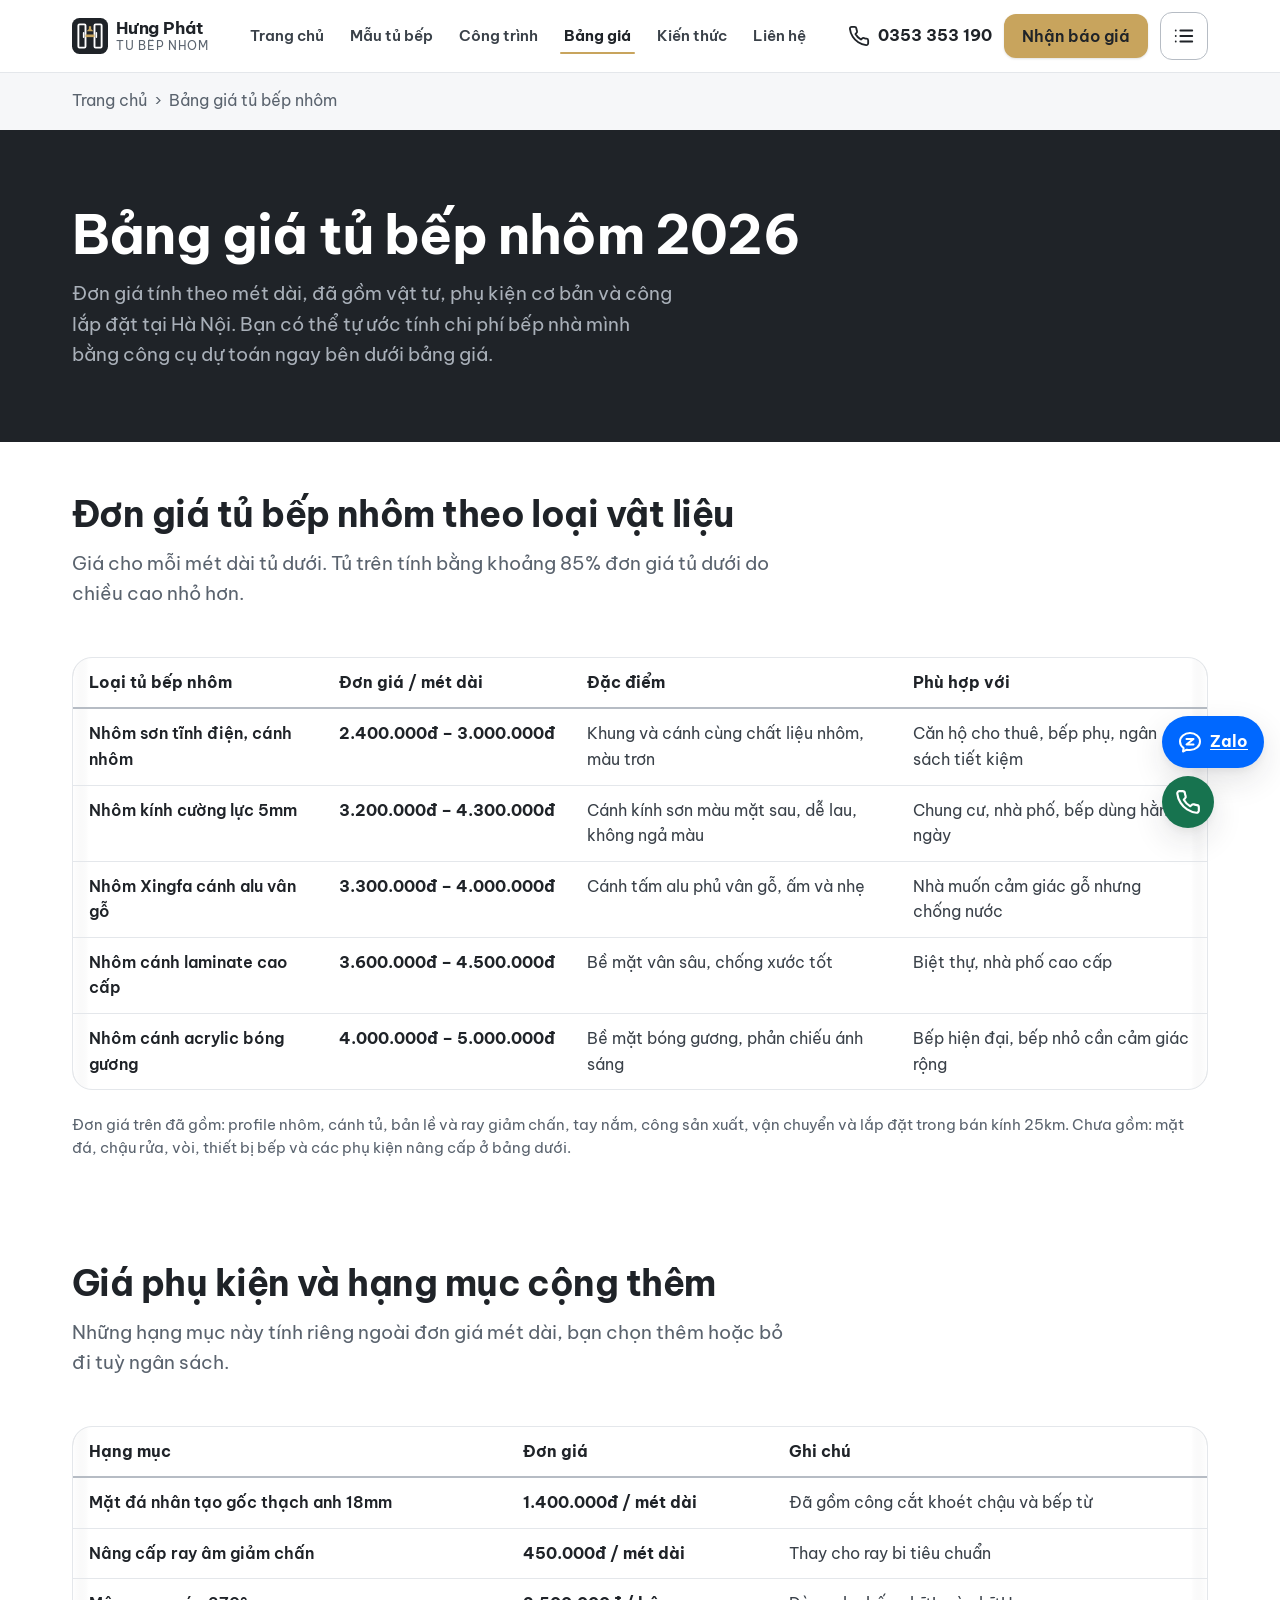
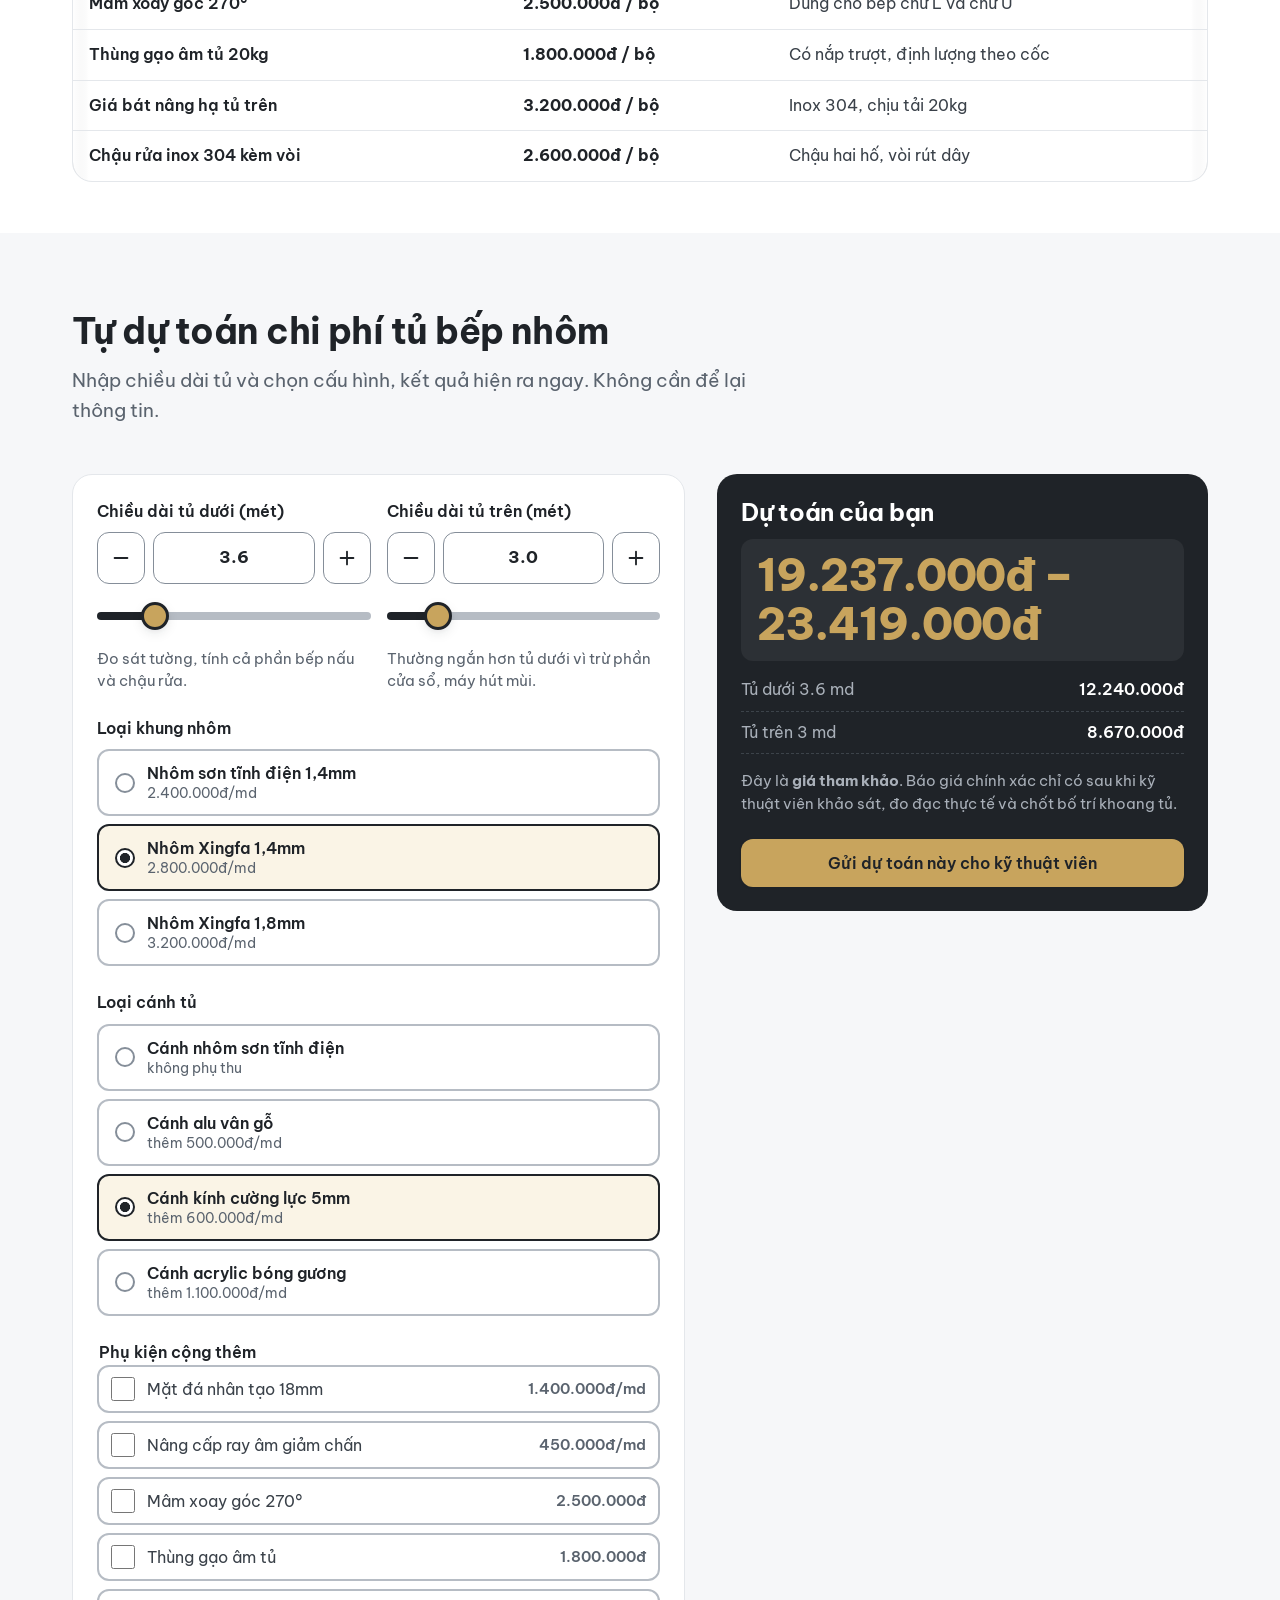
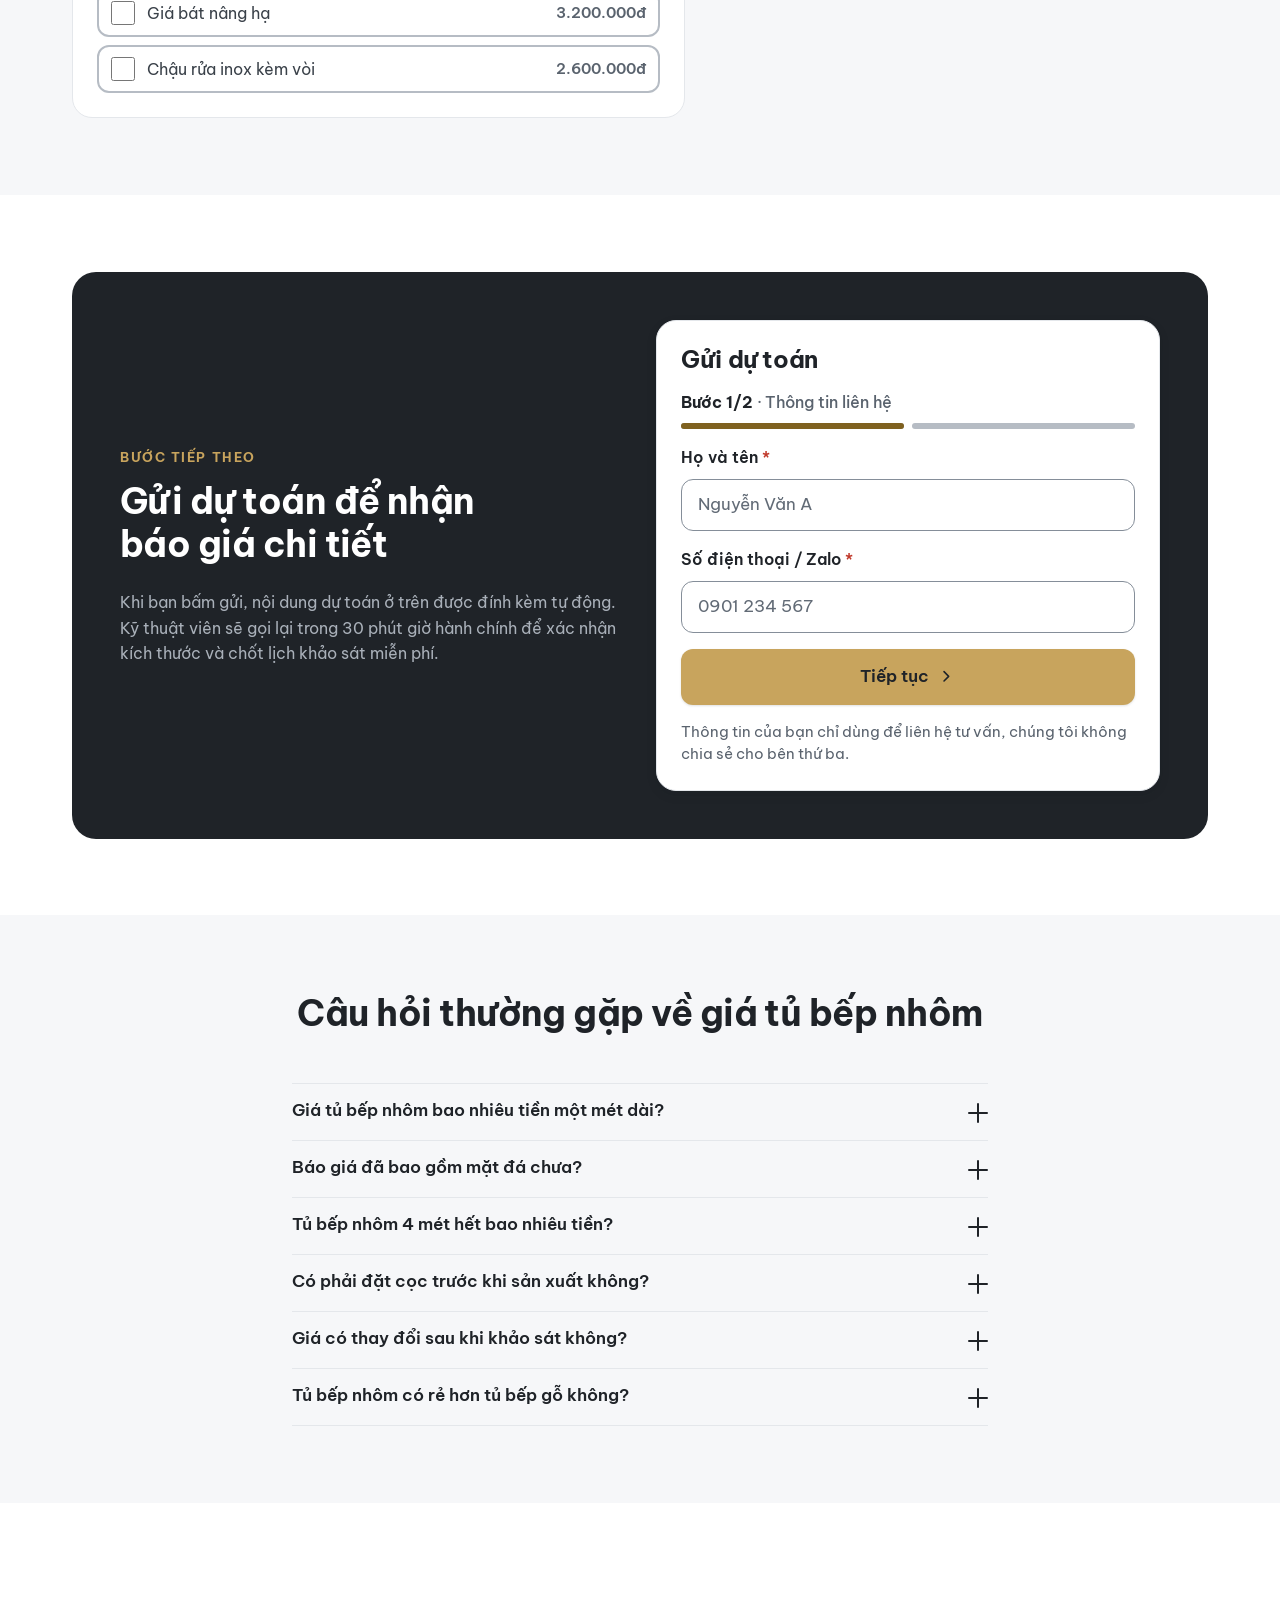
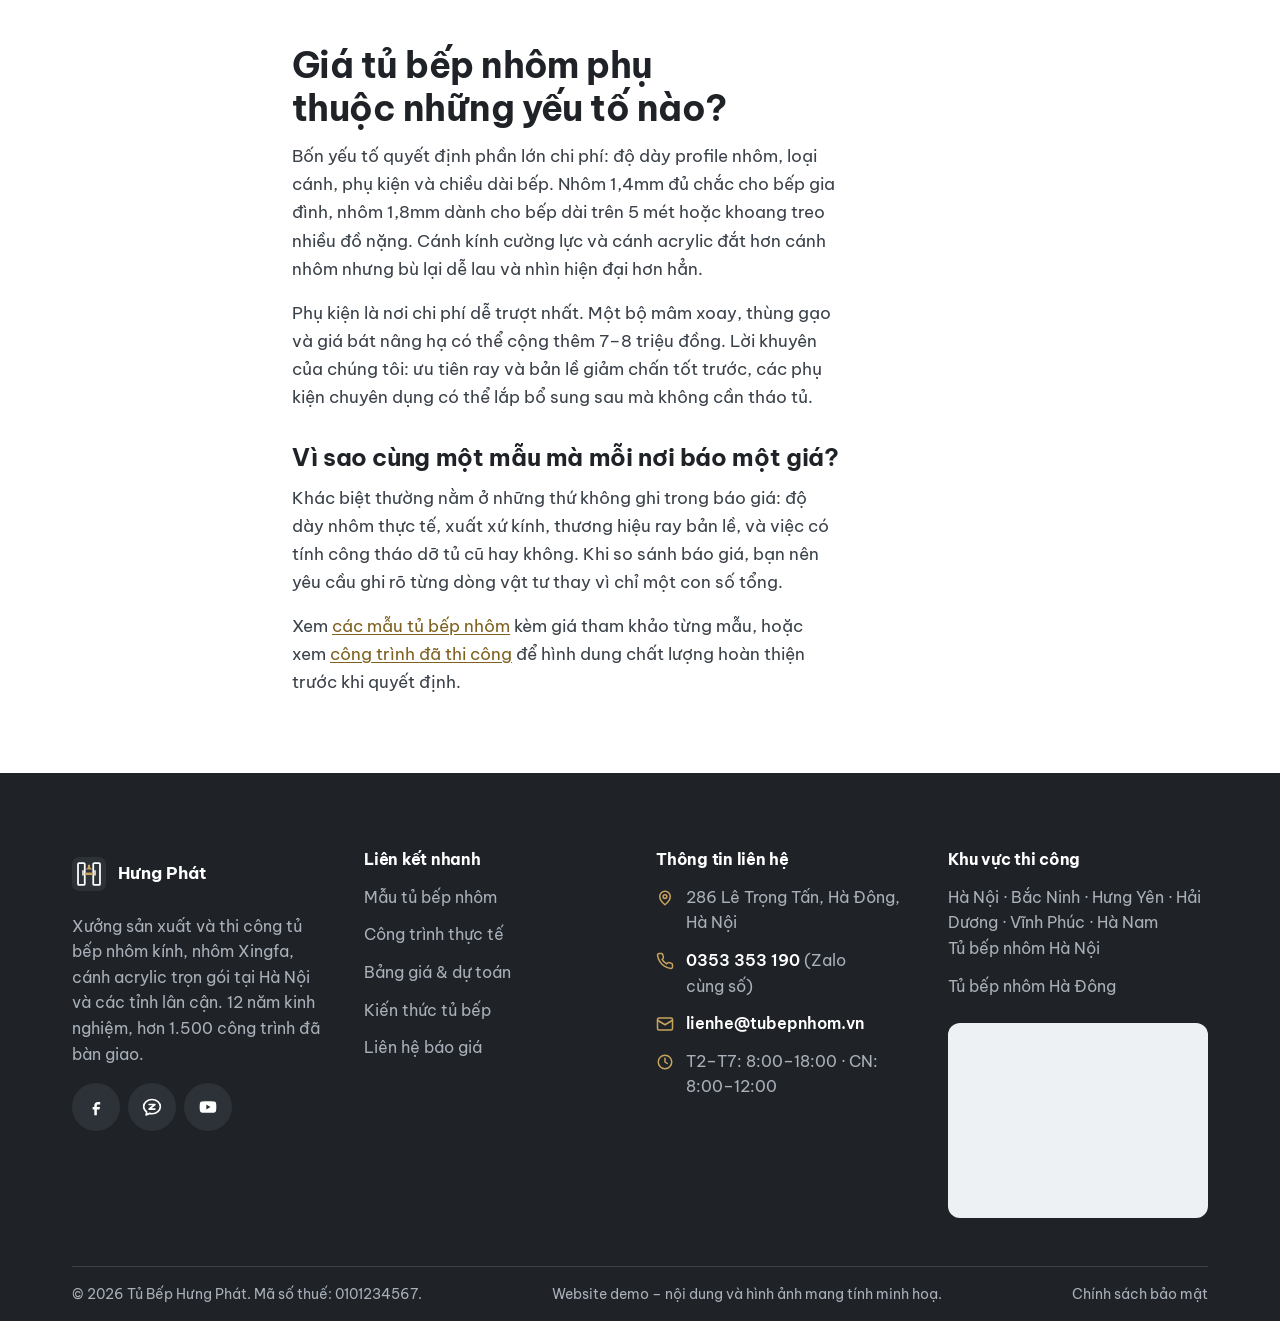
<file: bang-gia/index.html>
<!DOCTYPE html>
<html lang="vi">
<head>
<meta charset="UTF-8">
<meta name="viewport" content="width=device-width, initial-scale=1">

<title>Giá Tủ Bếp Nhôm 2026 | Bảng Giá Chi Tiết Theo Mét Dài</title>
<meta name="description" content="Bảng giá tủ bếp nhôm 2026 theo mét dài: nhôm sơn tĩnh điện từ 2.400.000đ, nhôm kính từ 3.200.000đ, cánh acrylic từ 4.000.000đ. Có công cụ tự dự toán chi phí.">
<link rel="canonical" href="https://tubepnhomhanoi.xyz/bang-gia/">
<meta name="robots" content="index, follow, max-image-preview:large">
<meta name="theme-color" content="#1F2328">

<meta property="og:type" content="website">
<meta property="og:locale" content="vi_VN">
<meta property="og:site_name" content="Tủ Bếp Hưng Phát">
<meta property="og:title" content="Giá Tủ Bếp Nhôm 2026 | Bảng Giá Chi Tiết Theo Mét Dài">
<meta property="og:description" content="Đơn giá tủ bếp nhôm theo từng loại vật liệu và công cụ tự dự toán chi phí bếp nhà bạn trong 30 giây.">
<meta property="og:url" content="https://tubepnhomhanoi.xyz/bang-gia/">
<meta property="og:image" content="https://images.unsplash.com/photo-1600585154340-be6161a56a0c?auto=format&amp;fit=crop&amp;w=1200&amp;h=630&amp;q=75">
<meta property="og:image:width" content="1200">
<meta property="og:image:height" content="630">
<meta property="og:image:alt" content="Tủ bếp nhôm kính hiện đại trong căn hộ">
<meta name="twitter:card" content="summary_large_image">
<meta name="twitter:title" content="Giá Tủ Bếp Nhôm 2026 | Bảng Giá Chi Tiết Theo Mét Dài">
<meta name="twitter:description" content="Đơn giá tủ bếp nhôm theo mét dài và công cụ tự dự toán chi phí.">
<meta name="twitter:image" content="https://images.unsplash.com/photo-1600585154340-be6161a56a0c?auto=format&amp;fit=crop&amp;w=1200&amp;h=630&amp;q=75">

<link rel="icon" href="../assets/icons/favicon.svg" type="image/svg+xml">
<link rel="apple-touch-icon" href="../assets/icons/favicon.svg">
<link rel="preconnect" href="https://fonts.googleapis.com">
<link rel="preconnect" href="https://fonts.gstatic.com" crossorigin>
<link rel="stylesheet" href="https://fonts.googleapis.com/css2?family=Be+Vietnam+Pro:wght@400;500;700&amp;display=swap" media="print" onload="this.media='all'">
<noscript><link rel="stylesheet" href="https://fonts.googleapis.com/css2?family=Be+Vietnam+Pro:wght@400;500;700&amp;display=swap"></noscript>
<link rel="stylesheet" href="../assets/css/style.min.css?v=98edd970">

<!-- Đánh dấu "JS đang chạy" để CSS bật nút menu mobile (tắt JS thì nút được ẩn, điều hướng bằng menu chân trang). -->
<script>document.documentElement.classList.add('js');
// Dự phòng: sau 4 giây mà main.js chưa chạy (window.KT chưa có) thì thêm html.js-fail để CSS trả lại form dạng đầy đủ.
setTimeout(function(){ if (!window.KT) document.documentElement.classList.add('js-fail'); }, 4000);</script>

<!--
  LƯU Ý HIỆU NĂNG: trang này là trang công cụ, nội dung chủ yếu là bảng và form.
  Vì vậy KHÔNG tải GSAP / ScrollTrigger / Lenis và KHÔNG dùng hiệu ứng cuộn,
  cũng không thêm class "js-anim" → nội dung hiển thị ngay, JS chỉ còn ~8KB.
-->

<script type="application/ld+json">
{
  "@context": "https://schema.org",
  "@graph": [
    {
      "@type": "HomeAndConstructionBusiness",
      "@id": "https://tubepnhomhanoi.xyz/#business",
      "name": "Tủ Bếp Hưng Phát",
      "url": "https://tubepnhomhanoi.xyz/",
      "telephone": "+84353353190",
      "email": "lienhe@tubepnhom.vn",
      "priceRange": "2.400.000đ - 5.500.000đ/mét dài",
      "address": {
        "@type": "PostalAddress",
        "streetAddress": "286 Lê Trọng Tấn",
        "addressLocality": "Hà Đông",
        "addressRegion": "Hà Nội",
        "postalCode": "100000",
        "addressCountry": "VN"
      },
      "geo": { "@type": "GeoCoordinates", "latitude": 20.9678555, "longitude": 105.7555075 },
      "areaServed": [
        { "@type": "City", "name": "Hà Nội" }, { "@type": "City", "name": "Bắc Ninh" },
        { "@type": "City", "name": "Hưng Yên" }, { "@type": "City", "name": "Hải Dương" },
        { "@type": "City", "name": "Vĩnh Phúc" }, { "@type": "City", "name": "Hà Nam" }
      ],
      "openingHoursSpecification": [
        { "@type": "OpeningHoursSpecification", "dayOfWeek": ["Monday","Tuesday","Wednesday","Thursday","Friday","Saturday"], "opens": "08:00", "closes": "18:00" },
        { "@type": "OpeningHoursSpecification", "dayOfWeek": "Sunday", "opens": "08:00", "closes": "12:00" }
      ]
    },
    {
      "@type": "BreadcrumbList",
      "itemListElement": [
        { "@type": "ListItem", "position": 1, "name": "Trang chủ", "item": "https://tubepnhomhanoi.xyz/" },
        { "@type": "ListItem", "position": 2, "name": "Bảng giá tủ bếp nhôm", "item": "https://tubepnhomhanoi.xyz/bang-gia/" }
      ]
    },
    {
      "@type": "FAQPage",
      "mainEntity": [
        {
          "@type": "Question",
          "name": "Giá tủ bếp nhôm bao nhiêu tiền một mét dài?",
          "acceptedAnswer": { "@type": "Answer", "text": "Tủ bếp nhôm sơn tĩnh điện từ 2.400.000đ/md, tủ bếp nhôm cánh alu từ 3.300.000đ/md, tủ bếp nhôm kính cường lực từ 3.200.000đ/md và cánh acrylic bóng gương từ 4.000.000đ/md. Giá đã gồm vật tư, phụ kiện cơ bản và công lắp đặt, chưa gồm mặt đá." }
        },
        {
          "@type": "Question",
          "name": "Báo giá tủ bếp nhôm đã bao gồm mặt đá chưa?",
          "acceptedAnswer": { "@type": "Answer", "text": "Chưa. Mặt đá nhân tạo gốc thạch anh dày 18mm được tính riêng, khoảng 1.400.000đ cho mỗi mét dài tủ dưới, đã gồm công cắt khoét chậu và bếp từ." }
        },
        {
          "@type": "Question",
          "name": "Tủ bếp nhôm 4 mét hết bao nhiêu tiền?",
          "acceptedAnswer": { "@type": "Answer", "text": "Một bếp chữ I dài 4 mét có đủ tủ trên và tủ dưới, khung nhôm Xingfa 1,4mm, cánh kính cường lực, thường rơi vào khoảng 25 đến 32 triệu đồng chưa gồm mặt đá. Bạn có thể dùng công cụ dự toán trên trang này để tính nhanh theo cấu hình của mình." }
        },
        {
          "@type": "Question",
          "name": "Có phải đặt cọc trước khi sản xuất không?",
          "acceptedAnswer": { "@type": "Answer", "text": "Có. Khách hàng đặt cọc 50% sau khi duyệt bản vẽ 3D, thanh toán 45% khi lắp đặt xong và giữ lại 5% trong 7 ngày chạy thử. Khảo sát và bản vẽ 3D hoàn toàn miễn phí." }
        },
        {
          "@type": "Question",
          "name": "Giá có thay đổi sau khi khảo sát không?",
          "acceptedAnswer": { "@type": "Answer", "text": "Giá trong hợp đồng là giá cuối cùng. Con số ước tính trên website chỉ dùng để tham khảo ngân sách; sau khi đo đạc thực tế, chúng tôi gửi bảng giá chi tiết từng hạng mục và không phát sinh nếu bạn không đổi thiết kế." }
        },
        {
          "@type": "Question",
          "name": "Tủ bếp nhôm có rẻ hơn tủ bếp gỗ không?",
          "acceptedAnswer": { "@type": "Answer", "text": "Ở cùng phân khúc, tủ bếp nhôm thường rẻ hơn tủ bếp gỗ tự nhiên từ 30% đến 50% và tương đương hoặc rẻ hơn một chút so với gỗ công nghiệp phủ acrylic, nhưng không bị phồng chân tủ khi ngấm nước." }
        }
      ]
    }
  ]
}
</script>
</head>

<body>
<svg class="sprite" width="0" height="0" aria-hidden="true" focusable="false">
  <symbol id="i-phone" viewBox="0 0 24 24"><path d="M22 16.9v3a2 2 0 0 1-2.2 2 19.8 19.8 0 0 1-8.6-3.1 19.5 19.5 0 0 1-6-6A19.8 19.8 0 0 1 2.1 4.2 2 2 0 0 1 4.1 2h3a2 2 0 0 1 2 1.7c.1 1 .4 1.9.7 2.8a2 2 0 0 1-.5 2.1L8.1 9.9a16 16 0 0 0 6 6l1.3-1.2a2 2 0 0 1 2.1-.5c.9.3 1.8.6 2.8.7a2 2 0 0 1 1.7 2Z"/></symbol>
  <symbol id="i-zalo" viewBox="0 0 24 24"><path d="M12 3C6.5 3 2 6.8 2 11.5c0 2.6 1.4 4.9 3.6 6.5L5 21.5l3.8-1.8c1 .3 2.1.4 3.2.4 5.5 0 10-3.8 10-8.6S17.5 3 12 3Z"/><path d="M8.5 9h7l-7 5.5h7"/></symbol>
  <symbol id="i-quote" viewBox="0 0 24 24"><path d="M9 3h6a1 1 0 0 1 1 1v1H8V4a1 1 0 0 1 1-1Z"/><path d="M16 5h2a2 2 0 0 1 2 2v13a2 2 0 0 1-2 2H6a2 2 0 0 1-2-2V7a2 2 0 0 1 2-2h2"/><path d="M8 12h8M8 16h5"/></symbol>
  <symbol id="i-menu" viewBox="0 0 24 24"><path d="M4 6h16M4 12h16M4 18h16"/></symbol>
  <symbol id="i-close" viewBox="0 0 24 24"><path d="M18 6 6 18M6 6l12 12"/></symbol>
  <symbol id="i-chevron-down" viewBox="0 0 24 24"><path d="m6 9 6 6 6-6"/></symbol>
  <symbol id="i-chevron-right" viewBox="0 0 24 24"><path d="m9 18 6-6-6-6"/></symbol>
  <symbol id="i-chevron-left" viewBox="0 0 24 24"><path d="m15 18-6-6 6-6"/></symbol>
  <symbol id="i-arrow-up" viewBox="0 0 24 24"><path d="M12 19V5M5 12l7-7 7 7"/></symbol>
  <symbol id="i-plus" viewBox="0 0 24 24"><path d="M12 5v14M5 12h14"/></symbol>
  <symbol id="i-minus" viewBox="0 0 24 24"><path d="M5 12h14"/></symbol>
  <symbol id="i-trash" viewBox="0 0 24 24"><path d="M3 6h18M8 6V4a1 1 0 0 1 1-1h6a1 1 0 0 1 1 1v2M19 6l-1 14a2 2 0 0 1-2 2H8a2 2 0 0 1-2-2L5 6M10 11v6M14 11v6"/></symbol>
  <symbol id="i-check" viewBox="0 0 24 24"><path d="M5 12.5 9.5 17 19 7"/></symbol>
  <symbol id="i-list" viewBox="0 0 24 24"><path d="M8 6h13M8 12h13M8 18h13M3 6h.01M3 12h.01M3 18h.01"/></symbol>
  <symbol id="i-filter" viewBox="0 0 24 24"><path d="M3 5h18l-7 8.5V20l-4-2v-4.5L3 5Z"/></symbol>
  <symbol id="i-pin" viewBox="0 0 24 24"><path d="M12 21s7-5.6 7-11a7 7 0 1 0-14 0c0 5.4 7 11 7 11Z"/><circle cx="12" cy="10" r="2.5"/></symbol>
  <symbol id="i-clock" viewBox="0 0 24 24"><circle cx="12" cy="12" r="9"/><path d="M12 7v5l3 2"/></symbol>
  <symbol id="i-star" viewBox="0 0 24 24"><path d="m12 3 2.7 5.6 6.1.9-4.4 4.3 1 6.1L12 17l-5.4 2.9 1-6.1L3.2 9.5l6.1-.9L12 3Z"/></symbol>
  <symbol id="i-image" viewBox="0 0 24 24"><rect x="3" y="4" width="18" height="16" rx="2"/><circle cx="9" cy="10" r="1.5"/><path d="m21 16-5-5-9 9"/></symbol>
  <symbol id="i-ruler" viewBox="0 0 24 24"><path d="M3 17 17 3l4 4L7 21l-4-4Z"/><path d="m7 13 2 2M10 10l2 2M13 7l2 2"/></symbol>
  <symbol id="i-mail" viewBox="0 0 24 24"><rect x="2" y="4" width="20" height="16" rx="2"/><path d="m2 7 10 6 10-6"/></symbol>
  <symbol id="i-facebook" viewBox="0 0 24 24"><path fill="currentColor" stroke="none" d="M14 9h3V6h-3c-2.2 0-4 1.8-4 4v2H8v3h2v7h3v-7h3l1-3h-4v-2c0-.6.4-1 1-1Z"/></symbol>
  <symbol id="i-youtube" viewBox="0 0 24 24"><path fill="currentColor" stroke="none" d="M22 12s0-3.2-.4-4.7a2.5 2.5 0 0 0-1.8-1.8C18.3 5 12 5 12 5s-6.3 0-7.8.5A2.5 2.5 0 0 0 2.4 7.3C2 8.8 2 12 2 12s0 3.2.4 4.7a2.5 2.5 0 0 0 1.8 1.8C5.7 19 12 19 12 19s6.3 0 7.8-.5a2.5 2.5 0 0 0 1.8-1.8C22 15.2 22 12 22 12ZM10 15V9l5 3-5 3Z"/></symbol>
</svg>
<a class="skip-link" href="#main">Bỏ qua, tới nội dung chính</a>

<header class="header">
  <div class="container header__inner">
    <a class="header__logo" href="../index.html" aria-label="Tủ Bếp Hưng Phát – về trang chủ">
      <svg viewBox="0 0 96 96" fill="none" aria-hidden="true" focusable="false"><rect width="96" height="96" rx="20" fill="#1F2328"/><rect x="17" y="17" width="19" height="62" rx="3" fill="none" stroke="#fff" stroke-width="5"/><rect x="60" y="17" width="19" height="62" rx="3" fill="none" stroke="#fff" stroke-width="5"/><path d="M31 39v12M65 39v12" stroke="#fff" stroke-width="4" stroke-linecap="round"/><rect x="36" y="44" width="24" height="7" fill="#C8A45D"/><path d="M45 22h6v7l6 6H39l6-6z" fill="#C8A45D"/></svg>
      <span class="header__logo-text">
        <span class="header__logo-name">Hưng Phát</span>
        <span class="header__logo-tag">Tủ bếp nhôm</span>
      </span>
    </a>

    <nav class="nav" id="main-nav" aria-label="Điều hướng chính">
      <ul class="nav__list">
        <li><a class="nav__link" href="../index.html">Trang chủ</a></li>
        <li><a class="nav__link" href="../mau-tu-bep/index.html">Mẫu tủ bếp</a></li>
        <li><a class="nav__link" href="../cong-trinh/index.html">Công trình</a></li>
        <li><a class="nav__link" href="../bang-gia/index.html" aria-current="page">Bảng giá</a></li>
        <li><a class="nav__link" href="../kien-thuc/index.html">Kiến thức</a></li>
        <li><a class="nav__link" href="../lien-he/index.html">Liên hệ</a></li>
      </ul>
      <div class="nav__cta">
        <a class="btn btn--outline btn--block" href="tel:0353353190"><svg class="icon" aria-hidden="true" focusable="false"><use href="#i-phone"/></svg> Gọi 0353 353 190</a>
        <a class="btn btn--outline btn--block" href="https://zalo.me/0353353190" target="_blank" rel="noopener"><svg class="icon" aria-hidden="true" focusable="false"><use href="#i-zalo"/></svg> Nhắn Zalo</a>
        <a class="btn btn--primary btn--block" href="../lien-he/index.html"><svg class="icon" aria-hidden="true" focusable="false"><use href="#i-quote"/></svg> Nhận báo giá</a>
      </div>
    </nav>

    <div class="header__actions">
      <a class="header__phone" href="tel:0353353190">
        <svg class="icon" aria-hidden="true" focusable="false"><use href="#i-phone"/></svg>
        <span>0353 353 190</span>
      </a>
      <a class="btn btn--primary" href="../lien-he/index.html">Nhận báo giá</a>
      <button class="quote-btn" type="button" data-quote-open aria-controls="quote-drawer" aria-expanded="false">
        <svg class="icon" aria-hidden="true" focusable="false"><use href="#i-list"/></svg>
        <span class="sr-only quote-btn__label">Danh sách báo giá</span>
        <span class="quote-btn__count" data-quote-count hidden>0</span>
      </button>
      <button class="nav-toggle" type="button" aria-expanded="false" aria-controls="main-nav" aria-label="Mở menu điều hướng">
        <span class="nav-toggle__bars" aria-hidden="true"></span>
      </button>
    </div>
  </div>
</header>
<div class="nav-overlay" aria-hidden="true"></div>

<main id="main" class="page" tabindex="-1">

  <nav class="breadcrumb" aria-label="Đường dẫn">
    <div class="container">
      <ol class="breadcrumb__list">
        <li class="breadcrumb__item"><a href="../index.html">Trang chủ</a></li>
        <li class="breadcrumb__item" aria-current="page">Bảng giá tủ bếp nhôm</li>
      </ol>
    </div>
  </nav>

  <section class="page-hero">
    <div class="container">
      <h1 class="page-hero__title">Bảng giá tủ bếp nhôm 2026</h1>
      <p class="page-hero__desc">
        Đơn giá tính theo mét dài, đã gồm vật tư, phụ kiện cơ bản và công lắp đặt tại Hà Nội.
        Bạn có thể tự ước tính chi phí bếp nhà mình bằng công cụ dự toán ngay bên dưới bảng giá.
      </p>
    </div>
  </section>

  <!-- ===================== BẢNG ĐƠN GIÁ ===================== -->
  <section class="section section--tight">
    <div class="container">
      <div class="section__head">
        <h2 class="section__title">Đơn giá tủ bếp nhôm theo loại vật liệu</h2>
        <p class="section__desc">Giá cho mỗi mét dài tủ dưới. Tủ trên tính bằng khoảng 85% đơn giá tủ dưới do chiều cao nhỏ hơn.</p>
      </div>

      <div class="table-wrap" tabindex="0" role="region" aria-label="Bảng đơn giá tủ bếp nhôm theo loại vật liệu, cuộn ngang để xem đủ cột">
        <table class="table table--cards" role="table">
          <caption class="sr-only">Bảng đơn giá tủ bếp nhôm theo loại vật liệu, tính trên mỗi mét dài</caption>
          <thead>
            <tr>
              <th scope="col" role="columnheader">Loại tủ bếp nhôm</th>
              <th scope="col" role="columnheader">Đơn giá / mét dài</th>
              <th scope="col" role="columnheader">Đặc điểm</th>
              <th scope="col" role="columnheader">Phù hợp với</th>
            </tr>
          </thead>
          <tbody>
            <tr role="row">
              <th scope="row" role="rowheader">Nhôm sơn tĩnh điện, cánh nhôm</th>
              <td class="table__price" role="cell" data-label="Đơn giá / mét dài">2.400.000đ – 3.000.000đ</td>
              <td role="cell" data-label="Đặc điểm">Khung và cánh cùng chất liệu nhôm, màu trơn</td>
              <td role="cell" data-label="Phù hợp với">Căn hộ cho thuê, bếp phụ, ngân sách tiết kiệm</td>
            </tr>
            <tr role="row">
              <th scope="row" role="rowheader">Nhôm kính cường lực 5mm</th>
              <td class="table__price" role="cell" data-label="Đơn giá / mét dài">3.200.000đ – 4.300.000đ</td>
              <td role="cell" data-label="Đặc điểm">Cánh kính sơn màu mặt sau, dễ lau, không ngả màu</td>
              <td role="cell" data-label="Phù hợp với">Chung cư, nhà phố, bếp dùng hằng ngày</td>
            </tr>
            <tr role="row">
              <th scope="row" role="rowheader">Nhôm Xingfa cánh alu vân gỗ</th>
              <td class="table__price" role="cell" data-label="Đơn giá / mét dài">3.300.000đ – 4.000.000đ</td>
              <td role="cell" data-label="Đặc điểm">Cánh tấm alu phủ vân gỗ, ấm và nhẹ</td>
              <td role="cell" data-label="Phù hợp với">Nhà muốn cảm giác gỗ nhưng chống nước</td>
            </tr>
            <tr role="row">
              <th scope="row" role="rowheader">Nhôm cánh laminate cao cấp</th>
              <td class="table__price" role="cell" data-label="Đơn giá / mét dài">3.600.000đ – 4.500.000đ</td>
              <td role="cell" data-label="Đặc điểm">Bề mặt vân sâu, chống xước tốt</td>
              <td role="cell" data-label="Phù hợp với">Biệt thự, nhà phố cao cấp</td>
            </tr>
            <tr role="row">
              <th scope="row" role="rowheader">Nhôm cánh acrylic bóng gương</th>
              <td class="table__price" role="cell" data-label="Đơn giá / mét dài">4.000.000đ – 5.000.000đ</td>
              <td role="cell" data-label="Đặc điểm">Bề mặt bóng gương, phản chiếu ánh sáng</td>
              <td role="cell" data-label="Phù hợp với">Bếp hiện đại, bếp nhỏ cần cảm giác rộng</td>
            </tr>
          </tbody>
        </table>
      </div>

      <p class="form__consent mt-5">
        Đơn giá trên đã gồm: profile nhôm, cánh tủ, bản lề và ray giảm chấn, tay nắm, công sản xuất, vận chuyển và lắp đặt trong bán kính 25km.
        Chưa gồm: mặt đá, chậu rửa, vòi, thiết bị bếp và các phụ kiện nâng cấp ở bảng dưới.
      </p>
    </div>
  </section>

  <!-- ===================== PHỤ KIỆN & HẠNG MỤC THÊM ===================== -->
  <section class="section section--tight">
    <div class="container">
      <div class="section__head">
        <h2 class="section__title">Giá phụ kiện và hạng mục cộng thêm</h2>
        <p class="section__desc">Những hạng mục này tính riêng ngoài đơn giá mét dài, bạn chọn thêm hoặc bỏ đi tuỳ ngân sách.</p>
      </div>

      <div class="table-wrap" tabindex="0" role="region" aria-label="Bảng giá phụ kiện và hạng mục cộng thêm, cuộn ngang để xem đủ cột">
        <table class="table table--cards" role="table">
          <caption class="sr-only">Bảng giá phụ kiện và hạng mục cộng thêm cho tủ bếp nhôm</caption>
          <thead>
            <tr>
              <th scope="col" role="columnheader">Hạng mục</th>
              <th scope="col" role="columnheader">Đơn giá</th>
              <th scope="col" role="columnheader">Ghi chú</th>
            </tr>
          </thead>
          <tbody>
            <tr role="row"><th scope="row" role="rowheader">Mặt đá nhân tạo gốc thạch anh 18mm</th><td class="table__price" role="cell" data-label="Đơn giá">1.400.000đ / mét dài</td><td role="cell" data-label="Ghi chú">Đã gồm công cắt khoét chậu và bếp từ</td></tr>
            <tr role="row"><th scope="row" role="rowheader">Nâng cấp ray âm giảm chấn</th><td class="table__price" role="cell" data-label="Đơn giá">450.000đ / mét dài</td><td role="cell" data-label="Ghi chú">Thay cho ray bi tiêu chuẩn</td></tr>
            <tr role="row"><th scope="row" role="rowheader">Mâm xoay góc 270°</th><td class="table__price" role="cell" data-label="Đơn giá">2.500.000đ / bộ</td><td role="cell" data-label="Ghi chú">Dùng cho bếp chữ L và chữ U</td></tr>
            <tr role="row"><th scope="row" role="rowheader">Thùng gạo âm tủ 20kg</th><td class="table__price" role="cell" data-label="Đơn giá">1.800.000đ / bộ</td><td role="cell" data-label="Ghi chú">Có nắp trượt, định lượng theo cốc</td></tr>
            <tr role="row"><th scope="row" role="rowheader">Giá bát nâng hạ tủ trên</th><td class="table__price" role="cell" data-label="Đơn giá">3.200.000đ / bộ</td><td role="cell" data-label="Ghi chú">Inox 304, chịu tải 20kg</td></tr>
            <tr role="row"><th scope="row" role="rowheader">Chậu rửa inox 304 kèm vòi</th><td class="table__price" role="cell" data-label="Đơn giá">2.600.000đ / bộ</td><td role="cell" data-label="Ghi chú">Chậu hai hố, vòi rút dây</td></tr>
          </tbody>
        </table>
      </div>
    </div>
  </section>

  <!-- ===================== CÔNG CỤ DỰ TOÁN ===================== -->
  <section class="section section--soft" id="du-toan">
    <div class="container">
      <div class="section__head">
        <h2 class="section__title">Tự dự toán chi phí tủ bếp nhôm</h2>
        <p class="section__desc">Nhập chiều dài tủ và chọn cấu hình, kết quả hiện ra ngay. Không cần để lại thông tin.</p>
      </div>

      <div class="estimator">
        <!-- Công cụ tính tại chỗ, không gửi dữ liệu đi đâu -->
        <form class="estimator__panel" id="estimator" novalidate>
          <div class="form__row">
            <div class="field">
              <label class="field__label" for="est-lower">Chiều dài tủ dưới (mét)</label>
              <input class="field__control" type="number" id="est-lower" name="lower" min="0" max="20" step="0.1" value="3.6" inputmode="decimal">
              <p class="field__hint">Đo sát tường, tính cả phần bếp nấu và chậu rửa.</p>
            </div>
            <div class="field">
              <label class="field__label" for="est-upper">Chiều dài tủ trên (mét)</label>
              <input class="field__control" type="number" id="est-upper" name="upper" min="0" max="20" step="0.1" value="3.0" inputmode="decimal">
              <p class="field__hint">Thường ngắn hơn tủ dưới vì trừ phần cửa sổ, máy hút mùi.</p>
            </div>
          </div>

          <div class="field">
            <label class="field__label" for="est-frame">Loại khung nhôm</label>
            <select class="field__control" id="est-frame" name="frame" data-choice="split">
              <option value="son-tinh-dien" data-price="2400000">Nhôm sơn tĩnh điện 1,4mm – 2.400.000đ/md</option>
              <option value="xingfa-14" data-price="2800000" selected>Nhôm Xingfa 1,4mm – 2.800.000đ/md</option>
              <option value="xingfa-18" data-price="3200000">Nhôm Xingfa 1,8mm – 3.200.000đ/md</option>
            </select>
          </div>

          <div class="field">
            <label class="field__label" for="est-door">Loại cánh tủ</label>
            <select class="field__control" id="est-door" name="door" data-choice="split">
              <option value="canh-nhom" data-price="0">Cánh nhôm sơn tĩnh điện – không phụ thu</option>
              <option value="canh-alu" data-price="500000">Cánh alu vân gỗ – thêm 500.000đ/md</option>
              <option value="canh-kinh" data-price="600000" selected>Cánh kính cường lực 5mm – thêm 600.000đ/md</option>
              <option value="canh-acrylic" data-price="1100000">Cánh acrylic bóng gương – thêm 1.100.000đ/md</option>
            </select>
          </div>

          <fieldset class="field" style="border:0;padding:0;margin:0">
            <legend class="field__label">Phụ kiện cộng thêm</legend>
            <div class="checkbox-group">
              <label class="checkbox">
                <input type="checkbox" name="extra" data-price="1400000" data-unit="md" data-label="Mặt đá nhân tạo 18mm">
                Mặt đá nhân tạo 18mm <span class="checkbox__price">1.400.000đ/md</span>
              </label>
              <label class="checkbox">
                <input type="checkbox" name="extra" data-price="450000" data-unit="md" data-label="Nâng cấp ray âm giảm chấn">
                Nâng cấp ray âm giảm chấn <span class="checkbox__price">450.000đ/md</span>
              </label>
              <label class="checkbox">
                <input type="checkbox" name="extra" data-price="2500000" data-label="Mâm xoay góc 270°">
                Mâm xoay góc 270° <span class="checkbox__price">2.500.000đ</span>
              </label>
              <label class="checkbox">
                <input type="checkbox" name="extra" data-price="1800000" data-label="Thùng gạo âm tủ">
                Thùng gạo âm tủ <span class="checkbox__price">1.800.000đ</span>
              </label>
              <label class="checkbox">
                <input type="checkbox" name="extra" data-price="3200000" data-label="Giá bát nâng hạ">
                Giá bát nâng hạ <span class="checkbox__price">3.200.000đ</span>
              </label>
              <label class="checkbox">
                <input type="checkbox" name="extra" data-price="2600000" data-label="Chậu rửa inox kèm vòi">
                Chậu rửa inox kèm vòi <span class="checkbox__price">2.600.000đ</span>
              </label>
            </div>
          </fieldset>
        </form>

        <aside class="estimator__result" aria-label="Kết quả dự toán">
          <h3>Dự toán của bạn</h3>
          <p class="estimator__total" id="est-total">0đ</p>
          <ul class="estimator__breakdown" id="est-breakdown">
            <li><span>Chưa nhập kích thước</span><span>—</span></li>
          </ul>
          <p class="estimator__note">
            Đây là <strong>giá tham khảo</strong>. Báo giá chính xác chỉ có sau khi kỹ thuật viên khảo sát,
            đo đạc thực tế và chốt bố trí khoang tủ.
          </p>
          <a class="btn btn--primary btn--block mt-5" href="#gui-du-toan">Gửi dự toán này cho kỹ thuật viên</a>
        </aside>
      </div>
    </div>
  </section>

  <!-- ===================== GỬI DỰ TOÁN ===================== -->
  <section class="section" id="gui-du-toan">
    <div class="container">
      <div class="cta-band">
        <div class="cta-band__grid">
          <div>
            <p class="eyebrow">Bước tiếp theo</p>
            <h2>Gửi dự toán để nhận báo giá chi tiết</h2>
            <p class="mt-5">Khi bạn bấm gửi, nội dung dự toán ở trên được đính kèm tự động. Kỹ thuật viên sẽ gọi lại trong 30 phút giờ hành chính để xác nhận kích thước và chốt lịch khảo sát miễn phí.</p>
          </div>

          <form class="form form--card" data-quote-form data-form-source="du-toan" novalidate>
            <h3>Gửi dự toán</h3>
            <div class="field">
              <label class="field__label" for="bg-name">Họ và tên <span class="req" aria-hidden="true">*</span></label>
              <input class="field__control" type="text" id="bg-name" name="name" autocomplete="name" autocapitalize="words" enterkeyhint="next" required placeholder="Nguyễn Văn A">
              <p class="field__error" aria-live="polite"></p>
            </div>
            <div class="field">
              <label class="field__label" for="bg-phone">Số điện thoại / Zalo <span class="req" aria-hidden="true">*</span></label>
              <input class="field__control" type="tel" id="bg-phone" name="phone" inputmode="tel" autocomplete="tel" enterkeyhint="next" required placeholder="0901 234 567">
              <p class="field__error" aria-live="polite"></p>
            </div>
            <div class="field">
              <label class="field__label" for="note">Ghi chú thêm</label>
              <textarea class="field__control" id="note" name="note" rows="3" autocomplete="off" placeholder="Bếp chữ L ở chung cư, muốn màu vân gỗ sáng."></textarea>
              <p class="field__error" aria-live="polite"></p>
            </div>

            <!-- Kết quả dự toán được JS ghi vào các ô ẩn dưới đây, gửi kèm lên Google Sheet -->
            <input type="hidden" id="est-size"  name="size"       value="">
            <input type="hidden" id="est-shape" name="shape"      value="">
            <input type="hidden" id="est-price" name="price"      value="">
            <input type="hidden" id="est-extra" name="note_extra" value="">

            <div class="form__hp" aria-hidden="true">
              <label for="bg-website">Để trống ô này</label>
              <input type="text" id="bg-website" name="website" tabindex="-1" autocomplete="off">
            </div>
            <div class="field field--check">
              <label class="check" for="bg-consent">
                <input type="checkbox" id="bg-consent" name="consent" value="1" required>
                <span>Tôi đồng ý để <strong>Tủ Bếp Hưng Phát</strong> liên hệ tư vấn và đã đọc
                  <a href="../chinh-sach-bao-mat/index.html">Chính sách bảo mật</a>.
                  <span class="req" aria-hidden="true">*</span></span>
              </label>
              <p class="field__error" aria-live="polite"></p>
            </div>

            <!-- Cloudflare Turnstile: chỉ hiện ra khi Cloudflare thấy nghi ngờ -->
            <div class="form__turnstile" data-turnstile></div>

            <button class="btn btn--primary btn--lg btn--block" type="submit">Gửi dự toán &amp; nhận báo giá</button>
            <p class="form__status" hidden></p>
            <p class="form__consent">Thông tin của bạn chỉ dùng để liên hệ tư vấn, chúng tôi không chia sẻ cho bên thứ ba.</p>
          </form>
        </div>
      </div>
    </div>
  </section>

  <!-- ===================== CÂU HỎI VỀ GIÁ ===================== -->
  <section class="section section--soft">
    <div class="container container--narrow">
      <div class="section__head section__head--center">
        <h2 class="section__title">Câu hỏi thường gặp về giá tủ bếp nhôm</h2>
      </div>

      <div class="faq">
        <div class="faq__item">
          <h3><button class="faq__q" type="button" aria-expanded="false" aria-controls="faq-g1" id="faq-btn-g1">
            Giá tủ bếp nhôm bao nhiêu tiền một mét dài?<span class="faq__icon" aria-hidden="true"></span>
          </button></h3>
          <div class="faq__panel" id="faq-g1" role="region" aria-labelledby="faq-btn-g1" hidden>
            <div class="faq__panel-inner"><p>Tủ bếp nhôm sơn tĩnh điện từ 2.400.000đ/md, cánh alu từ 3.300.000đ/md, nhôm kính cường lực từ 3.200.000đ/md và cánh acrylic bóng gương từ 4.000.000đ/md. Giá đã gồm vật tư, phụ kiện cơ bản và công lắp đặt, chưa gồm mặt đá.</p></div>
          </div>
        </div>

        <div class="faq__item">
          <h3><button class="faq__q" type="button" aria-expanded="false" aria-controls="faq-g2" id="faq-btn-g2">
            Báo giá đã bao gồm mặt đá chưa?<span class="faq__icon" aria-hidden="true"></span>
          </button></h3>
          <div class="faq__panel" id="faq-g2" role="region" aria-labelledby="faq-btn-g2" hidden>
            <div class="faq__panel-inner"><p>Chưa. Mặt đá nhân tạo gốc thạch anh dày 18mm tính riêng khoảng 1.400.000đ cho mỗi mét dài tủ dưới, đã gồm công cắt khoét chậu rửa và bếp từ.</p></div>
          </div>
        </div>

        <div class="faq__item">
          <h3><button class="faq__q" type="button" aria-expanded="false" aria-controls="faq-g3" id="faq-btn-g3">
            Tủ bếp nhôm 4 mét hết bao nhiêu tiền?<span class="faq__icon" aria-hidden="true"></span>
          </button></h3>
          <div class="faq__panel" id="faq-g3" role="region" aria-labelledby="faq-btn-g3" hidden>
            <div class="faq__panel-inner"><p>Một bếp chữ I dài 4 mét có đủ tủ trên và tủ dưới, khung nhôm Xingfa 1,4mm, cánh kính cường lực thường rơi vào khoảng 25 – 32 triệu đồng chưa gồm mặt đá. Hãy nhập số đo của bạn vào <a href="#du-toan">công cụ dự toán</a> để có con số sát hơn.</p></div>
          </div>
        </div>

        <div class="faq__item">
          <h3><button class="faq__q" type="button" aria-expanded="false" aria-controls="faq-g4" id="faq-btn-g4">
            Có phải đặt cọc trước khi sản xuất không?<span class="faq__icon" aria-hidden="true"></span>
          </button></h3>
          <div class="faq__panel" id="faq-g4" role="region" aria-labelledby="faq-btn-g4" hidden>
            <div class="faq__panel-inner"><p>Có. Bạn đặt cọc 50% sau khi duyệt bản vẽ 3D, thanh toán 45% khi lắp đặt xong và giữ lại 5% trong 7 ngày chạy thử. Khảo sát và bản vẽ 3D hoàn toàn miễn phí.</p></div>
          </div>
        </div>

        <div class="faq__item">
          <h3><button class="faq__q" type="button" aria-expanded="false" aria-controls="faq-g5" id="faq-btn-g5">
            Giá có thay đổi sau khi khảo sát không?<span class="faq__icon" aria-hidden="true"></span>
          </button></h3>
          <div class="faq__panel" id="faq-g5" role="region" aria-labelledby="faq-btn-g5" hidden>
            <div class="faq__panel-inner"><p>Giá ghi trong hợp đồng là giá cuối cùng. Con số trên website chỉ để bạn ước lượng ngân sách; sau khi đo đạc thực tế chúng tôi gửi bảng giá chi tiết từng hạng mục và không phát sinh nếu bạn không đổi thiết kế.</p></div>
          </div>
        </div>

        <div class="faq__item">
          <h3><button class="faq__q" type="button" aria-expanded="false" aria-controls="faq-g6" id="faq-btn-g6">
            Tủ bếp nhôm có rẻ hơn tủ bếp gỗ không?<span class="faq__icon" aria-hidden="true"></span>
          </button></h3>
          <div class="faq__panel" id="faq-g6" role="region" aria-labelledby="faq-btn-g6" hidden>
            <div class="faq__panel-inner"><p>Ở cùng phân khúc, tủ bếp nhôm rẻ hơn gỗ tự nhiên khoảng 30–50% và tương đương gỗ công nghiệp phủ acrylic, nhưng không phồng chân tủ khi ngấm nước. Đọc thêm bài <a href="../kien-thuc/so-sanh-tu-bep-nhom-va-tu-bep-go.html">so sánh tủ bếp nhôm và tủ bếp gỗ</a>.</p></div>
          </div>
        </div>
      </div>
    </div>
  </section>

  <!-- ===================== NỘI DUNG SEO ===================== -->
  <section class="section">
    <div class="container container--narrow">
      <div class="prose">
        <h2>Giá tủ bếp nhôm phụ thuộc những yếu tố nào?</h2>
        <p>Bốn yếu tố quyết định phần lớn chi phí: độ dày profile nhôm, loại cánh, phụ kiện và chiều dài bếp. Nhôm 1,4mm đủ chắc cho bếp gia đình, nhôm 1,8mm dành cho bếp dài trên 5 mét hoặc khoang treo nhiều đồ nặng. Cánh kính cường lực và cánh acrylic đắt hơn cánh nhôm nhưng bù lại dễ lau và nhìn hiện đại hơn hẳn.</p>

        <p>Phụ kiện là nơi chi phí dễ trượt nhất. Một bộ mâm xoay, thùng gạo và giá bát nâng hạ có thể cộng thêm 7–8 triệu đồng. Lời khuyên của chúng tôi: ưu tiên ray và bản lề giảm chấn tốt trước, các phụ kiện chuyên dụng có thể lắp bổ sung sau mà không cần tháo tủ.</p>

        <h3>Vì sao cùng một mẫu mà mỗi nơi báo một giá?</h3>
        <p>Khác biệt thường nằm ở những thứ không ghi trong báo giá: độ dày nhôm thực tế, xuất xứ kính, thương hiệu ray bản lề, và việc có tính công tháo dỡ tủ cũ hay không. Khi so sánh báo giá, bạn nên yêu cầu ghi rõ từng dòng vật tư thay vì chỉ một con số tổng.</p>

        <p>Xem <a href="../mau-tu-bep/index.html">các mẫu tủ bếp nhôm</a> kèm giá tham khảo từng mẫu, hoặc xem <a href="../cong-trinh/index.html">công trình đã thi công</a> để hình dung chất lượng hoàn thiện trước khi quyết định.</p>
      </div>
    </div>
  </section>
</main>

<footer class="footer">
  <div class="container">
    <div class="footer__grid">
      <div>
        <a class="footer__logo" href="../index.html" aria-label="Tủ Bếp Hưng Phát – về trang chủ">
          <svg viewBox="0 0 96 96" fill="none" aria-hidden="true"><rect width="96" height="96" rx="20" fill="#2C3238"/><rect x="17" y="17" width="19" height="62" rx="3" fill="none" stroke="#fff" stroke-width="5"/><rect x="60" y="17" width="19" height="62" rx="3" fill="none" stroke="#fff" stroke-width="5"/><path d="M31 39v12M65 39v12" stroke="#fff" stroke-width="4" stroke-linecap="round"/><rect x="36" y="44" width="24" height="7" fill="#C8A45D"/><path d="M45 22h6v7l6 6H39l6-6z" fill="#C8A45D"/></svg>
          <span class="footer__logo-name">Hưng Phát</span>
        </a>
        <p>Xưởng sản xuất và thi công tủ bếp nhôm kính, nhôm Xingfa, cánh acrylic trọn gói tại Hà Nội và các tỉnh lân cận. 12 năm kinh nghiệm, hơn 1.500 công trình đã bàn giao.</p>
        <div class="footer__social">
          <a href="https://www.facebook.com/" aria-label="Facebook của Tủ Bếp Hưng Phát" rel="noopener" target="_blank"><svg class="icon" aria-hidden="true" focusable="false"><use href="#i-facebook"/></svg></a>
          <a href="https://zalo.me/0353353190" aria-label="Zalo của Tủ Bếp Hưng Phát" rel="noopener" target="_blank"><svg class="icon" aria-hidden="true" focusable="false"><use href="#i-zalo"/></svg></a>
          <a href="https://www.youtube.com/" aria-label="Kênh YouTube của Tủ Bếp Hưng Phát" rel="noopener" target="_blank"><svg class="icon" aria-hidden="true" focusable="false"><use href="#i-youtube"/></svg></a>
        </div>
      </div>

      <nav aria-label="Liên kết nhanh">
        <h2 class="footer__title">Liên kết nhanh</h2>
        <ul class="footer__list">
          <li><a href="../mau-tu-bep/index.html">Mẫu tủ bếp nhôm</a></li>
          <li><a href="../cong-trinh/index.html">Công trình thực tế</a></li>
          <li><a href="../bang-gia/index.html">Bảng giá &amp; dự toán</a></li>
          <li><a href="../kien-thuc/index.html">Kiến thức tủ bếp</a></li>
          <li><a href="../lien-he/index.html">Liên hệ báo giá</a></li>
        </ul>
      </nav>

      <div>
        <h2 class="footer__title">Thông tin liên hệ</h2>
        <ul class="footer__list footer__contact">
          <li><svg class="icon" aria-hidden="true" focusable="false"><use href="#i-pin"/></svg>
            <span>286 Lê Trọng Tấn, Hà Đông, Hà Nội</span></li>
          <li><svg class="icon" aria-hidden="true" focusable="false"><use href="#i-phone"/></svg>
            <span><a href="tel:0353353190">0353 353 190</a> (Zalo cùng số)</span></li>
          <li><svg class="icon" aria-hidden="true" focusable="false"><use href="#i-mail"/></svg>
            <span><a href="mailto:lienhe@tubepnhom.vn">lienhe@tubepnhom.vn</a></span></li>
          <li><svg class="icon" aria-hidden="true" focusable="false"><use href="#i-clock"/></svg>
            <span>T2–T7: 8:00–18:00 · CN: 8:00–12:00</span></li>
        </ul>
      </div>

      <div>
        <h2 class="footer__title">Khu vực thi công</h2>
        <p>Hà Nội · Bắc Ninh · Hưng Yên · Hải Dương · Vĩnh Phúc · Hà Nam</p>
        <ul class="footer__list mt-4"><li><a href="../index.html">Tủ bếp nhôm Hà Nội</a></li><li><a href="../tu-bep-nhom-ha-dong/index.html">Tủ bếp nhôm Hà Đông</a></li></ul>
        <!-- Bản đồ chỉ tải khi người dùng cuộn tới hoặc bấm vào (tiết kiệm băng thông) -->
        <div class="footer__map map-embed ratio ratio--4x3 mt-5"
             data-map-src="https://www.google.com/maps?q=286+L%C3%AA+Tr%E1%BB%8Dng+T%E1%BA%A5n,+H%C3%A0+%C4%90%C3%B4ng,+H%C3%A0+N%E1%BB%99i&amp;hl=vi&amp;z=15&amp;output=embed"
             data-map-title="Bản đồ đường tới xưởng tủ bếp nhôm Hưng Phát">
          <button class="map-embed__placeholder" type="button">
            <svg class="icon" aria-hidden="true" focusable="false"><use href="#i-pin"/></svg>
            Bấm để xem bản đồ xưởng
          </button>
        </div>
      </div>
    </div>

    <div class="footer__bottom">
      <p>© <span data-current-year>2026</span> Tủ Bếp Hưng Phát. Mã số thuế: 0101234567.</p>
      <p>Website demo – nội dung và hình ảnh mang tính minh hoạ.</p>
      <p><a href="../chinh-sach-bao-mat/index.html">Chính sách bảo mật</a></p>
    </div>
  </div>
</footer>

<div class="floating">
  <a class="floating__btn floating__btn--zalo" href="https://zalo.me/0353353190" target="_blank" rel="noopener" aria-label="Nhắn tin Zalo tới 0353 353 190">
    <svg class="icon" aria-hidden="true" focusable="false"><use href="#i-zalo"/></svg>
    <span class="floating__label">Zalo</span>
  </a>
  <a class="floating__btn floating__btn--mess" href="https://m.me/" target="_blank" rel="noopener" aria-label="Nhắn tin qua Messenger">
    <svg viewBox="0 0 24 24" fill="currentColor" aria-hidden="true"><path d="M12 2C6.5 2 2 6.1 2 11.2c0 2.9 1.4 5.4 3.7 7.1V22l3.4-1.9c.9.3 1.9.4 2.9.4 5.5 0 10-4.1 10-9.3S17.5 2 12 2Zm1 12.1-2.6-2.7-5 2.7 5.5-5.8 2.6 2.7 4.9-2.7-5.4 5.8Z"/></svg>
  </a>
  <a class="floating__btn floating__btn--phone" href="tel:0353353190" aria-label="Gọi ngay 0353 353 190">
    <svg class="icon" aria-hidden="true" focusable="false"><use href="#i-phone"/></svg>
  </a>
  <button class="to-top" type="button" aria-label="Lên đầu trang">
    <svg class="icon" aria-hidden="true" focusable="false"><use href="#i-arrow-up"/></svg>
  </button>
</div>

<div class="mobile-bar mobile-bar--shared" data-bottom-bar role="group" aria-label="Liên hệ nhanh">
  <a class="btn btn--outline mobile-bar__btn" href="tel:0353353190"><svg class="icon" aria-hidden="true" focusable="false"><use href="#i-phone"/></svg><span>Gọi ngay</span></a>
  <a class="btn btn--outline mobile-bar__btn" href="https://zalo.me/0353353190" target="_blank" rel="noopener"><svg class="icon" aria-hidden="true" focusable="false"><use href="#i-zalo"/></svg><span>Zalo</span></a>
  <a class="btn btn--primary mobile-bar__btn mobile-bar__btn--quote" href="#gui-du-toan"><svg class="icon" aria-hidden="true" focusable="false"><use href="#i-quote"/></svg><span>Nhận báo giá</span></a>
</div>

<!-- Trang công cụ: chỉ cần main.js (~8KB gzip), không tải thư viện animation nào -->
<!-- Cấu hình (URL Google Apps Script, Turnstile) – phải nạp TRƯỚC main.js -->
<script src="../assets/js/config.js" defer></script>
<script src="../assets/js/main.js" defer></script>
<script src="../assets/js/estimator.js" defer></script>

<!-- ================== DANH SÁCH BÁO GIÁ (thay cho giỏ hàng) – bottom sheet ================== -->
<div class="sheet quote-sheet" id="quote-drawer" hidden>
  <div class="sheet__backdrop" data-sheet-close></div>
  <div class="sheet__panel" role="dialog" aria-modal="true" aria-labelledby="quote-drawer-title">
    <span class="sheet__grab" aria-hidden="true"></span>
    <div class="sheet__head">
      <h2 class="sheet__title" id="quote-drawer-title" tabindex="-1">Danh sách báo giá</h2>
      <button class="sheet__close" type="button" data-sheet-close aria-label="Đóng danh sách báo giá"><svg class="icon" aria-hidden="true" focusable="false"><use href="#i-close"/></svg></button>
    </div>

    <div class="sheet__body">
      <p class="quote-drawer__success" data-quote-success hidden>
        Cảm ơn bạn! Chúng tôi đã nhận được danh sách mẫu bạn quan tâm và sẽ gọi lại trong vòng 30 phút (giờ hành chính).
      </p>

      <ul class="quote-list" data-quote-items></ul>

      <div class="quote-empty" data-quote-empty>
        <span class="quote-empty__icon" aria-hidden="true"><svg class="icon" focusable="false"><use href="#i-list"/></svg></span>
        <p class="quote-empty__text">
          Bạn chưa chọn mẫu tủ nào. Hãy bấm <strong>“Thêm vào danh sách báo giá”</strong> ở những mẫu bạn thích,
          chúng tôi sẽ báo giá trọn gói cho cả danh sách.
        </p>
        <a class="btn btn--primary" href="../mau-tu-bep/index.html">Xem mẫu tủ bếp</a>
      </div>

      <form class="form" data-quote-form data-form-source="danh-sach-bao-gia" novalidate hidden>
        <!-- Tên các mẫu đã chọn được JS ghi vào đây trước khi gửi -->
        <input type="hidden" name="models" value="">

        <div class="field">
          <label class="field__label" for="qd-name">Họ và tên <span class="req" aria-hidden="true">*</span></label>
          <input class="field__control" type="text" id="qd-name" name="name" autocomplete="name" autocapitalize="words" enterkeyhint="next" required placeholder="Nguyễn Văn A">
          <p class="field__error" aria-live="polite"></p>
        </div>

        <div class="field">
          <label class="field__label" for="qd-phone">Số điện thoại / Zalo <span class="req" aria-hidden="true">*</span></label>
          <input class="field__control" type="tel" id="qd-phone" name="phone" inputmode="tel" autocomplete="tel" enterkeyhint="next" required placeholder="0901 234 567">
          <p class="field__error" aria-live="polite"></p>
        </div>

        <div class="field">
          <label class="field__label" for="qd-note">Ghi chú</label>
          <textarea class="field__control" id="qd-note" name="note" rows="3" autocomplete="off" placeholder="Bếp chữ L khoảng 4m, muốn xem thêm màu vân gỗ sáng."></textarea>
          <p class="field__error" aria-live="polite"></p>
        </div>

        <div class="form__hp" aria-hidden="true">
          <label for="qd-website">Để trống ô này</label>
          <input type="text" id="qd-website" name="website" tabindex="-1" autocomplete="off">
        </div>

        <div class="field field--check">
          <label class="check" for="qd-consent">
            <input type="checkbox" id="qd-consent" name="consent" value="1" required>
            <span>Tôi đồng ý để <strong>Tủ Bếp Hưng Phát</strong> liên hệ tư vấn và đã đọc
              <a href="../chinh-sach-bao-mat/index.html">Chính sách bảo mật</a>.
              <span class="req" aria-hidden="true">*</span></span>
          </label>
          <p class="field__error" aria-live="polite"></p>
        </div>

        <!-- Cloudflare Turnstile: chỉ hiện ra khi Cloudflare thấy nghi ngờ -->
        <div class="form__turnstile" data-turnstile></div>

        <button class="btn btn--primary btn--lg btn--block" type="submit">Gửi yêu cầu báo giá</button>
        <p class="form__status" hidden></p>
        <p class="form__consent">
          Giá trên website là giá tham khảo. Giá chính xác chỉ có sau khi kỹ thuật viên khảo sát,
          đo đạc thực tế tại nhà bạn (miễn phí).
        </p>
      </form>
    </div>
  </div>
</div>
</body>
</html>
</file>
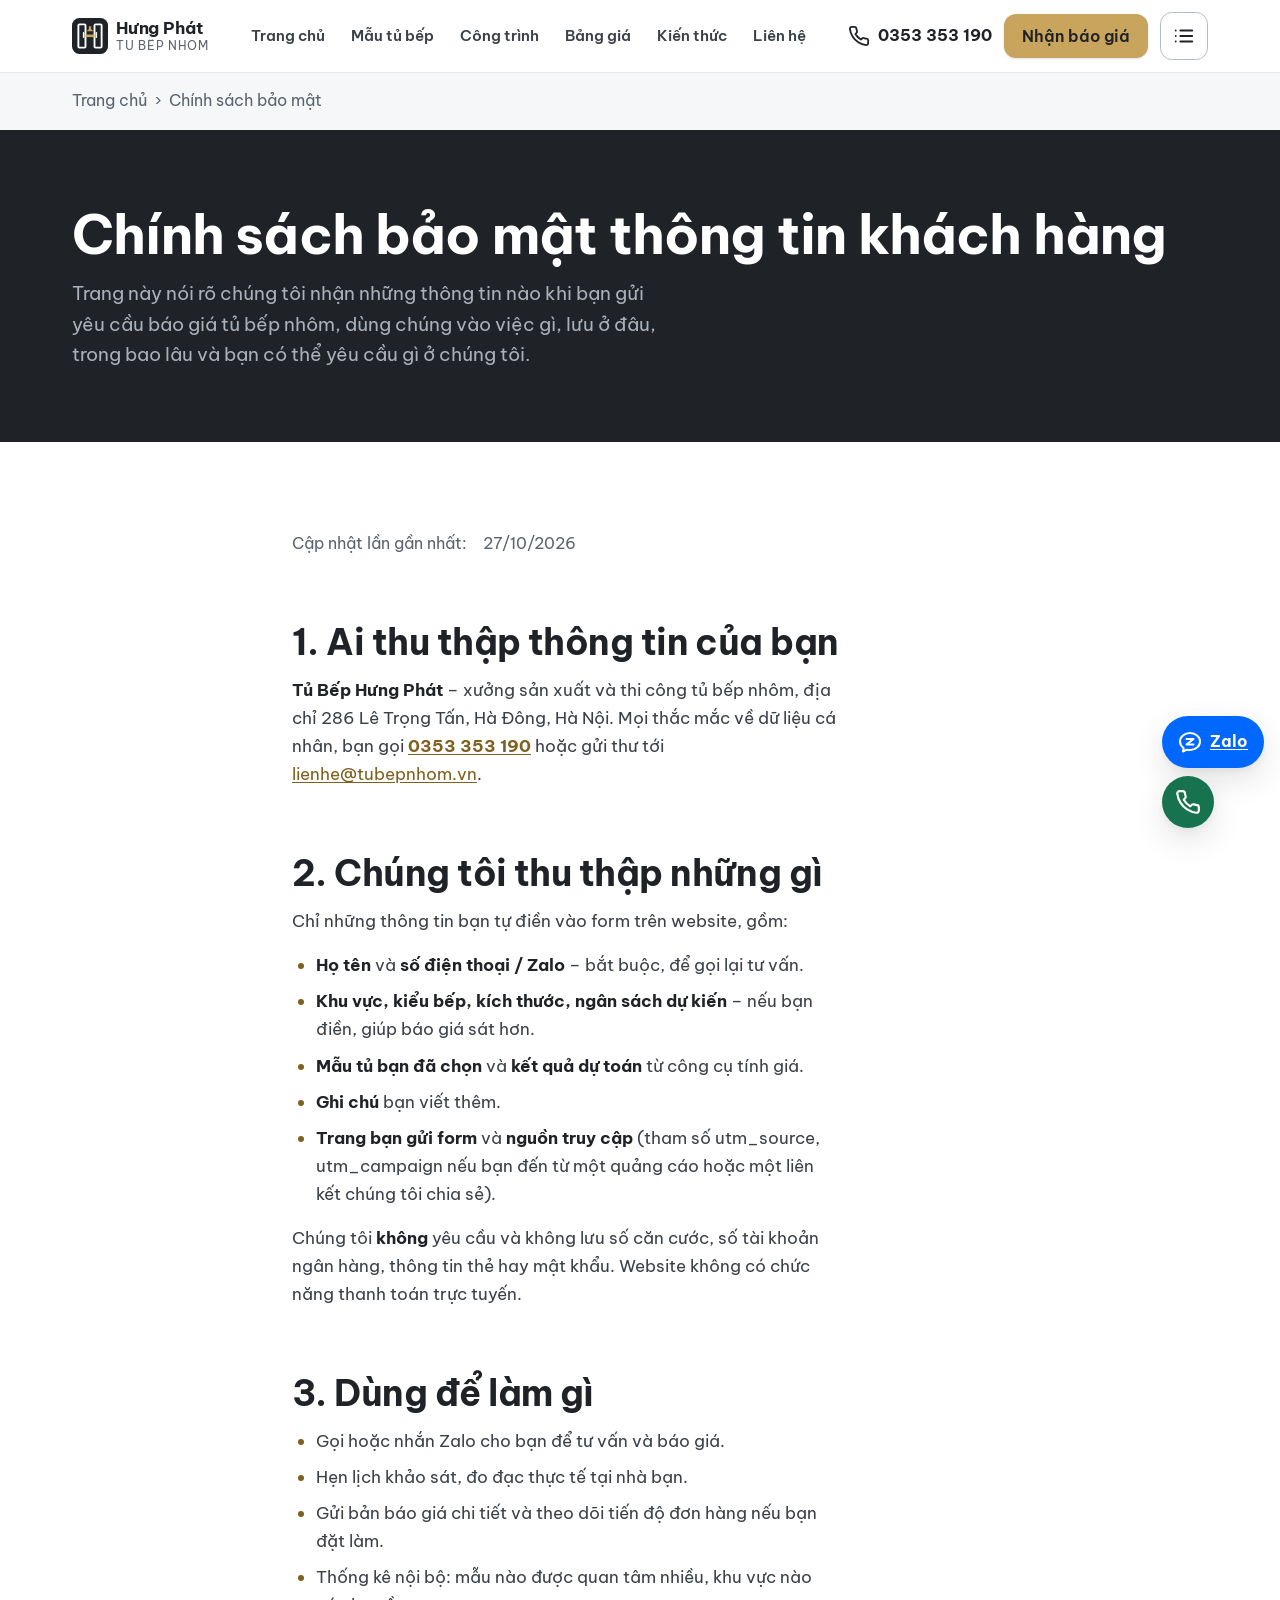
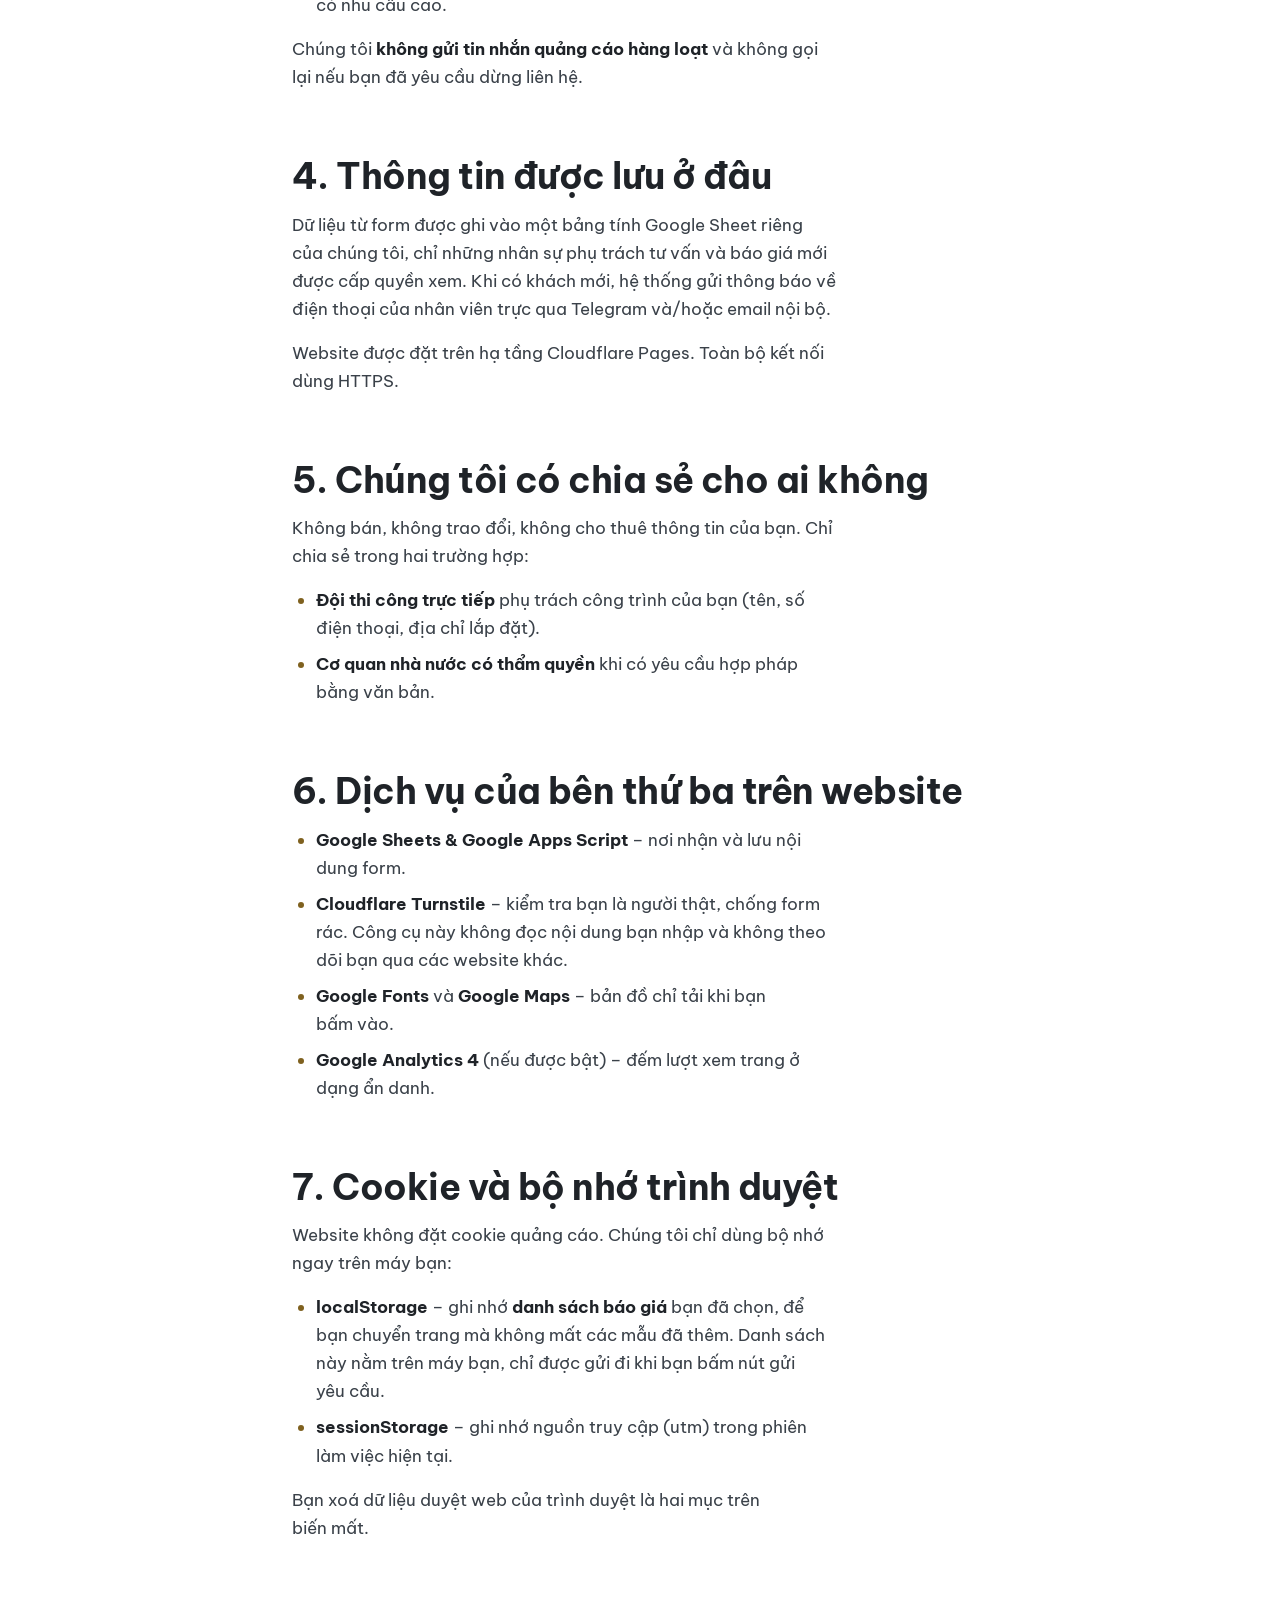
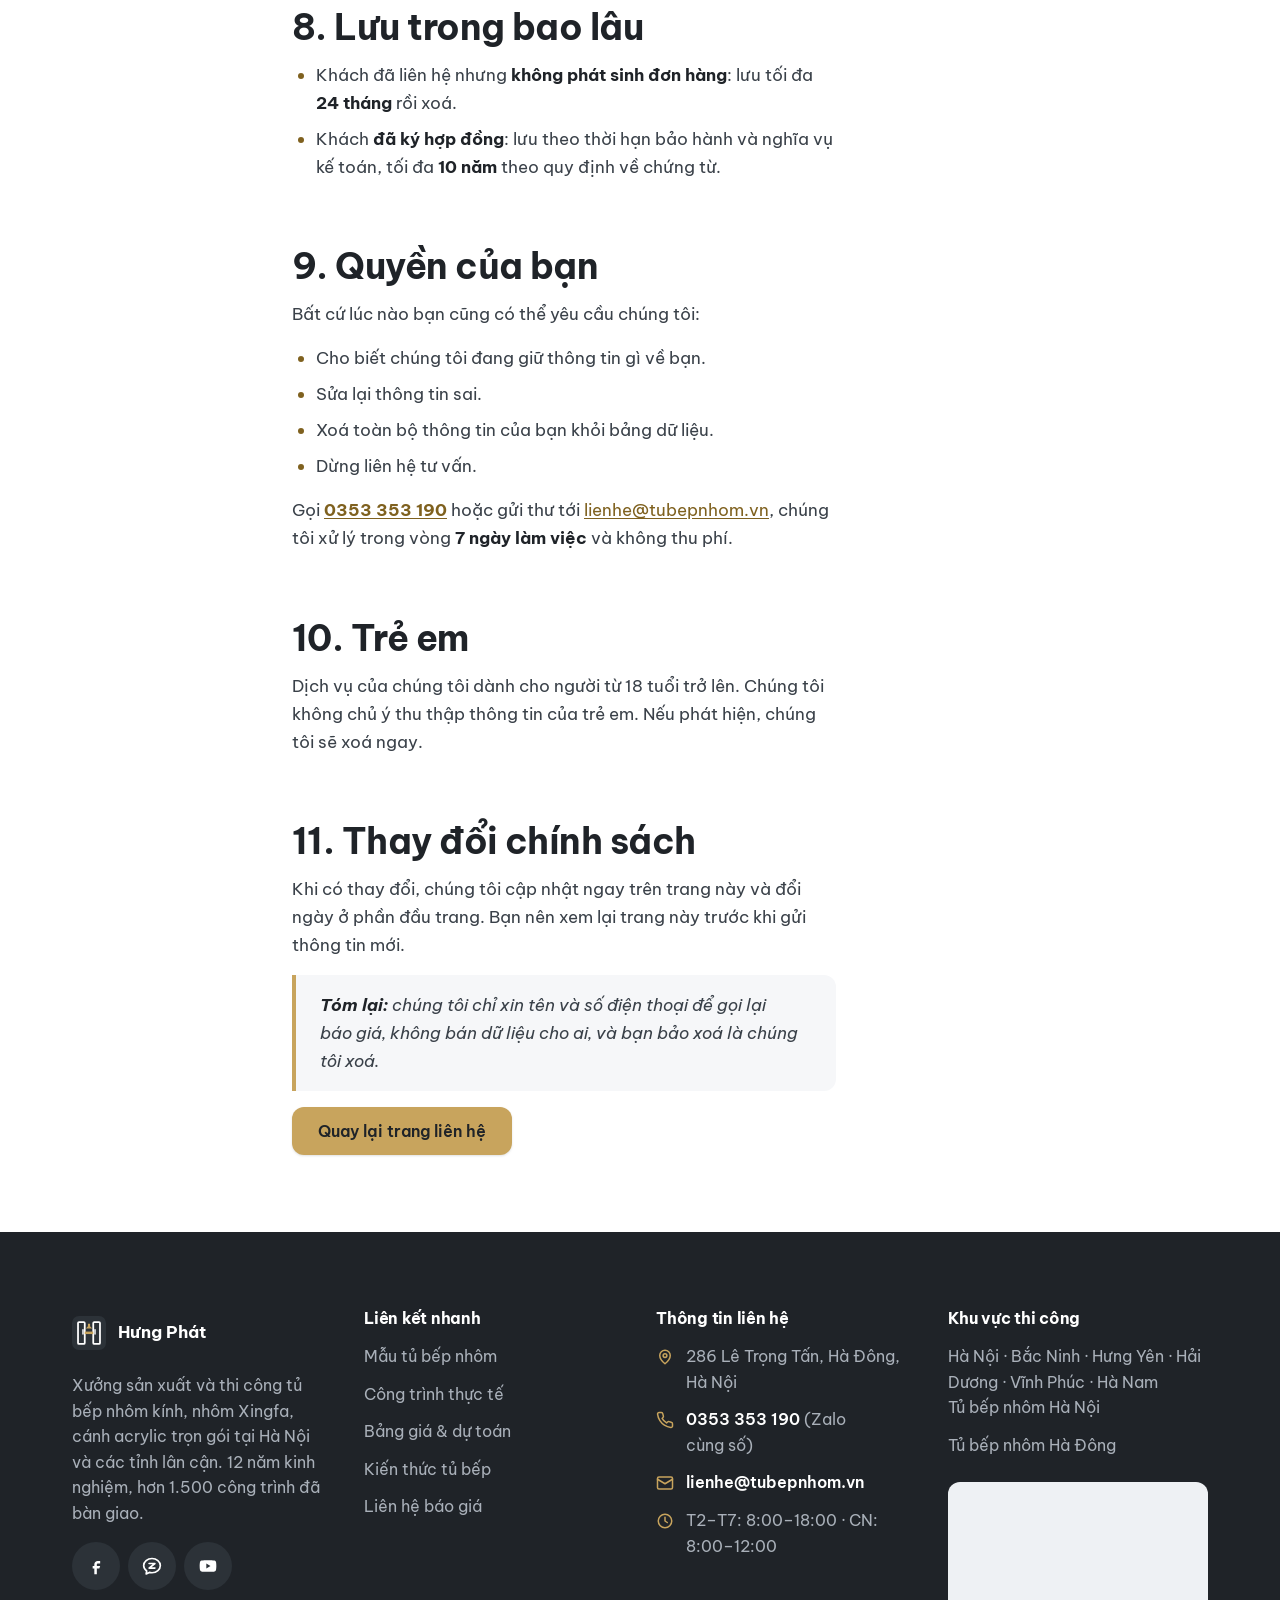
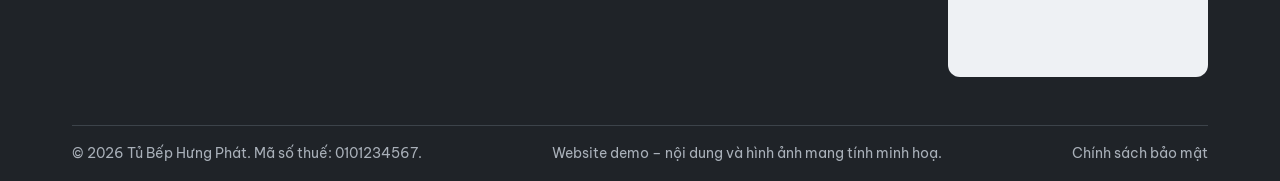
<file: chinh-sach-bao-mat/index.html>
<!DOCTYPE html>
<html lang="vi">
<head>
<meta charset="UTF-8">
<meta name="viewport" content="width=device-width, initial-scale=1">

<title>Chính Sách Bảo Mật Thông Tin Khách Hàng | Hưng Phát</title>
<meta name="description" content="Chính sách bảo mật của Tủ Bếp Hưng Phát: chúng tôi thu thập thông tin gì khi bạn gửi yêu cầu báo giá tủ bếp nhôm, dùng vào việc gì, lưu bao lâu và quyền của bạn.">
<link rel="canonical" href="https://tubepnhomhanoi.xyz/chinh-sach-bao-mat/">
<meta name="robots" content="index, follow, max-image-preview:large">
<meta name="theme-color" content="#1F2328">

<meta property="og:type" content="website">
<meta property="og:locale" content="vi_VN">
<meta property="og:site_name" content="Tủ Bếp Hưng Phát">
<meta property="og:title" content="Chính Sách Bảo Mật Thông Tin Khách Hàng | Hưng Phát">
<meta property="og:description" content="Thông tin bạn gửi qua form báo giá được dùng để làm gì, lưu ở đâu và trong bao lâu.">
<meta property="og:url" content="https://tubepnhomhanoi.xyz/chinh-sach-bao-mat/">
<meta property="og:image" content="https://images.unsplash.com/photo-1556911220-bff31c812dba?auto=format&amp;fit=crop&amp;w=1200&amp;h=630&amp;q=75">
<meta property="og:image:width" content="1200">
<meta property="og:image:height" content="630">
<meta property="og:image:alt" content="Tủ bếp nhôm kính chữ L màu vân gỗ">
<meta name="twitter:card" content="summary_large_image">
<meta name="twitter:title" content="Chính Sách Bảo Mật Thông Tin Khách Hàng | Hưng Phát">
<meta name="twitter:description" content="Thông tin bạn gửi qua form báo giá được dùng để làm gì, lưu ở đâu và trong bao lâu.">
<meta name="twitter:image" content="https://images.unsplash.com/photo-1556911220-bff31c812dba?auto=format&amp;fit=crop&amp;w=1200&amp;h=630&amp;q=75">

<link rel="icon" href="../assets/icons/favicon.svg" type="image/svg+xml">
<link rel="apple-touch-icon" href="../assets/icons/favicon.svg">
<link rel="preconnect" href="https://fonts.googleapis.com">
<link rel="preconnect" href="https://fonts.gstatic.com" crossorigin>
<link rel="stylesheet" href="https://fonts.googleapis.com/css2?family=Be+Vietnam+Pro:wght@400;500;700&amp;display=swap" media="print" onload="this.media='all'">
<noscript><link rel="stylesheet" href="https://fonts.googleapis.com/css2?family=Be+Vietnam+Pro:wght@400;500;700&amp;display=swap"></noscript>
<link rel="stylesheet" href="../assets/css/style.min.css?v=98edd970">

<script>
(function(){
  var r = document.documentElement;
  // Đánh dấu "JS đang chạy" để CSS chỉ bật những thành phần cần JS (ví dụ nút menu mobile)
  r.classList.add('js');
  // Dự phòng: sau 4 giây mà main.js chưa chạy (window.KT chưa có) thì thêm html.js-fail để CSS trả lại form/bộ lọc dạng đầy đủ.
  setTimeout(function(){ if (!window.KT) r.classList.add('js-fail'); }, 4000);
  if (window.matchMedia('(prefers-reduced-motion: reduce)').matches) return;
  // Máy yếu / tiết kiệm dữ liệu: không ẩn nội dung chờ animation (cùng công thức với KT.lowEnd trong main.js)
  var n = navigator, c = n.connection || {};
  if ((n.hardwareConcurrency && n.hardwareConcurrency <= 4) || (n.deviceMemory && n.deviceMemory <= 4) || c.saveData || ['slow-2g', '2g', '3g'].indexOf(c.effectiveType) > -1) return;
  r.classList.add('js-anim');
  window.__animFallback = setTimeout(function(){ r.classList.remove('js-anim'); }, 2500);
})();
</script>

<script type="application/ld+json">
{
  "@context": "https://schema.org",
  "@graph": [
    {
      "@type": "HomeAndConstructionBusiness",
      "@id": "https://tubepnhomhanoi.xyz/#business",
      "name": "Tủ Bếp Hưng Phát",
      "url": "https://tubepnhomhanoi.xyz/",
      "telephone": "+84353353190",
      "email": "lienhe@tubepnhom.vn",
      "priceRange": "2.400.000đ - 5.500.000đ/mét dài",
      "address": {
        "@type": "PostalAddress",
        "streetAddress": "286 Lê Trọng Tấn",
        "addressLocality": "Hà Đông",
        "addressRegion": "Hà Nội",
        "postalCode": "100000",
        "addressCountry": "VN"
      },
      "geo": { "@type": "GeoCoordinates", "latitude": 20.9678555, "longitude": 105.7555075 },
      "areaServed": [
        { "@type": "City", "name": "Hà Nội" }, { "@type": "City", "name": "Bắc Ninh" },
        { "@type": "City", "name": "Hưng Yên" }, { "@type": "City", "name": "Hải Dương" },
        { "@type": "City", "name": "Vĩnh Phúc" }, { "@type": "City", "name": "Hà Nam" }
      ],
      "openingHoursSpecification": [
        { "@type": "OpeningHoursSpecification", "dayOfWeek": ["Monday","Tuesday","Wednesday","Thursday","Friday","Saturday"], "opens": "08:00", "closes": "18:00" },
        { "@type": "OpeningHoursSpecification", "dayOfWeek": "Sunday", "opens": "08:00", "closes": "12:00" }
      ]
    },
    {
      "@type": "BreadcrumbList",
      "itemListElement": [
        { "@type": "ListItem", "position": 1, "name": "Trang chủ", "item": "https://tubepnhomhanoi.xyz/" },
        { "@type": "ListItem", "position": 2, "name": "Chính sách bảo mật", "item": "https://tubepnhomhanoi.xyz/chinh-sach-bao-mat/" }
      ]
    },
    {
      "@type": "WebPage",
      "@id": "https://tubepnhomhanoi.xyz/chinh-sach-bao-mat/#webpage",
      "name": "Chính sách bảo mật thông tin khách hàng",
      "description": "Cách Tủ Bếp Hưng Phát thu thập, sử dụng và bảo vệ thông tin khách hàng gửi qua website.",
      "inLanguage": "vi-VN",
      "datePublished": "2026-10-27",
      "dateModified": "2026-10-27",
      "isPartOf": { "@id": "https://tubepnhomhanoi.xyz/#business" },
      "publisher": { "@id": "https://tubepnhomhanoi.xyz/#business" }
    }
  ]
}
</script>
</head>

<body>
<svg class="sprite" width="0" height="0" aria-hidden="true" focusable="false">
  <symbol id="i-phone" viewBox="0 0 24 24"><path d="M22 16.9v3a2 2 0 0 1-2.2 2 19.8 19.8 0 0 1-8.6-3.1 19.5 19.5 0 0 1-6-6A19.8 19.8 0 0 1 2.1 4.2 2 2 0 0 1 4.1 2h3a2 2 0 0 1 2 1.7c.1 1 .4 1.9.7 2.8a2 2 0 0 1-.5 2.1L8.1 9.9a16 16 0 0 0 6 6l1.3-1.2a2 2 0 0 1 2.1-.5c.9.3 1.8.6 2.8.7a2 2 0 0 1 1.7 2Z"/></symbol>
  <symbol id="i-zalo" viewBox="0 0 24 24"><path d="M12 3C6.5 3 2 6.8 2 11.5c0 2.6 1.4 4.9 3.6 6.5L5 21.5l3.8-1.8c1 .3 2.1.4 3.2.4 5.5 0 10-3.8 10-8.6S17.5 3 12 3Z"/><path d="M8.5 9h7l-7 5.5h7"/></symbol>
  <symbol id="i-quote" viewBox="0 0 24 24"><path d="M9 3h6a1 1 0 0 1 1 1v1H8V4a1 1 0 0 1 1-1Z"/><path d="M16 5h2a2 2 0 0 1 2 2v13a2 2 0 0 1-2 2H6a2 2 0 0 1-2-2V7a2 2 0 0 1 2-2h2"/><path d="M8 12h8M8 16h5"/></symbol>
  <symbol id="i-menu" viewBox="0 0 24 24"><path d="M4 6h16M4 12h16M4 18h16"/></symbol>
  <symbol id="i-close" viewBox="0 0 24 24"><path d="M18 6 6 18M6 6l12 12"/></symbol>
  <symbol id="i-chevron-down" viewBox="0 0 24 24"><path d="m6 9 6 6 6-6"/></symbol>
  <symbol id="i-chevron-right" viewBox="0 0 24 24"><path d="m9 18 6-6-6-6"/></symbol>
  <symbol id="i-chevron-left" viewBox="0 0 24 24"><path d="m15 18-6-6 6-6"/></symbol>
  <symbol id="i-arrow-up" viewBox="0 0 24 24"><path d="M12 19V5M5 12l7-7 7 7"/></symbol>
  <symbol id="i-plus" viewBox="0 0 24 24"><path d="M12 5v14M5 12h14"/></symbol>
  <symbol id="i-minus" viewBox="0 0 24 24"><path d="M5 12h14"/></symbol>
  <symbol id="i-trash" viewBox="0 0 24 24"><path d="M3 6h18M8 6V4a1 1 0 0 1 1-1h6a1 1 0 0 1 1 1v2M19 6l-1 14a2 2 0 0 1-2 2H8a2 2 0 0 1-2-2L5 6M10 11v6M14 11v6"/></symbol>
  <symbol id="i-check" viewBox="0 0 24 24"><path d="M5 12.5 9.5 17 19 7"/></symbol>
  <symbol id="i-list" viewBox="0 0 24 24"><path d="M8 6h13M8 12h13M8 18h13M3 6h.01M3 12h.01M3 18h.01"/></symbol>
  <symbol id="i-filter" viewBox="0 0 24 24"><path d="M3 5h18l-7 8.5V20l-4-2v-4.5L3 5Z"/></symbol>
  <symbol id="i-pin" viewBox="0 0 24 24"><path d="M12 21s7-5.6 7-11a7 7 0 1 0-14 0c0 5.4 7 11 7 11Z"/><circle cx="12" cy="10" r="2.5"/></symbol>
  <symbol id="i-clock" viewBox="0 0 24 24"><circle cx="12" cy="12" r="9"/><path d="M12 7v5l3 2"/></symbol>
  <symbol id="i-star" viewBox="0 0 24 24"><path d="m12 3 2.7 5.6 6.1.9-4.4 4.3 1 6.1L12 17l-5.4 2.9 1-6.1L3.2 9.5l6.1-.9L12 3Z"/></symbol>
  <symbol id="i-image" viewBox="0 0 24 24"><rect x="3" y="4" width="18" height="16" rx="2"/><circle cx="9" cy="10" r="1.5"/><path d="m21 16-5-5-9 9"/></symbol>
  <symbol id="i-ruler" viewBox="0 0 24 24"><path d="M3 17 17 3l4 4L7 21l-4-4Z"/><path d="m7 13 2 2M10 10l2 2M13 7l2 2"/></symbol>
  <symbol id="i-mail" viewBox="0 0 24 24"><rect x="2" y="4" width="20" height="16" rx="2"/><path d="m2 7 10 6 10-6"/></symbol>
  <symbol id="i-facebook" viewBox="0 0 24 24"><path fill="currentColor" stroke="none" d="M14 9h3V6h-3c-2.2 0-4 1.8-4 4v2H8v3h2v7h3v-7h3l1-3h-4v-2c0-.6.4-1 1-1Z"/></symbol>
  <symbol id="i-youtube" viewBox="0 0 24 24"><path fill="currentColor" stroke="none" d="M22 12s0-3.2-.4-4.7a2.5 2.5 0 0 0-1.8-1.8C18.3 5 12 5 12 5s-6.3 0-7.8.5A2.5 2.5 0 0 0 2.4 7.3C2 8.8 2 12 2 12s0 3.2.4 4.7a2.5 2.5 0 0 0 1.8 1.8C5.7 19 12 19 12 19s6.3 0 7.8-.5a2.5 2.5 0 0 0 1.8-1.8C22 15.2 22 12 22 12ZM10 15V9l5 3-5 3Z"/></symbol>
</svg>
<a class="skip-link" href="#main">Bỏ qua, tới nội dung chính</a>

<header class="header">
  <div class="container header__inner">
    <a class="header__logo" href="../index.html" aria-label="Tủ Bếp Hưng Phát – về trang chủ">
      <svg viewBox="0 0 96 96" fill="none" aria-hidden="true" focusable="false"><rect width="96" height="96" rx="20" fill="#1F2328"/><rect x="17" y="17" width="19" height="62" rx="3" fill="none" stroke="#fff" stroke-width="5"/><rect x="60" y="17" width="19" height="62" rx="3" fill="none" stroke="#fff" stroke-width="5"/><path d="M31 39v12M65 39v12" stroke="#fff" stroke-width="4" stroke-linecap="round"/><rect x="36" y="44" width="24" height="7" fill="#C8A45D"/><path d="M45 22h6v7l6 6H39l6-6z" fill="#C8A45D"/></svg>
      <span class="header__logo-text">
        <span class="header__logo-name">Hưng Phát</span>
        <span class="header__logo-tag">Tủ bếp nhôm</span>
      </span>
    </a>

    <nav class="nav" id="main-nav" aria-label="Điều hướng chính">
      <ul class="nav__list">
        <li><a class="nav__link" href="../index.html">Trang chủ</a></li>
        <li><a class="nav__link" href="../mau-tu-bep/index.html">Mẫu tủ bếp</a></li>
        <li><a class="nav__link" href="../cong-trinh/index.html">Công trình</a></li>
        <li><a class="nav__link" href="../bang-gia/index.html">Bảng giá</a></li>
        <li><a class="nav__link" href="../kien-thuc/index.html">Kiến thức</a></li>
        <li><a class="nav__link" href="../lien-he/index.html">Liên hệ</a></li>
      </ul>
      <div class="nav__cta">
        <a class="btn btn--outline btn--block" href="tel:0353353190"><svg class="icon" aria-hidden="true" focusable="false"><use href="#i-phone"/></svg> Gọi 0353 353 190</a>
        <a class="btn btn--outline btn--block" href="https://zalo.me/0353353190" target="_blank" rel="noopener"><svg class="icon" aria-hidden="true" focusable="false"><use href="#i-zalo"/></svg> Nhắn Zalo</a>
        <a class="btn btn--primary btn--block" href="../lien-he/index.html"><svg class="icon" aria-hidden="true" focusable="false"><use href="#i-quote"/></svg> Nhận báo giá</a>
      </div>
    </nav>

    <div class="header__actions">
      <a class="header__phone" href="tel:0353353190">
        <svg class="icon" aria-hidden="true" focusable="false"><use href="#i-phone"/></svg>
        <span>0353 353 190</span>
      </a>
      <a class="btn btn--primary" href="../lien-he/index.html">Nhận báo giá</a>
      <button class="quote-btn" type="button" data-quote-open aria-controls="quote-drawer" aria-expanded="false">
        <svg class="icon" aria-hidden="true" focusable="false"><use href="#i-list"/></svg>
        <span class="sr-only quote-btn__label">Danh sách báo giá</span>
        <span class="quote-btn__count" data-quote-count hidden>0</span>
      </button>
      <button class="nav-toggle" type="button" aria-expanded="false" aria-controls="main-nav" aria-label="Mở menu điều hướng">
        <span class="nav-toggle__bars" aria-hidden="true"></span>
      </button>
    </div>
  </div>
</header>
<div class="nav-overlay" aria-hidden="true"></div>

<main id="main" class="page" tabindex="-1">

  <nav class="breadcrumb" aria-label="Đường dẫn">
    <div class="container">
      <ol class="breadcrumb__list">
        <li class="breadcrumb__item"><a href="../index.html">Trang chủ</a></li>
        <li class="breadcrumb__item" aria-current="page">Chính sách bảo mật</li>
      </ol>
    </div>
  </nav>

  <section class="page-hero">
    <div class="container">
      <h1 class="page-hero__title">Chính sách bảo mật thông tin khách hàng</h1>
      <p class="page-hero__desc">
        Trang này nói rõ chúng tôi nhận những thông tin nào khi bạn gửi yêu cầu báo giá tủ bếp nhôm,
        dùng chúng vào việc gì, lưu ở đâu, trong bao lâu và bạn có thể yêu cầu gì ở chúng tôi.
      </p>
    </div>
  </section>

  <section class="section">
    <div class="container container--narrow">
      <div class="prose">

        <p class="article-meta">Cập nhật lần gần nhất: <time datetime="2026-10-27">27/10/2026</time></p>

        <h2 id="ai-thu-thap">1. Ai thu thập thông tin của bạn</h2>
        <p><strong>Tủ Bếp Hưng Phát</strong> – xưởng sản xuất và thi công tủ bếp nhôm, địa chỉ
          286 Lê Trọng Tấn, Hà Đông, Hà Nội.
          Mọi thắc mắc về dữ liệu cá nhân, bạn gọi <a href="tel:0353353190">0353 353 190</a>
          hoặc gửi thư tới <a href="mailto:lienhe@tubepnhom.vn">lienhe@tubepnhom.vn</a>.</p>

        <h2 id="thu-thap-gi">2. Chúng tôi thu thập những gì</h2>
        <p>Chỉ những thông tin bạn tự điền vào form trên website, gồm:</p>
        <ul>
          <li><strong>Họ tên</strong> và <strong>số điện thoại / Zalo</strong> – bắt buộc, để gọi lại tư vấn.</li>
          <li><strong>Khu vực, kiểu bếp, kích thước, ngân sách dự kiến</strong> – nếu bạn điền, giúp báo giá sát hơn.</li>
          <li><strong>Mẫu tủ bạn đã chọn</strong> và <strong>kết quả dự toán</strong> từ công cụ tính giá.</li>
          <li><strong>Ghi chú</strong> bạn viết thêm.</li>
          <li><strong>Trang bạn gửi form</strong> và <strong>nguồn truy cập</strong> (tham số utm_source, utm_campaign
            nếu bạn đến từ một quảng cáo hoặc một liên kết chúng tôi chia sẻ).</li>
        </ul>
        <p>Chúng tôi <strong>không</strong> yêu cầu và không lưu số căn cước, số tài khoản ngân hàng,
          thông tin thẻ hay mật khẩu. Website không có chức năng thanh toán trực tuyến.</p>

        <h2 id="dung-de-lam-gi">3. Dùng để làm gì</h2>
        <ul>
          <li>Gọi hoặc nhắn Zalo cho bạn để tư vấn và báo giá.</li>
          <li>Hẹn lịch khảo sát, đo đạc thực tế tại nhà bạn.</li>
          <li>Gửi bản báo giá chi tiết và theo dõi tiến độ đơn hàng nếu bạn đặt làm.</li>
          <li>Thống kê nội bộ: mẫu nào được quan tâm nhiều, khu vực nào có nhu cầu cao.</li>
        </ul>
        <p>Chúng tôi <strong>không gửi tin nhắn quảng cáo hàng loạt</strong> và không gọi lại nếu bạn đã yêu cầu dừng liên hệ.</p>

        <h2 id="luu-o-dau">4. Thông tin được lưu ở đâu</h2>
        <p>Dữ liệu từ form được ghi vào một bảng tính Google Sheet riêng của chúng tôi, chỉ những nhân sự
          phụ trách tư vấn và báo giá mới được cấp quyền xem. Khi có khách mới, hệ thống gửi thông báo
          về điện thoại của nhân viên trực qua Telegram và/hoặc email nội bộ.</p>
        <p>Website được đặt trên hạ tầng Cloudflare Pages. Toàn bộ kết nối dùng HTTPS.</p>

        <h2 id="chia-se">5. Chúng tôi có chia sẻ cho ai không</h2>
        <p>Không bán, không trao đổi, không cho thuê thông tin của bạn. Chỉ chia sẻ trong hai trường hợp:</p>
        <ul>
          <li><strong>Đội thi công trực tiếp</strong> phụ trách công trình của bạn (tên, số điện thoại, địa chỉ lắp đặt).</li>
          <li><strong>Cơ quan nhà nước có thẩm quyền</strong> khi có yêu cầu hợp pháp bằng văn bản.</li>
        </ul>

        <h2 id="ben-thu-ba">6. Dịch vụ của bên thứ ba trên website</h2>
        <ul>
          <li><strong>Google Sheets &amp; Google Apps Script</strong> – nơi nhận và lưu nội dung form.</li>
          <li><strong>Cloudflare Turnstile</strong> – kiểm tra bạn là người thật, chống form rác. Công cụ này
            không đọc nội dung bạn nhập và không theo dõi bạn qua các website khác.</li>
          <li><strong>Google Fonts</strong> và <strong>Google Maps</strong> – bản đồ chỉ tải khi bạn bấm vào.</li>
          <li><strong>Google Analytics 4</strong> (nếu được bật) – đếm lượt xem trang ở dạng ẩn danh.</li>
        </ul>

        <h2 id="cookie">7. Cookie và bộ nhớ trình duyệt</h2>
        <p>Website không đặt cookie quảng cáo. Chúng tôi chỉ dùng bộ nhớ ngay trên máy bạn:</p>
        <ul>
          <li><strong>localStorage</strong> – ghi nhớ <strong>danh sách báo giá</strong> bạn đã chọn, để bạn
            chuyển trang mà không mất các mẫu đã thêm. Danh sách này nằm trên máy bạn, chỉ được gửi đi
            khi bạn bấm nút gửi yêu cầu.</li>
          <li><strong>sessionStorage</strong> – ghi nhớ nguồn truy cập (utm) trong phiên làm việc hiện tại.</li>
        </ul>
        <p>Bạn xoá dữ liệu duyệt web của trình duyệt là hai mục trên biến mất.</p>

        <h2 id="luu-bao-lau">8. Lưu trong bao lâu</h2>
        <ul>
          <li>Khách đã liên hệ nhưng <strong>không phát sinh đơn hàng</strong>: lưu tối đa <strong>24 tháng</strong> rồi xoá.</li>
          <li>Khách <strong>đã ký hợp đồng</strong>: lưu theo thời hạn bảo hành và nghĩa vụ kế toán,
            tối đa <strong>10 năm</strong> theo quy định về chứng từ.</li>
        </ul>

        <h2 id="quyen-cua-ban">9. Quyền của bạn</h2>
        <p>Bất cứ lúc nào bạn cũng có thể yêu cầu chúng tôi:</p>
        <ul>
          <li>Cho biết chúng tôi đang giữ thông tin gì về bạn.</li>
          <li>Sửa lại thông tin sai.</li>
          <li>Xoá toàn bộ thông tin của bạn khỏi bảng dữ liệu.</li>
          <li>Dừng liên hệ tư vấn.</li>
        </ul>
        <p>Gọi <a href="tel:0353353190">0353 353 190</a> hoặc gửi thư tới
          <a href="mailto:lienhe@tubepnhom.vn">lienhe@tubepnhom.vn</a>, chúng tôi xử lý trong vòng
          <strong>7 ngày làm việc</strong> và không thu phí.</p>

        <h2 id="tre-em">10. Trẻ em</h2>
        <p>Dịch vụ của chúng tôi dành cho người từ 18 tuổi trở lên. Chúng tôi không chủ ý thu thập
          thông tin của trẻ em. Nếu phát hiện, chúng tôi sẽ xoá ngay.</p>

        <h2 id="thay-doi">11. Thay đổi chính sách</h2>
        <p>Khi có thay đổi, chúng tôi cập nhật ngay trên trang này và đổi ngày ở phần đầu trang.
          Bạn nên xem lại trang này trước khi gửi thông tin mới.</p>

        <blockquote>
          <strong>Tóm lại:</strong> chúng tôi chỉ xin tên và số điện thoại để gọi lại báo giá,
          không bán dữ liệu cho ai, và bạn bảo xoá là chúng tôi xoá.
        </blockquote>

        <p class="mt-6"><a class="btn btn--primary" href="../lien-he/index.html">Quay lại trang liên hệ</a></p>

      </div>
    </div>
  </section>

</main>

<footer class="footer">
  <div class="container">
    <div class="footer__grid">
      <div>
        <a class="footer__logo" href="../index.html" aria-label="Tủ Bếp Hưng Phát – về trang chủ">
          <svg viewBox="0 0 96 96" fill="none" aria-hidden="true"><rect width="96" height="96" rx="20" fill="#2C3238"/><rect x="17" y="17" width="19" height="62" rx="3" fill="none" stroke="#fff" stroke-width="5"/><rect x="60" y="17" width="19" height="62" rx="3" fill="none" stroke="#fff" stroke-width="5"/><path d="M31 39v12M65 39v12" stroke="#fff" stroke-width="4" stroke-linecap="round"/><rect x="36" y="44" width="24" height="7" fill="#C8A45D"/><path d="M45 22h6v7l6 6H39l6-6z" fill="#C8A45D"/></svg>
          <span class="footer__logo-name">Hưng Phát</span>
        </a>
        <p>Xưởng sản xuất và thi công tủ bếp nhôm kính, nhôm Xingfa, cánh acrylic trọn gói tại Hà Nội và các tỉnh lân cận. 12 năm kinh nghiệm, hơn 1.500 công trình đã bàn giao.</p>
        <div class="footer__social">
          <a href="https://www.facebook.com/" aria-label="Facebook của Tủ Bếp Hưng Phát" rel="noopener" target="_blank"><svg class="icon" aria-hidden="true" focusable="false"><use href="#i-facebook"/></svg></a>
          <a href="https://zalo.me/0353353190" aria-label="Zalo của Tủ Bếp Hưng Phát" rel="noopener" target="_blank"><svg class="icon" aria-hidden="true" focusable="false"><use href="#i-zalo"/></svg></a>
          <a href="https://www.youtube.com/" aria-label="Kênh YouTube của Tủ Bếp Hưng Phát" rel="noopener" target="_blank"><svg class="icon" aria-hidden="true" focusable="false"><use href="#i-youtube"/></svg></a>
        </div>
      </div>

      <nav aria-label="Liên kết nhanh">
        <h2 class="footer__title">Liên kết nhanh</h2>
        <ul class="footer__list">
          <li><a href="../mau-tu-bep/index.html">Mẫu tủ bếp nhôm</a></li>
          <li><a href="../cong-trinh/index.html">Công trình thực tế</a></li>
          <li><a href="../bang-gia/index.html">Bảng giá &amp; dự toán</a></li>
          <li><a href="../kien-thuc/index.html">Kiến thức tủ bếp</a></li>
          <li><a href="../lien-he/index.html">Liên hệ báo giá</a></li>
        </ul>
      </nav>

      <div>
        <h2 class="footer__title">Thông tin liên hệ</h2>
        <ul class="footer__list footer__contact">
          <li><svg class="icon" aria-hidden="true" focusable="false"><use href="#i-pin"/></svg>
            <span>286 Lê Trọng Tấn, Hà Đông, Hà Nội</span></li>
          <li><svg class="icon" aria-hidden="true" focusable="false"><use href="#i-phone"/></svg>
            <span><a href="tel:0353353190">0353 353 190</a> (Zalo cùng số)</span></li>
          <li><svg class="icon" aria-hidden="true" focusable="false"><use href="#i-mail"/></svg>
            <span><a href="mailto:lienhe@tubepnhom.vn">lienhe@tubepnhom.vn</a></span></li>
          <li><svg class="icon" aria-hidden="true" focusable="false"><use href="#i-clock"/></svg>
            <span>T2–T7: 8:00–18:00 · CN: 8:00–12:00</span></li>
        </ul>
      </div>

      <div>
        <h2 class="footer__title">Khu vực thi công</h2>
        <p>Hà Nội · Bắc Ninh · Hưng Yên · Hải Dương · Vĩnh Phúc · Hà Nam</p>
        <ul class="footer__list mt-4"><li><a href="../index.html">Tủ bếp nhôm Hà Nội</a></li><li><a href="../tu-bep-nhom-ha-dong/index.html">Tủ bếp nhôm Hà Đông</a></li></ul>
        <!-- Bản đồ chỉ tải khi người dùng cuộn tới hoặc bấm vào (tiết kiệm băng thông) -->
        <div class="footer__map map-embed ratio ratio--4x3 mt-5"
             data-map-src="https://www.google.com/maps?q=286+L%C3%AA+Tr%E1%BB%8Dng+T%E1%BA%A5n,+H%C3%A0+%C4%90%C3%B4ng,+H%C3%A0+N%E1%BB%99i&amp;hl=vi&amp;z=15&amp;output=embed"
             data-map-title="Bản đồ đường tới xưởng tủ bếp nhôm Hưng Phát">
          <button class="map-embed__placeholder" type="button">
            <svg class="icon" aria-hidden="true" focusable="false"><use href="#i-pin"/></svg>
            Bấm để xem bản đồ xưởng
          </button>
        </div>
      </div>
    </div>

    <div class="footer__bottom">
      <p>© <span data-current-year>2026</span> Tủ Bếp Hưng Phát. Mã số thuế: 0101234567.</p>
      <p>Website demo – nội dung và hình ảnh mang tính minh hoạ.</p>
      <p><a href="../chinh-sach-bao-mat/index.html">Chính sách bảo mật</a></p>
    </div>
  </div>
</footer>

<div class="floating">
  <a class="floating__btn floating__btn--zalo" href="https://zalo.me/0353353190" target="_blank" rel="noopener" aria-label="Nhắn tin Zalo tới 0353 353 190">
    <svg class="icon" aria-hidden="true" focusable="false"><use href="#i-zalo"/></svg>
    <span class="floating__label">Zalo</span>
  </a>
  <a class="floating__btn floating__btn--mess" href="https://m.me/" target="_blank" rel="noopener" aria-label="Nhắn tin qua Messenger">
    <svg viewBox="0 0 24 24" fill="currentColor" aria-hidden="true"><path d="M12 2C6.5 2 2 6.1 2 11.2c0 2.9 1.4 5.4 3.7 7.1V22l3.4-1.9c.9.3 1.9.4 2.9.4 5.5 0 10-4.1 10-9.3S17.5 2 12 2Zm1 12.1-2.6-2.7-5 2.7 5.5-5.8 2.6 2.7 4.9-2.7-5.4 5.8Z"/></svg>
  </a>
  <a class="floating__btn floating__btn--phone" href="tel:0353353190" aria-label="Gọi ngay 0353 353 190">
    <svg class="icon" aria-hidden="true" focusable="false"><use href="#i-phone"/></svg>
  </a>
  <button class="to-top" type="button" aria-label="Lên đầu trang">
    <svg class="icon" aria-hidden="true" focusable="false"><use href="#i-arrow-up"/></svg>
  </button>
</div>

<div class="mobile-bar mobile-bar--shared" data-bottom-bar role="group" aria-label="Liên hệ nhanh">
  <a class="btn btn--outline mobile-bar__btn" href="tel:0353353190"><svg class="icon" aria-hidden="true" focusable="false"><use href="#i-phone"/></svg><span>Gọi ngay</span></a>
  <a class="btn btn--outline mobile-bar__btn" href="https://zalo.me/0353353190" target="_blank" rel="noopener"><svg class="icon" aria-hidden="true" focusable="false"><use href="#i-zalo"/></svg><span>Zalo</span></a>
  <a class="btn btn--primary mobile-bar__btn mobile-bar__btn--quote" href="../lien-he/index.html"><svg class="icon" aria-hidden="true" focusable="false"><use href="#i-quote"/></svg><span>Nhận báo giá</span></a>
</div>

<!-- Không còn thư viện animation nặng (GSAP/ScrollTrigger): hiệu ứng chạy bằng CSS + IntersectionObserver trong animations.js.
     Lenis (chỉ máy dùng chuột) do animations.js tự nạp lúc rảnh. -->
<!-- Cấu hình (URL Google Apps Script, Turnstile) – phải nạp TRƯỚC main.js -->
<script src="../assets/js/config.js" defer></script>
<script src="../assets/js/main.js" defer></script>
<script src="../assets/js/animations.js" defer></script>

<!-- ================== DANH SÁCH BÁO GIÁ (thay cho giỏ hàng) – bottom sheet ================== -->
<div class="sheet quote-sheet" id="quote-drawer" hidden>
  <div class="sheet__backdrop" data-sheet-close></div>
  <div class="sheet__panel" role="dialog" aria-modal="true" aria-labelledby="quote-drawer-title">
    <span class="sheet__grab" aria-hidden="true"></span>
    <div class="sheet__head">
      <h2 class="sheet__title" id="quote-drawer-title" tabindex="-1">Danh sách báo giá</h2>
      <button class="sheet__close" type="button" data-sheet-close aria-label="Đóng danh sách báo giá"><svg class="icon" aria-hidden="true" focusable="false"><use href="#i-close"/></svg></button>
    </div>

    <div class="sheet__body">
      <p class="quote-drawer__success" data-quote-success hidden>
        Cảm ơn bạn! Chúng tôi đã nhận được danh sách mẫu bạn quan tâm và sẽ gọi lại trong vòng 30 phút (giờ hành chính).
      </p>

      <ul class="quote-list" data-quote-items></ul>

      <div class="quote-empty" data-quote-empty>
        <span class="quote-empty__icon" aria-hidden="true"><svg class="icon" focusable="false"><use href="#i-list"/></svg></span>
        <p class="quote-empty__text">
          Bạn chưa chọn mẫu tủ nào. Hãy bấm <strong>“Thêm vào danh sách báo giá”</strong> ở những mẫu bạn thích,
          chúng tôi sẽ báo giá trọn gói cho cả danh sách.
        </p>
        <a class="btn btn--primary" href="../mau-tu-bep/index.html">Xem mẫu tủ bếp</a>
      </div>

      <form class="form" data-quote-form data-form-source="danh-sach-bao-gia" novalidate hidden>
        <!-- Tên các mẫu đã chọn được JS ghi vào đây trước khi gửi -->
        <input type="hidden" name="models" value="">

        <div class="field">
          <label class="field__label" for="qd-name">Họ và tên <span class="req" aria-hidden="true">*</span></label>
          <input class="field__control" type="text" id="qd-name" name="name" autocomplete="name" autocapitalize="words" enterkeyhint="next" required placeholder="Nguyễn Văn A">
          <p class="field__error" aria-live="polite"></p>
        </div>

        <div class="field">
          <label class="field__label" for="qd-phone">Số điện thoại / Zalo <span class="req" aria-hidden="true">*</span></label>
          <input class="field__control" type="tel" id="qd-phone" name="phone" inputmode="tel" autocomplete="tel" enterkeyhint="next" required placeholder="0901 234 567">
          <p class="field__error" aria-live="polite"></p>
        </div>

        <div class="field">
          <label class="field__label" for="qd-note">Ghi chú</label>
          <textarea class="field__control" id="qd-note" name="note" rows="3" autocomplete="off" placeholder="Bếp chữ L khoảng 4m, muốn xem thêm màu vân gỗ sáng."></textarea>
          <p class="field__error" aria-live="polite"></p>
        </div>

        <div class="form__hp" aria-hidden="true">
          <label for="qd-website">Để trống ô này</label>
          <input type="text" id="qd-website" name="website" tabindex="-1" autocomplete="off">
        </div>

        <div class="field field--check">
          <label class="check" for="qd-consent">
            <input type="checkbox" id="qd-consent" name="consent" value="1" required>
            <span>Tôi đồng ý để <strong>Tủ Bếp Hưng Phát</strong> liên hệ tư vấn và đã đọc
              <a href="../chinh-sach-bao-mat/index.html">Chính sách bảo mật</a>.
              <span class="req" aria-hidden="true">*</span></span>
          </label>
          <p class="field__error" aria-live="polite"></p>
        </div>

        <!-- Cloudflare Turnstile: chỉ hiện ra khi Cloudflare thấy nghi ngờ -->
        <div class="form__turnstile" data-turnstile></div>

        <button class="btn btn--primary btn--lg btn--block" type="submit">Gửi yêu cầu báo giá</button>
        <p class="form__status" hidden></p>
        <p class="form__consent">
          Giá trên website là giá tham khảo. Giá chính xác chỉ có sau khi kỹ thuật viên khảo sát,
          đo đạc thực tế tại nhà bạn (miễn phí).
        </p>
      </form>
    </div>
  </div>
</div>
</body>
</html>
</file>
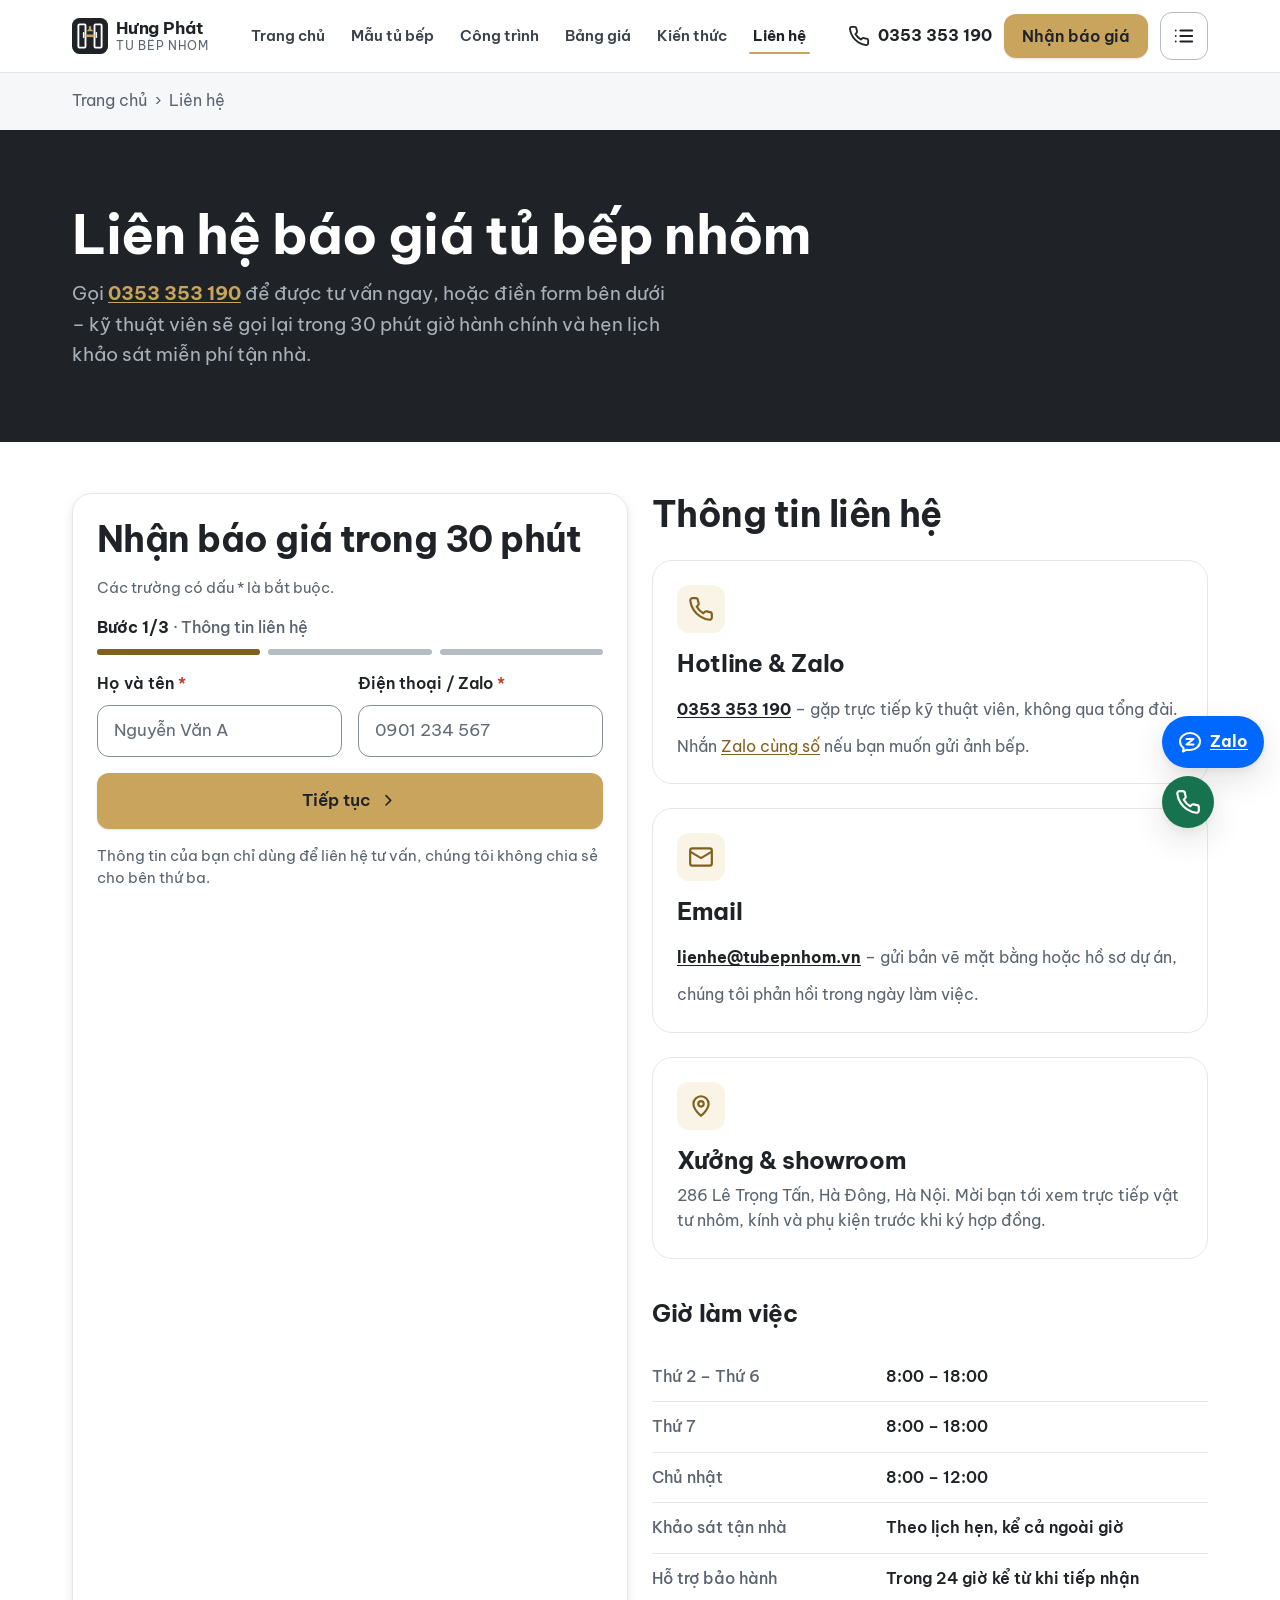
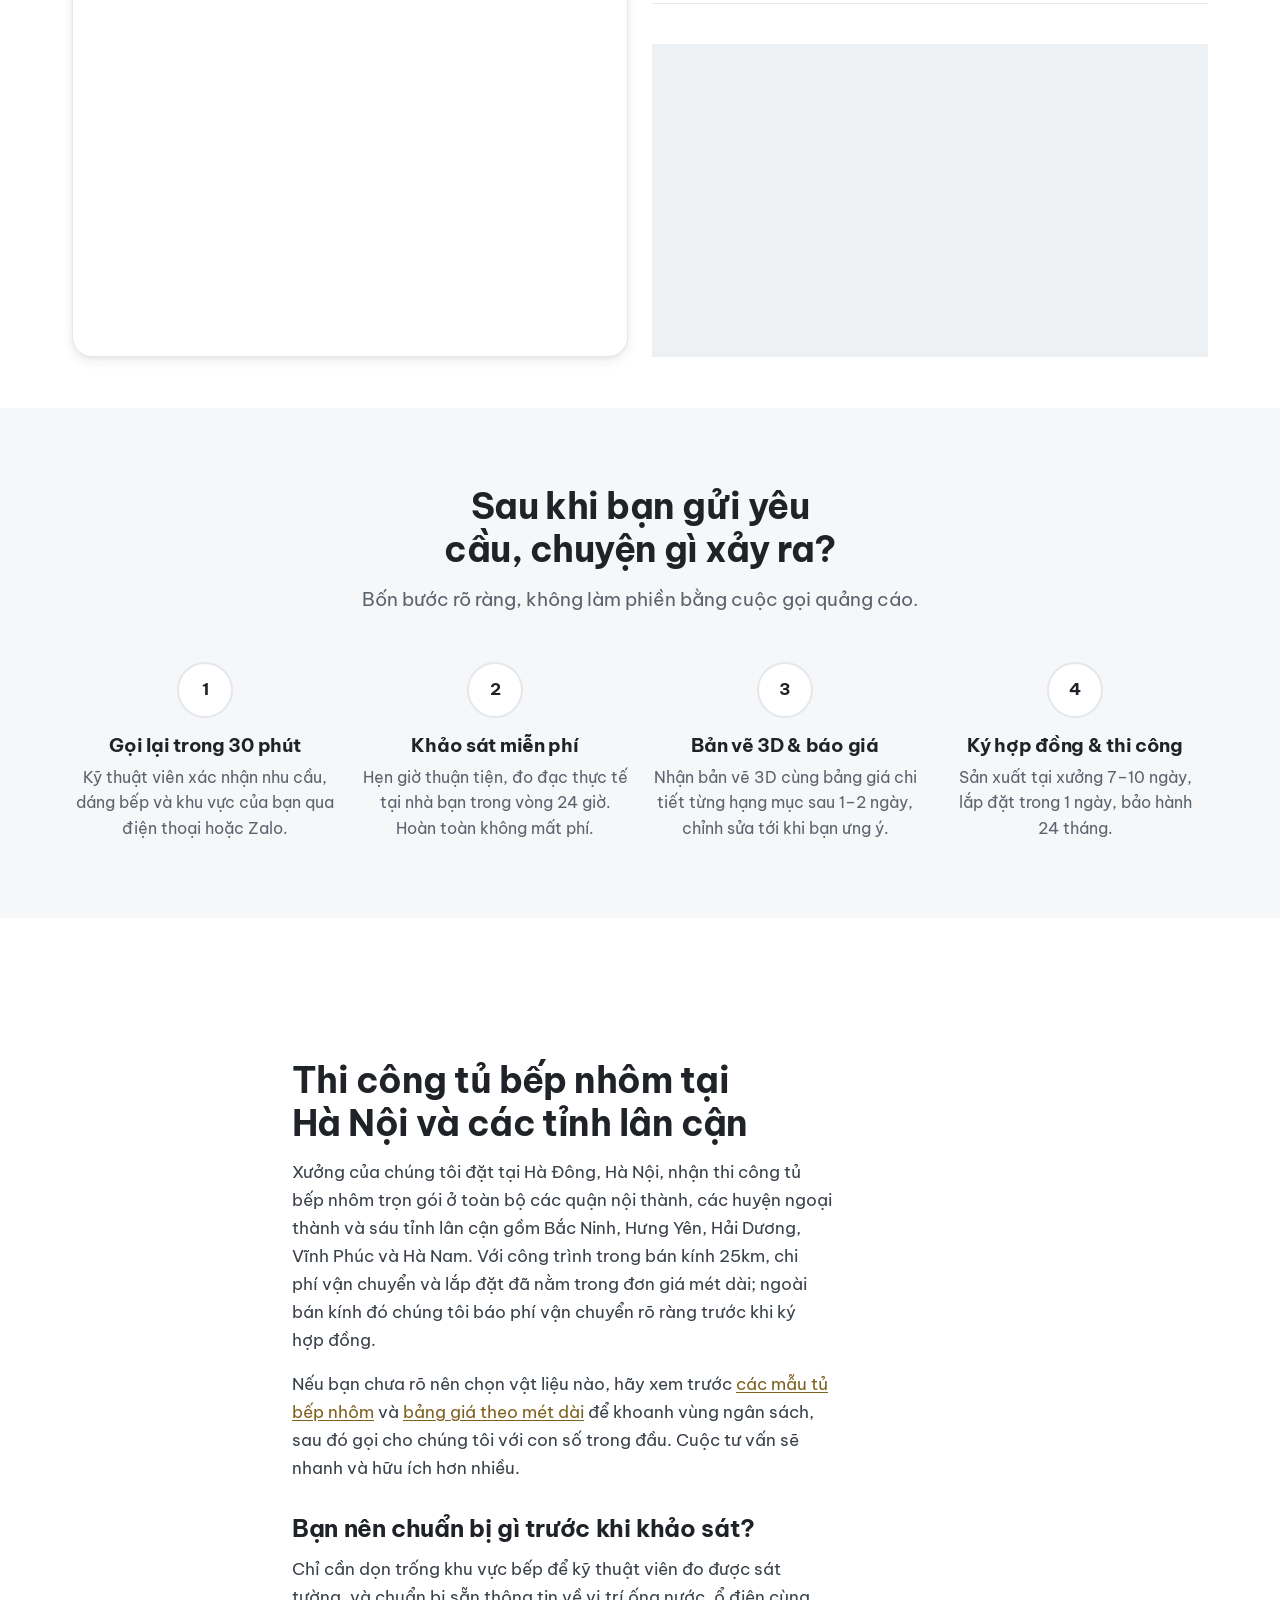
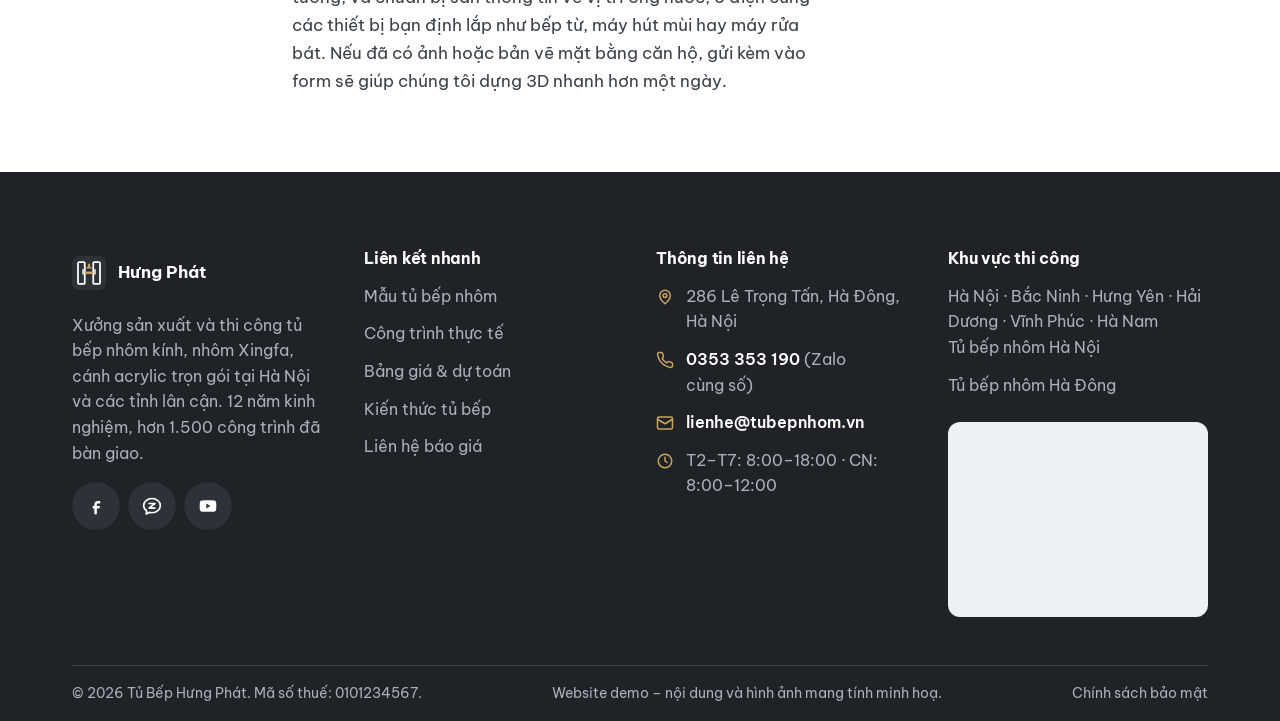
<file: lien-he/index.html>
<!DOCTYPE html>
<html lang="vi">
<head>
<meta charset="UTF-8">
<meta name="viewport" content="width=device-width, initial-scale=1">

<title>Liên Hệ Báo Giá Tủ Bếp Nhôm | Khảo Sát Miễn Phí 24h</title>
<meta name="description" content="Liên hệ nhận báo giá tủ bếp nhôm miễn phí: gọi 0353 353 190 hoặc gửi form, kỹ thuật viên khảo sát tận nhà trong 24h tại Hà Nội và các tỉnh lân cận.">
<link rel="canonical" href="https://tubepnhomhanoi.xyz/lien-he/">
<meta name="robots" content="index, follow, max-image-preview:large">
<meta name="theme-color" content="#1F2328">

<meta property="og:type" content="website">
<meta property="og:locale" content="vi_VN">
<meta property="og:site_name" content="Tủ Bếp Hưng Phát">
<meta property="og:title" content="Liên Hệ Báo Giá Tủ Bếp Nhôm | Khảo Sát Miễn Phí 24h">
<meta property="og:description" content="Gửi yêu cầu báo giá tủ bếp nhôm, kỹ thuật viên gọi lại trong 30 phút và khảo sát tận nhà miễn phí.">
<meta property="og:url" content="https://tubepnhomhanoi.xyz/lien-he/">
<meta property="og:image" content="https://images.unsplash.com/photo-1600566753086-00f18fb6b3ea?auto=format&amp;fit=crop&amp;w=1200&amp;h=630&amp;q=75">
<meta property="og:image:width" content="1200">
<meta property="og:image:height" content="630">
<meta property="og:image:alt" content="Kỹ thuật viên khảo sát và tư vấn tủ bếp nhôm tại nhà">
<meta name="twitter:card" content="summary_large_image">
<meta name="twitter:title" content="Liên Hệ Báo Giá Tủ Bếp Nhôm | Khảo Sát Miễn Phí 24h">
<meta name="twitter:description" content="Gửi yêu cầu báo giá tủ bếp nhôm, khảo sát tận nhà miễn phí trong 24h.">
<meta name="twitter:image" content="https://images.unsplash.com/photo-1600566753086-00f18fb6b3ea?auto=format&amp;fit=crop&amp;w=1200&amp;h=630&amp;q=75">

<link rel="icon" href="../assets/icons/favicon.svg" type="image/svg+xml">
<link rel="apple-touch-icon" href="../assets/icons/favicon.svg">
<link rel="preconnect" href="https://fonts.googleapis.com">
<link rel="preconnect" href="https://fonts.gstatic.com" crossorigin>
<link rel="stylesheet" href="https://fonts.googleapis.com/css2?family=Be+Vietnam+Pro:wght@400;500;700&amp;display=swap" media="print" onload="this.media='all'">
<noscript><link rel="stylesheet" href="https://fonts.googleapis.com/css2?family=Be+Vietnam+Pro:wght@400;500;700&amp;display=swap"></noscript>
<link rel="stylesheet" href="../assets/css/style.min.css?v=98edd970">

<script>
(function(){
  var r = document.documentElement;
  // Đánh dấu "JS đang chạy" để CSS chỉ bật những thành phần cần JS (ví dụ nút menu mobile)
  r.classList.add('js');
  // Dự phòng: sau 4 giây mà main.js chưa chạy (window.KT chưa có) thì thêm html.js-fail để CSS trả lại form/bộ lọc dạng đầy đủ.
  setTimeout(function(){ if (!window.KT) r.classList.add('js-fail'); }, 4000);
  if (window.matchMedia('(prefers-reduced-motion: reduce)').matches) return;
  // Máy yếu / tiết kiệm dữ liệu: không ẩn nội dung chờ animation (cùng công thức với KT.lowEnd trong main.js)
  var n = navigator, c = n.connection || {};
  if ((n.hardwareConcurrency && n.hardwareConcurrency <= 4) || (n.deviceMemory && n.deviceMemory <= 4) || c.saveData || ['slow-2g', '2g', '3g'].indexOf(c.effectiveType) > -1) return;
  r.classList.add('js-anim');
  window.__animFallback = setTimeout(function(){ r.classList.remove('js-anim'); }, 2500);
})();
</script>

<script type="application/ld+json">
{
  "@context": "https://schema.org",
  "@graph": [
    {
      "@type": "HomeAndConstructionBusiness",
      "@id": "https://tubepnhomhanoi.xyz/#business",
      "name": "Tủ Bếp Hưng Phát",
      "url": "https://tubepnhomhanoi.xyz/",
      "telephone": "+84353353190",
      "email": "lienhe@tubepnhom.vn",
      "priceRange": "2.400.000đ - 5.500.000đ/mét dài",
      "image": "https://images.unsplash.com/photo-1600566753086-00f18fb6b3ea?auto=format&fit=crop&w=1200&q=75",
      "address": {
        "@type": "PostalAddress",
        "streetAddress": "286 Lê Trọng Tấn",
        "addressLocality": "Hà Đông",
        "addressRegion": "Hà Nội",
        "postalCode": "100000",
        "addressCountry": "VN"
      },
      "geo": { "@type": "GeoCoordinates", "latitude": 20.9678555, "longitude": 105.7555075 },
      "hasMap": "https://www.google.com/maps?q=286+L%C3%AA+Tr%E1%BB%8Dng+T%E1%BA%A5n,+H%C3%A0+%C4%90%C3%B4ng,+H%C3%A0+N%E1%BB%99i",
      "areaServed": [
        { "@type": "City", "name": "Hà Nội" }, { "@type": "City", "name": "Bắc Ninh" },
        { "@type": "City", "name": "Hưng Yên" }, { "@type": "City", "name": "Hải Dương" },
        { "@type": "City", "name": "Vĩnh Phúc" }, { "@type": "City", "name": "Hà Nam" }
      ],
      "openingHoursSpecification": [
        { "@type": "OpeningHoursSpecification", "dayOfWeek": ["Monday","Tuesday","Wednesday","Thursday","Friday","Saturday"], "opens": "08:00", "closes": "18:00" },
        { "@type": "OpeningHoursSpecification", "dayOfWeek": "Sunday", "opens": "08:00", "closes": "12:00" }
      ],
      "contactPoint": {
        "@type": "ContactPoint",
        "contactType": "customer service",
        "telephone": "+84353353190",
        "email": "lienhe@tubepnhom.vn",
        "availableLanguage": "Vietnamese",
        "areaServed": "VN"
      }
    },
    {
      "@type": "ContactPage",
      "@id": "https://tubepnhomhanoi.xyz/lien-he/#webpage",
      "url": "https://tubepnhomhanoi.xyz/lien-he/",
      "name": "Liên hệ báo giá tủ bếp nhôm",
      "about": { "@id": "https://tubepnhomhanoi.xyz/#business" },
      "inLanguage": "vi-VN"
    },
    {
      "@type": "BreadcrumbList",
      "itemListElement": [
        { "@type": "ListItem", "position": 1, "name": "Trang chủ", "item": "https://tubepnhomhanoi.xyz/" },
        { "@type": "ListItem", "position": 2, "name": "Liên hệ", "item": "https://tubepnhomhanoi.xyz/lien-he/" }
      ]
    }
  ]
}
</script>
</head>

<body>
<svg class="sprite" width="0" height="0" aria-hidden="true" focusable="false">
  <symbol id="i-phone" viewBox="0 0 24 24"><path d="M22 16.9v3a2 2 0 0 1-2.2 2 19.8 19.8 0 0 1-8.6-3.1 19.5 19.5 0 0 1-6-6A19.8 19.8 0 0 1 2.1 4.2 2 2 0 0 1 4.1 2h3a2 2 0 0 1 2 1.7c.1 1 .4 1.9.7 2.8a2 2 0 0 1-.5 2.1L8.1 9.9a16 16 0 0 0 6 6l1.3-1.2a2 2 0 0 1 2.1-.5c.9.3 1.8.6 2.8.7a2 2 0 0 1 1.7 2Z"/></symbol>
  <symbol id="i-zalo" viewBox="0 0 24 24"><path d="M12 3C6.5 3 2 6.8 2 11.5c0 2.6 1.4 4.9 3.6 6.5L5 21.5l3.8-1.8c1 .3 2.1.4 3.2.4 5.5 0 10-3.8 10-8.6S17.5 3 12 3Z"/><path d="M8.5 9h7l-7 5.5h7"/></symbol>
  <symbol id="i-quote" viewBox="0 0 24 24"><path d="M9 3h6a1 1 0 0 1 1 1v1H8V4a1 1 0 0 1 1-1Z"/><path d="M16 5h2a2 2 0 0 1 2 2v13a2 2 0 0 1-2 2H6a2 2 0 0 1-2-2V7a2 2 0 0 1 2-2h2"/><path d="M8 12h8M8 16h5"/></symbol>
  <symbol id="i-menu" viewBox="0 0 24 24"><path d="M4 6h16M4 12h16M4 18h16"/></symbol>
  <symbol id="i-close" viewBox="0 0 24 24"><path d="M18 6 6 18M6 6l12 12"/></symbol>
  <symbol id="i-chevron-down" viewBox="0 0 24 24"><path d="m6 9 6 6 6-6"/></symbol>
  <symbol id="i-chevron-right" viewBox="0 0 24 24"><path d="m9 18 6-6-6-6"/></symbol>
  <symbol id="i-chevron-left" viewBox="0 0 24 24"><path d="m15 18-6-6 6-6"/></symbol>
  <symbol id="i-arrow-up" viewBox="0 0 24 24"><path d="M12 19V5M5 12l7-7 7 7"/></symbol>
  <symbol id="i-plus" viewBox="0 0 24 24"><path d="M12 5v14M5 12h14"/></symbol>
  <symbol id="i-minus" viewBox="0 0 24 24"><path d="M5 12h14"/></symbol>
  <symbol id="i-trash" viewBox="0 0 24 24"><path d="M3 6h18M8 6V4a1 1 0 0 1 1-1h6a1 1 0 0 1 1 1v2M19 6l-1 14a2 2 0 0 1-2 2H8a2 2 0 0 1-2-2L5 6M10 11v6M14 11v6"/></symbol>
  <symbol id="i-check" viewBox="0 0 24 24"><path d="M5 12.5 9.5 17 19 7"/></symbol>
  <symbol id="i-list" viewBox="0 0 24 24"><path d="M8 6h13M8 12h13M8 18h13M3 6h.01M3 12h.01M3 18h.01"/></symbol>
  <symbol id="i-filter" viewBox="0 0 24 24"><path d="M3 5h18l-7 8.5V20l-4-2v-4.5L3 5Z"/></symbol>
  <symbol id="i-pin" viewBox="0 0 24 24"><path d="M12 21s7-5.6 7-11a7 7 0 1 0-14 0c0 5.4 7 11 7 11Z"/><circle cx="12" cy="10" r="2.5"/></symbol>
  <symbol id="i-clock" viewBox="0 0 24 24"><circle cx="12" cy="12" r="9"/><path d="M12 7v5l3 2"/></symbol>
  <symbol id="i-star" viewBox="0 0 24 24"><path d="m12 3 2.7 5.6 6.1.9-4.4 4.3 1 6.1L12 17l-5.4 2.9 1-6.1L3.2 9.5l6.1-.9L12 3Z"/></symbol>
  <symbol id="i-image" viewBox="0 0 24 24"><rect x="3" y="4" width="18" height="16" rx="2"/><circle cx="9" cy="10" r="1.5"/><path d="m21 16-5-5-9 9"/></symbol>
  <symbol id="i-ruler" viewBox="0 0 24 24"><path d="M3 17 17 3l4 4L7 21l-4-4Z"/><path d="m7 13 2 2M10 10l2 2M13 7l2 2"/></symbol>
  <symbol id="i-mail" viewBox="0 0 24 24"><rect x="2" y="4" width="20" height="16" rx="2"/><path d="m2 7 10 6 10-6"/></symbol>
  <symbol id="i-facebook" viewBox="0 0 24 24"><path fill="currentColor" stroke="none" d="M14 9h3V6h-3c-2.2 0-4 1.8-4 4v2H8v3h2v7h3v-7h3l1-3h-4v-2c0-.6.4-1 1-1Z"/></symbol>
  <symbol id="i-youtube" viewBox="0 0 24 24"><path fill="currentColor" stroke="none" d="M22 12s0-3.2-.4-4.7a2.5 2.5 0 0 0-1.8-1.8C18.3 5 12 5 12 5s-6.3 0-7.8.5A2.5 2.5 0 0 0 2.4 7.3C2 8.8 2 12 2 12s0 3.2.4 4.7a2.5 2.5 0 0 0 1.8 1.8C5.7 19 12 19 12 19s6.3 0 7.8-.5a2.5 2.5 0 0 0 1.8-1.8C22 15.2 22 12 22 12ZM10 15V9l5 3-5 3Z"/></symbol>
</svg>
<a class="skip-link" href="#main">Bỏ qua, tới nội dung chính</a>

<header class="header">
  <div class="container header__inner">
    <a class="header__logo" href="../index.html" aria-label="Tủ Bếp Hưng Phát – về trang chủ">
      <svg viewBox="0 0 96 96" fill="none" aria-hidden="true" focusable="false"><rect width="96" height="96" rx="20" fill="#1F2328"/><rect x="17" y="17" width="19" height="62" rx="3" fill="none" stroke="#fff" stroke-width="5"/><rect x="60" y="17" width="19" height="62" rx="3" fill="none" stroke="#fff" stroke-width="5"/><path d="M31 39v12M65 39v12" stroke="#fff" stroke-width="4" stroke-linecap="round"/><rect x="36" y="44" width="24" height="7" fill="#C8A45D"/><path d="M45 22h6v7l6 6H39l6-6z" fill="#C8A45D"/></svg>
      <span class="header__logo-text">
        <span class="header__logo-name">Hưng Phát</span>
        <span class="header__logo-tag">Tủ bếp nhôm</span>
      </span>
    </a>

    <nav class="nav" id="main-nav" aria-label="Điều hướng chính">
      <ul class="nav__list">
        <li><a class="nav__link" href="../index.html">Trang chủ</a></li>
        <li><a class="nav__link" href="../mau-tu-bep/index.html">Mẫu tủ bếp</a></li>
        <li><a class="nav__link" href="../cong-trinh/index.html">Công trình</a></li>
        <li><a class="nav__link" href="../bang-gia/index.html">Bảng giá</a></li>
        <li><a class="nav__link" href="../kien-thuc/index.html">Kiến thức</a></li>
        <li><a class="nav__link" href="../lien-he/index.html" aria-current="page">Liên hệ</a></li>
      </ul>
      <div class="nav__cta">
        <a class="btn btn--outline btn--block" href="tel:0353353190"><svg class="icon" aria-hidden="true" focusable="false"><use href="#i-phone"/></svg> Gọi 0353 353 190</a>
        <a class="btn btn--outline btn--block" href="https://zalo.me/0353353190" target="_blank" rel="noopener"><svg class="icon" aria-hidden="true" focusable="false"><use href="#i-zalo"/></svg> Nhắn Zalo</a>
        <a class="btn btn--primary btn--block" href="../lien-he/index.html"><svg class="icon" aria-hidden="true" focusable="false"><use href="#i-quote"/></svg> Nhận báo giá</a>
      </div>
    </nav>

    <div class="header__actions">
      <a class="header__phone" href="tel:0353353190">
        <svg class="icon" aria-hidden="true" focusable="false"><use href="#i-phone"/></svg>
        <span>0353 353 190</span>
      </a>
      <a class="btn btn--primary" href="../lien-he/index.html">Nhận báo giá</a>
      <button class="quote-btn" type="button" data-quote-open aria-controls="quote-drawer" aria-expanded="false">
        <svg class="icon" aria-hidden="true" focusable="false"><use href="#i-list"/></svg>
        <span class="sr-only quote-btn__label">Danh sách báo giá</span>
        <span class="quote-btn__count" data-quote-count hidden>0</span>
      </button>
      <button class="nav-toggle" type="button" aria-expanded="false" aria-controls="main-nav" aria-label="Mở menu điều hướng">
        <span class="nav-toggle__bars" aria-hidden="true"></span>
      </button>
    </div>
  </div>
</header>
<div class="nav-overlay" aria-hidden="true"></div>

<main id="main" class="page" tabindex="-1">

  <nav class="breadcrumb" aria-label="Đường dẫn">
    <div class="container">
      <ol class="breadcrumb__list">
        <li class="breadcrumb__item"><a href="../index.html">Trang chủ</a></li>
        <li class="breadcrumb__item" aria-current="page">Liên hệ</li>
      </ol>
    </div>
  </nav>

  <section class="page-hero">
    <div class="container">
      <h1 class="page-hero__title">Liên hệ báo giá tủ bếp nhôm</h1>
      <p class="page-hero__desc">
        Gọi <a href="tel:0353353190">0353 353 190</a> để được tư vấn ngay, hoặc điền form bên dưới –
        kỹ thuật viên sẽ gọi lại trong 30 phút giờ hành chính và hẹn lịch khảo sát miễn phí tận nhà.
      </p>
    </div>
  </section>

  <!-- ===================== FORM + THÔNG TIN ===================== -->
  <section class="section section--tight" id="bao-gia-form">
    <div class="container">
      <div class="grid grid--2">

        <!-- ---------- Form báo giá đầy đủ ---------- -->
        <form class="form form--card" data-quote-form data-form-source="bao-gia-day-du" novalidate>
          <h2>Nhận báo giá trong 30 phút</h2>
          <p class="form__consent">Các trường có dấu <span class="req" aria-hidden="true">*</span> là bắt buộc.</p>

          <div class="form__row">
            <div class="field">
              <label class="field__label" for="lh-name">Họ và tên <span class="req" aria-hidden="true">*</span></label>
              <input class="field__control" type="text" id="lh-name" name="name" autocomplete="name" autocapitalize="words" enterkeyhint="next" required placeholder="Nguyễn Văn A">
              <p class="field__error" aria-live="polite"></p>
            </div>
            <div class="field">
              <label class="field__label" for="lh-phone">Điện thoại / Zalo <span class="req" aria-hidden="true">*</span></label>
              <input class="field__control" type="tel" id="lh-phone" name="phone" inputmode="tel" autocomplete="tel" enterkeyhint="next" required placeholder="0901 234 567">
              <p class="field__error" aria-live="polite"></p>
            </div>
          </div>

          <div class="form__row">
            <div class="field">
              <label class="field__label" for="lh-area">Khu vực thi công</label>
              <select class="field__control" id="lh-area" name="area" autocomplete="off">
                <option value="">— Chọn khu vực —</option>
                <option>Hà Nội – nội thành</option>
                <option>Hà Nội – ngoại thành</option>
                <option>Bắc Ninh</option>
                <option>Hưng Yên</option>
                <option>Hải Dương</option>
                <option>Vĩnh Phúc</option>
                <option>Hà Nam</option>
                <option>Tỉnh khác</option>
              </select>
              <p class="field__error" aria-live="polite"></p>
            </div>
            <div class="field">
              <label class="field__label" for="lh-shape">Dáng bếp</label>
              <select class="field__control" id="lh-shape" name="shape" autocomplete="off" data-choice>
                <option value="">— Chọn dáng bếp —</option>
                <option>Chữ I (một mặt tường)</option>
                <option>Chữ L (góc)</option>
                <option>Chữ U</option>
                <option>Có đảo bếp</option>
                <option>Chưa xác định</option>
              </select>
              <p class="field__error" aria-live="polite"></p>
            </div>
          </div>

          <div class="form__row">
            <div class="field">
              <label class="field__label" for="lh-size">Kích thước ước tính</label>
              <input class="field__control" type="text" id="lh-size" name="size" inputmode="text" autocomplete="off" enterkeyhint="next" placeholder="Ví dụ: tủ dưới 3,6m – tủ trên 3m">
              <p class="field__hint">Chỉ cần ước lượng, kỹ thuật viên sẽ đo lại khi khảo sát.</p>
              <p class="field__error" aria-live="polite"></p>
            </div>
            <div class="field">
              <label class="field__label" for="lh-budget">Ngân sách dự kiến</label>
              <select class="field__control" id="lh-budget" name="budget" autocomplete="off" data-choice>
                <option value="">— Chọn mức ngân sách —</option>
                <option>Dưới 20 triệu</option>
                <option>20 – 30 triệu</option>
                <option>30 – 45 triệu</option>
                <option>45 – 60 triệu</option>
                <option>Trên 60 triệu</option>
                <option>Chưa rõ, cần tư vấn</option>
              </select>
              <p class="field__error" aria-live="polite"></p>
            </div>
          </div>

          <!-- Mẫu tủ được điền tự động khi khách bấm "Nhận báo giá mẫu này" ở trang chi tiết -->
          <div class="field">
            <label class="field__label" for="model-name">Mẫu tủ bếp quan tâm</label>
            <input class="field__control" type="text" id="model-name" name="models" autocomplete="off" enterkeyhint="next" placeholder="Để trống nếu bạn chưa chọn mẫu">
            <p class="field__error" aria-live="polite"></p>
          </div>

          <div class="field field--file">
            <label class="field__label" for="lh-photo">Ảnh hiện trạng bếp (không bắt buộc)</label>
            <input class="field__control" type="file" id="lh-photo" name="photo" accept="image/*" multiple>
            <p class="field__hint">Chọn ảnh ở đây để chúng tôi biết bạn có sẵn ảnh. Vì website tĩnh không gửi kèm tệp được, bạn vui lòng gửi ảnh qua Zalo theo số hotline sau khi bấm gửi.</p>
            <p class="field__error" aria-live="polite"></p>
          </div>

          <div class="field">
            <label class="field__label" for="note">Ghi chú thêm</label>
            <textarea class="field__control" id="note" name="note" rows="4" autocomplete="off" placeholder="Màu sắc mong muốn, thời gian dự kiến thi công, yêu cầu riêng về phụ kiện…"></textarea>
            <p class="field__error" aria-live="polite"></p>
          </div>

          <!-- Honeypot chống spam: người dùng thật không bao giờ nhìn thấy ô này -->
          <div class="form__hp" aria-hidden="true">
            <label for="lh-website">Để trống ô này</label>
            <input type="text" id="lh-website" name="website" tabindex="-1" autocomplete="off">
          </div>

          <div class="field field--check">
            <label class="check" for="lh-consent">
              <input type="checkbox" id="lh-consent" name="consent" value="1" required>
              <span>Tôi đồng ý để <strong>Tủ Bếp Hưng Phát</strong> liên hệ tư vấn và đã đọc
                <a href="../chinh-sach-bao-mat/index.html">Chính sách bảo mật</a>.
                <span class="req" aria-hidden="true">*</span></span>
            </label>
            <p class="field__error" aria-live="polite"></p>
          </div>

          <!-- Cloudflare Turnstile: chỉ hiện ra khi Cloudflare thấy nghi ngờ -->
          <div class="form__turnstile" data-turnstile></div>

          <button class="btn btn--primary btn--lg btn--block" type="submit">Gửi yêu cầu báo giá</button>
          <p class="form__status" hidden></p>
          <p class="form__consent">Thông tin của bạn chỉ dùng để liên hệ tư vấn, chúng tôi không chia sẻ cho bên thứ ba.</p>
        </form>

        <!-- ---------- Thông tin liên hệ ---------- -->
        <div>
          <h2 class="section__title">Thông tin liên hệ</h2>

          <div class="grid mt-5">
            <article class="feature" data-anim="up">
              <div class="feature__icon"><svg viewBox="0 0 24 24" fill="none" stroke="currentColor" stroke-width="2" stroke-linecap="round" aria-hidden="true"><path d="M22 16.9v3a2 2 0 0 1-2.2 2 19.8 19.8 0 0 1-8.6-3.1 19.5 19.5 0 0 1-6-6A19.8 19.8 0 0 1 2.1 4.2 2 2 0 0 1 4.1 2h3a2 2 0 0 1 2 1.7c.1 1 .4 1.9.7 2.8a2 2 0 0 1-.5 2.1L8.1 9.9a16 16 0 0 0 6 6l1.3-1.2a2 2 0 0 1 2.1-.5c.9.3 1.8.6 2.8.7a2 2 0 0 1 1.7 2Z"/></svg></div>
              <h3 class="feature__title">Hotline &amp; Zalo</h3>
              <p class="feature__text">
                <a href="tel:0353353190">0353 353 190</a> – gặp trực tiếp kỹ thuật viên, không qua tổng đài.
                Nhắn <a href="https://zalo.me/0353353190" target="_blank" rel="noopener">Zalo cùng số</a> nếu bạn muốn gửi ảnh bếp.
              </p>
            </article>

            <article class="feature" data-anim="up">
              <div class="feature__icon"><svg viewBox="0 0 24 24" fill="none" stroke="currentColor" stroke-width="2" aria-hidden="true"><rect x="2" y="4" width="20" height="16" rx="2"/><path d="m2 7 10 6 10-6"/></svg></div>
              <h3 class="feature__title">Email</h3>
              <p class="feature__text"><a href="mailto:lienhe@tubepnhom.vn">lienhe@tubepnhom.vn</a> – gửi bản vẽ mặt bằng hoặc hồ sơ dự án, chúng tôi phản hồi trong ngày làm việc.</p>
            </article>

            <article class="feature" data-anim="up">
              <div class="feature__icon"><svg viewBox="0 0 24 24" fill="none" stroke="currentColor" stroke-width="2" aria-hidden="true"><path d="M12 21s7-5.6 7-11a7 7 0 1 0-14 0c0 5.4 7 11 7 11Z"/><circle cx="12" cy="10" r="2.5"/></svg></div>
              <h3 class="feature__title">Xưởng &amp; showroom</h3>
              <p class="feature__text">286 Lê Trọng Tấn, Hà Đông, Hà Nội. Mời bạn tới xem trực tiếp vật tư nhôm, kính và phụ kiện trước khi ký hợp đồng.</p>
            </article>
          </div>

          <h3 class="section__title mt-7">Giờ làm việc</h3>
          <table class="specs mt-5">
            <caption class="sr-only">Giờ làm việc của xưởng tủ bếp nhôm Hưng Phát</caption>
            <tbody>
              <tr><th scope="row">Thứ 2 – Thứ 6</th><td>8:00 – 18:00</td></tr>
              <tr><th scope="row">Thứ 7</th><td>8:00 – 18:00</td></tr>
              <tr><th scope="row">Chủ nhật</th><td>8:00 – 12:00</td></tr>
              <tr><th scope="row">Khảo sát tận nhà</th><td>Theo lịch hẹn, kể cả ngoài giờ</td></tr>
              <tr><th scope="row">Hỗ trợ bảo hành</th><td>Trong 24 giờ kể từ khi tiếp nhận</td></tr>
            </tbody>
          </table>

          <!-- Bản đồ chỉ tải iframe khi người dùng cuộn tới hoặc bấm vào (tiết kiệm ~500KB) -->
          <div class="map-embed ratio ratio--16x9 mt-7"
               data-map-src="https://www.google.com/maps?q=286+L%C3%AA+Tr%E1%BB%8Dng+T%E1%BA%A5n,+H%C3%A0+%C4%90%C3%B4ng,+H%C3%A0+N%E1%BB%99i&amp;hl=vi&amp;z=16&amp;output=embed"
               data-map-title="Bản đồ đường tới xưởng tủ bếp nhôm Hưng Phát, 286 Lê Trọng Tấn, Hà Đông, Hà Nội">
            <button class="map-embed__placeholder" type="button">
              <svg viewBox="0 0 24 24" fill="none" stroke="currentColor" stroke-width="2" aria-hidden="true"><path d="M12 21s7-5.6 7-11a7 7 0 1 0-14 0c0 5.4 7 11 7 11Z"/><circle cx="12" cy="10" r="2.5"/></svg>
              Bấm để xem bản đồ xưởng
            </button>
          </div>
        </div>

      </div>
    </div>
  </section>

  <!-- ===================== QUY TRÌNH TIẾP NHẬN ===================== -->
  <section class="section section--soft">
    <div class="container">
      <div class="section__head section__head--center">
        <h2 class="section__title">Sau khi bạn gửi yêu cầu, chuyện gì xảy ra?</h2>
        <p class="section__desc">Bốn bước rõ ràng, không làm phiền bằng cuộc gọi quảng cáo.</p>
      </div>

      <div class="grid grid--4">
        <article class="step" data-anim="up">
          <span class="step__num">1</span>
          <h3 class="step__title">Gọi lại trong 30 phút</h3>
          <p class="step__text">Kỹ thuật viên xác nhận nhu cầu, dáng bếp và khu vực của bạn qua điện thoại hoặc Zalo.</p>
        </article>
        <article class="step" data-anim="up">
          <span class="step__num">2</span>
          <h3 class="step__title">Khảo sát miễn phí</h3>
          <p class="step__text">Hẹn giờ thuận tiện, đo đạc thực tế tại nhà bạn trong vòng 24 giờ. Hoàn toàn không mất phí.</p>
        </article>
        <article class="step" data-anim="up">
          <span class="step__num">3</span>
          <h3 class="step__title">Bản vẽ 3D &amp; báo giá</h3>
          <p class="step__text">Nhận bản vẽ 3D cùng bảng giá chi tiết từng hạng mục sau 1–2 ngày, chỉnh sửa tới khi bạn ưng ý.</p>
        </article>
        <article class="step" data-anim="up">
          <span class="step__num">4</span>
          <h3 class="step__title">Ký hợp đồng &amp; thi công</h3>
          <p class="step__text">Sản xuất tại xưởng 7–10 ngày, lắp đặt trong 1 ngày, bảo hành 24 tháng.</p>
        </article>
      </div>
    </div>
  </section>

  <!-- ===================== NỘI DUNG SEO ===================== -->
  <section class="section">
    <div class="container container--narrow">
      <div class="prose">
        <h2>Thi công tủ bếp nhôm tại Hà Nội và các tỉnh lân cận</h2>
        <p>Xưởng của chúng tôi đặt tại Hà Đông, Hà Nội, nhận thi công tủ bếp nhôm trọn gói ở toàn bộ các quận nội thành, các huyện ngoại thành và sáu tỉnh lân cận gồm Bắc Ninh, Hưng Yên, Hải Dương, Vĩnh Phúc và Hà Nam. Với công trình trong bán kính 25km, chi phí vận chuyển và lắp đặt đã nằm trong đơn giá mét dài; ngoài bán kính đó chúng tôi báo phí vận chuyển rõ ràng trước khi ký hợp đồng.</p>

        <p>Nếu bạn chưa rõ nên chọn vật liệu nào, hãy xem trước <a href="../mau-tu-bep/index.html">các mẫu tủ bếp nhôm</a> và <a href="../bang-gia/index.html">bảng giá theo mét dài</a> để khoanh vùng ngân sách, sau đó gọi cho chúng tôi với con số trong đầu. Cuộc tư vấn sẽ nhanh và hữu ích hơn nhiều.</p>

        <h3>Bạn nên chuẩn bị gì trước khi khảo sát?</h3>
        <p>Chỉ cần dọn trống khu vực bếp để kỹ thuật viên đo được sát tường, và chuẩn bị sẵn thông tin về vị trí ống nước, ổ điện cùng các thiết bị bạn định lắp như bếp từ, máy hút mùi hay máy rửa bát. Nếu đã có ảnh hoặc bản vẽ mặt bằng căn hộ, gửi kèm vào form sẽ giúp chúng tôi dựng 3D nhanh hơn một ngày.</p>
      </div>
    </div>
  </section>
</main>

<footer class="footer">
  <div class="container">
    <div class="footer__grid">
      <div>
        <a class="footer__logo" href="../index.html" aria-label="Tủ Bếp Hưng Phát – về trang chủ">
          <svg viewBox="0 0 96 96" fill="none" aria-hidden="true"><rect width="96" height="96" rx="20" fill="#2C3238"/><rect x="17" y="17" width="19" height="62" rx="3" fill="none" stroke="#fff" stroke-width="5"/><rect x="60" y="17" width="19" height="62" rx="3" fill="none" stroke="#fff" stroke-width="5"/><path d="M31 39v12M65 39v12" stroke="#fff" stroke-width="4" stroke-linecap="round"/><rect x="36" y="44" width="24" height="7" fill="#C8A45D"/><path d="M45 22h6v7l6 6H39l6-6z" fill="#C8A45D"/></svg>
          <span class="footer__logo-name">Hưng Phát</span>
        </a>
        <p>Xưởng sản xuất và thi công tủ bếp nhôm kính, nhôm Xingfa, cánh acrylic trọn gói tại Hà Nội và các tỉnh lân cận. 12 năm kinh nghiệm, hơn 1.500 công trình đã bàn giao.</p>
        <div class="footer__social">
          <a href="https://www.facebook.com/" aria-label="Facebook của Tủ Bếp Hưng Phát" rel="noopener" target="_blank"><svg class="icon" aria-hidden="true" focusable="false"><use href="#i-facebook"/></svg></a>
          <a href="https://zalo.me/0353353190" aria-label="Zalo của Tủ Bếp Hưng Phát" rel="noopener" target="_blank"><svg class="icon" aria-hidden="true" focusable="false"><use href="#i-zalo"/></svg></a>
          <a href="https://www.youtube.com/" aria-label="Kênh YouTube của Tủ Bếp Hưng Phát" rel="noopener" target="_blank"><svg class="icon" aria-hidden="true" focusable="false"><use href="#i-youtube"/></svg></a>
        </div>
      </div>

      <nav aria-label="Liên kết nhanh">
        <h2 class="footer__title">Liên kết nhanh</h2>
        <ul class="footer__list">
          <li><a href="../mau-tu-bep/index.html">Mẫu tủ bếp nhôm</a></li>
          <li><a href="../cong-trinh/index.html">Công trình thực tế</a></li>
          <li><a href="../bang-gia/index.html">Bảng giá &amp; dự toán</a></li>
          <li><a href="../kien-thuc/index.html">Kiến thức tủ bếp</a></li>
          <li><a href="../lien-he/index.html">Liên hệ báo giá</a></li>
        </ul>
      </nav>

      <div>
        <h2 class="footer__title">Thông tin liên hệ</h2>
        <ul class="footer__list footer__contact">
          <li><svg class="icon" aria-hidden="true" focusable="false"><use href="#i-pin"/></svg>
            <span>286 Lê Trọng Tấn, Hà Đông, Hà Nội</span></li>
          <li><svg class="icon" aria-hidden="true" focusable="false"><use href="#i-phone"/></svg>
            <span><a href="tel:0353353190">0353 353 190</a> (Zalo cùng số)</span></li>
          <li><svg class="icon" aria-hidden="true" focusable="false"><use href="#i-mail"/></svg>
            <span><a href="mailto:lienhe@tubepnhom.vn">lienhe@tubepnhom.vn</a></span></li>
          <li><svg class="icon" aria-hidden="true" focusable="false"><use href="#i-clock"/></svg>
            <span>T2–T7: 8:00–18:00 · CN: 8:00–12:00</span></li>
        </ul>
      </div>

      <div>
        <h2 class="footer__title">Khu vực thi công</h2>
        <p>Hà Nội · Bắc Ninh · Hưng Yên · Hải Dương · Vĩnh Phúc · Hà Nam</p>
        <ul class="footer__list mt-4"><li><a href="../index.html">Tủ bếp nhôm Hà Nội</a></li><li><a href="../tu-bep-nhom-ha-dong/index.html">Tủ bếp nhôm Hà Đông</a></li></ul>
        <!-- Bản đồ chỉ tải khi người dùng cuộn tới hoặc bấm vào (tiết kiệm băng thông) -->
        <div class="footer__map map-embed ratio ratio--4x3 mt-5"
             data-map-src="https://www.google.com/maps?q=286+L%C3%AA+Tr%E1%BB%8Dng+T%E1%BA%A5n,+H%C3%A0+%C4%90%C3%B4ng,+H%C3%A0+N%E1%BB%99i&amp;hl=vi&amp;z=15&amp;output=embed"
             data-map-title="Bản đồ đường tới xưởng tủ bếp nhôm Hưng Phát">
          <button class="map-embed__placeholder" type="button">
            <svg class="icon" aria-hidden="true" focusable="false"><use href="#i-pin"/></svg>
            Bấm để xem bản đồ xưởng
          </button>
        </div>
      </div>
    </div>

    <div class="footer__bottom">
      <p>© <span data-current-year>2026</span> Tủ Bếp Hưng Phát. Mã số thuế: 0101234567.</p>
      <p>Website demo – nội dung và hình ảnh mang tính minh hoạ.</p>
      <p><a href="../chinh-sach-bao-mat/index.html">Chính sách bảo mật</a></p>
    </div>
  </div>
</footer>

<div class="floating">
  <a class="floating__btn floating__btn--zalo" href="https://zalo.me/0353353190" target="_blank" rel="noopener" aria-label="Nhắn tin Zalo tới 0353 353 190">
    <svg class="icon" aria-hidden="true" focusable="false"><use href="#i-zalo"/></svg>
    <span class="floating__label">Zalo</span>
  </a>
  <a class="floating__btn floating__btn--mess" href="https://m.me/" target="_blank" rel="noopener" aria-label="Nhắn tin qua Messenger">
    <svg viewBox="0 0 24 24" fill="currentColor" aria-hidden="true"><path d="M12 2C6.5 2 2 6.1 2 11.2c0 2.9 1.4 5.4 3.7 7.1V22l3.4-1.9c.9.3 1.9.4 2.9.4 5.5 0 10-4.1 10-9.3S17.5 2 12 2Zm1 12.1-2.6-2.7-5 2.7 5.5-5.8 2.6 2.7 4.9-2.7-5.4 5.8Z"/></svg>
  </a>
  <a class="floating__btn floating__btn--phone" href="tel:0353353190" aria-label="Gọi ngay 0353 353 190">
    <svg class="icon" aria-hidden="true" focusable="false"><use href="#i-phone"/></svg>
  </a>
  <button class="to-top" type="button" aria-label="Lên đầu trang">
    <svg class="icon" aria-hidden="true" focusable="false"><use href="#i-arrow-up"/></svg>
  </button>
</div>

<div class="mobile-bar mobile-bar--shared" data-bottom-bar role="group" aria-label="Liên hệ nhanh">
  <a class="btn btn--outline mobile-bar__btn" href="tel:0353353190"><svg class="icon" aria-hidden="true" focusable="false"><use href="#i-phone"/></svg><span>Gọi ngay</span></a>
  <a class="btn btn--outline mobile-bar__btn" href="https://zalo.me/0353353190" target="_blank" rel="noopener"><svg class="icon" aria-hidden="true" focusable="false"><use href="#i-zalo"/></svg><span>Zalo</span></a>
  <a class="btn btn--primary mobile-bar__btn mobile-bar__btn--quote" href="#bao-gia-form"><svg class="icon" aria-hidden="true" focusable="false"><use href="#i-quote"/></svg><span>Nhận báo giá</span></a>
</div>

<!-- Không còn thư viện animation nặng (GSAP/ScrollTrigger): hiệu ứng chạy bằng CSS + IntersectionObserver trong animations.js.
     Lenis (chỉ máy dùng chuột) do animations.js tự nạp lúc rảnh. -->
<!-- Cấu hình (URL Google Apps Script, Turnstile) – phải nạp TRƯỚC main.js -->
<script src="../assets/js/config.js" defer></script>
<script src="../assets/js/main.js" defer></script>
<script src="../assets/js/animations.js" defer></script>

<!-- ================== DANH SÁCH BÁO GIÁ (thay cho giỏ hàng) – bottom sheet ================== -->
<div class="sheet quote-sheet" id="quote-drawer" hidden>
  <div class="sheet__backdrop" data-sheet-close></div>
  <div class="sheet__panel" role="dialog" aria-modal="true" aria-labelledby="quote-drawer-title">
    <span class="sheet__grab" aria-hidden="true"></span>
    <div class="sheet__head">
      <h2 class="sheet__title" id="quote-drawer-title" tabindex="-1">Danh sách báo giá</h2>
      <button class="sheet__close" type="button" data-sheet-close aria-label="Đóng danh sách báo giá"><svg class="icon" aria-hidden="true" focusable="false"><use href="#i-close"/></svg></button>
    </div>

    <div class="sheet__body">
      <p class="quote-drawer__success" data-quote-success hidden>
        Cảm ơn bạn! Chúng tôi đã nhận được danh sách mẫu bạn quan tâm và sẽ gọi lại trong vòng 30 phút (giờ hành chính).
      </p>

      <ul class="quote-list" data-quote-items></ul>

      <div class="quote-empty" data-quote-empty>
        <span class="quote-empty__icon" aria-hidden="true"><svg class="icon" focusable="false"><use href="#i-list"/></svg></span>
        <p class="quote-empty__text">
          Bạn chưa chọn mẫu tủ nào. Hãy bấm <strong>“Thêm vào danh sách báo giá”</strong> ở những mẫu bạn thích,
          chúng tôi sẽ báo giá trọn gói cho cả danh sách.
        </p>
        <a class="btn btn--primary" href="../mau-tu-bep/index.html">Xem mẫu tủ bếp</a>
      </div>

      <form class="form" data-quote-form data-form-source="danh-sach-bao-gia" novalidate hidden>
        <!-- Tên các mẫu đã chọn được JS ghi vào đây trước khi gửi -->
        <input type="hidden" name="models" value="">

        <div class="field">
          <label class="field__label" for="qd-name">Họ và tên <span class="req" aria-hidden="true">*</span></label>
          <input class="field__control" type="text" id="qd-name" name="name" autocomplete="name" autocapitalize="words" enterkeyhint="next" required placeholder="Nguyễn Văn A">
          <p class="field__error" aria-live="polite"></p>
        </div>

        <div class="field">
          <label class="field__label" for="qd-phone">Số điện thoại / Zalo <span class="req" aria-hidden="true">*</span></label>
          <input class="field__control" type="tel" id="qd-phone" name="phone" inputmode="tel" autocomplete="tel" enterkeyhint="next" required placeholder="0901 234 567">
          <p class="field__error" aria-live="polite"></p>
        </div>

        <div class="field">
          <label class="field__label" for="qd-note">Ghi chú</label>
          <textarea class="field__control" id="qd-note" name="note" rows="3" autocomplete="off" placeholder="Bếp chữ L khoảng 4m, muốn xem thêm màu vân gỗ sáng."></textarea>
          <p class="field__error" aria-live="polite"></p>
        </div>

        <div class="form__hp" aria-hidden="true">
          <label for="qd-website">Để trống ô này</label>
          <input type="text" id="qd-website" name="website" tabindex="-1" autocomplete="off">
        </div>

        <div class="field field--check">
          <label class="check" for="qd-consent">
            <input type="checkbox" id="qd-consent" name="consent" value="1" required>
            <span>Tôi đồng ý để <strong>Tủ Bếp Hưng Phát</strong> liên hệ tư vấn và đã đọc
              <a href="../chinh-sach-bao-mat/index.html">Chính sách bảo mật</a>.
              <span class="req" aria-hidden="true">*</span></span>
          </label>
          <p class="field__error" aria-live="polite"></p>
        </div>

        <!-- Cloudflare Turnstile: chỉ hiện ra khi Cloudflare thấy nghi ngờ -->
        <div class="form__turnstile" data-turnstile></div>

        <button class="btn btn--primary btn--lg btn--block" type="submit">Gửi yêu cầu báo giá</button>
        <p class="form__status" hidden></p>
        <p class="form__consent">
          Giá trên website là giá tham khảo. Giá chính xác chỉ có sau khi kỹ thuật viên khảo sát,
          đo đạc thực tế tại nhà bạn (miễn phí).
        </p>
      </form>
    </div>
  </div>
</div>
</body>
</html>
</file>
<file: assets/css/style.min.css>
/* Ban rut gon tu sinh tu style.css - KHONG sua file nay, sua style.css roi chay: node tools/build-css.mjs */
:root{--c-ink:#1F2328;--c-ink-2:#2C3238;--c-body:#3A4149;--c-muted:#5A636E;--c-hint:#626B76;--c-muted-dark:#A9B0B9;--c-line:#E4E7EB;--c-line-strong:#B6BCC4;--c-line-dark:#3C434A;--c-field:#858E99;--c-bg:#FFFFFF;--c-bg-soft:#F6F7F9;--c-bg-soft-2:#EEF1F4;--c-accent:#C8A45D;--c-accent-hover:#B8914A;--c-accent-ink:#7F611F;--c-accent-soft:#FAF4E6;--c-success:#17734F;--c-danger:#C0392B;--focus:#3B82F6;--c-focus:var(--focus);--focus-ring:3px solid var(--focus);--font-main:"Be Vietnam Pro","Be Vietnam Pro Fallback",-apple-system,BlinkMacSystemFont,"Segoe UI",Roboto,Arial,sans-serif;--fs-xs:0.875rem;--fs-sm:1rem;--fs-base:1rem;--fs-md:1.0625rem;--fs-lg:clamp(1.0625rem,0.4vw + 1rem,1.1875rem);--fs-h4:clamp(1.125rem,0.4vw + 1rem,1.1875rem);--fs-h3:clamp(1.25rem,0.8vw + 1rem,1.5rem);--fs-h2:clamp(1.5rem,1.6vw + 1rem,2.25rem);--fs-h1:clamp(1.75rem,1.2vw + 1.5rem,2.125rem);--lh-tight:1.2;--lh-normal:1.6;--lh-loose:1.65;--sp-1:0.25rem;--sp-2:0.5rem;--sp-3:0.75rem;--sp-4:1rem;--sp-5:1.5rem;--sp-6:2rem;--sp-7:3rem;--sp-8:4rem;--sp-9:5rem;--sp-10:6rem;--section-y:clamp(2.5rem,6vw,6rem);--container:1200px;--container-narrow:760px;--gutter:clamp(1rem,4vw,2rem);--tap:48px;--header-h:56px;--bar-h:65px;--safe-t:env(safe-area-inset-top,0px);--safe-r:env(safe-area-inset-right,0px);--safe-b:env(safe-area-inset-bottom,0px);--safe-l:env(safe-area-inset-left,0px);--r-sm:8px;--r-md:12px;--r-lg:20px;--r-xl:24px;--r-pill:999px;--sh-1:0 1px 2px rgba(31,35,40,.06),0 1px 3px rgba(31,35,40,.08);--sh-2:0 4px 12px rgba(31,35,40,.08),0 2px 4px rgba(31,35,40,.04);--sh-3:0 12px 32px rgba(31,35,40,.12),0 4px 8px rgba(31,35,40,.05);--sh-xl:0 24px 60px rgba(31,35,40,.16);--sh-sm:var(--sh-1);--sh-md:var(--sh-2);--sh-lg:var(--sh-3);--t-fast:140ms cubic-bezier(.4,0,.2,1);--t-base:240ms cubic-bezier(.4,0,.2,1);--t-slow:420ms cubic-bezier(.22,1,.36,1);--press:scale(.97)}@media (min-width:900px){:root{--header-h:72px;--bar-h:0px;--fs-h1:clamp(2.25rem,3.2vw + 1rem,3.375rem)}}@media (orientation:landscape) and (max-height:500px){:root{--header-h:56px}}@font-face{font-family:"Be Vietnam Pro Fallback";font-style:normal;font-weight:400;src:local("Arial"),local("ArialMT"),local("Liberation Sans"),local("Arimo");size-adjust:107.2%;ascent-override:93.3%;descent-override:24.7%;line-gap-override:0%}@font-face{font-family:"Be Vietnam Pro Fallback";font-style:normal;font-weight:500;src:local("Arial"),local("ArialMT"),local("Liberation Sans"),local("Arimo");size-adjust:108.3%;ascent-override:92.3%;descent-override:24.5%;line-gap-override:0%}@font-face{font-family:"Be Vietnam Pro Fallback";font-style:normal;font-weight:700;src:local("Arial Bold"),local("Arial-BoldMT"),local("Liberation Sans Bold"),local("Arimo Bold");size-adjust:104.5%;ascent-override:95.7%;descent-override:25.4%;line-gap-override:0%}*,*::before,*::after{box-sizing:border-box}*{margin:0}html{-webkit-text-size-adjust:100%;text-size-adjust:100%;scroll-behavior:smooth;scroll-padding-top:calc(var(--header-h) + var(--sp-4));scroll-padding-bottom:calc(var(--bar-h,0px) + var(--safe-b,0px) + var(--sp-4));-webkit-tap-highlight-color:rgba(31,35,40,.12)}html.lenis-smooth{scroll-behavior:auto}.lenis.lenis-smooth [data-lenis-prevent]{overscroll-behavior:contain}.lenis.lenis-stopped{overflow:hidden}body{font-family:var(--font-main);font-size:var(--fs-base);line-height:var(--lh-normal);color:var(--c-body);background:var(--c-bg);-webkit-font-smoothing:antialiased;overflow-x:hidden}h1,h2,h3,h4,h5{color:var(--c-ink);font-weight:700;line-height:var(--lh-tight);letter-spacing:-0.015em;text-wrap:balance}h1{font-size:var(--fs-h1)}h2{font-size:var(--fs-h2)}h3{font-size:var(--fs-h3)}h4{font-size:var(--fs-h4)}p,li,figcaption,blockquote{text-wrap:pretty}a{color:var(--c-accent-ink);text-underline-offset:2px}a:active{color:var(--c-ink)}@media (hover:hover){a:hover{color:var(--c-ink)}}img,picture,video,svg,iframe{display:block;max-width:100%}img{height:auto;background-color:var(--c-bg-soft-2)}button,input,select,textarea{font:inherit;color:inherit}button{cursor:pointer;background:none;border:0;padding:0}button,[role="button"],summary,label{touch-action:manipulation}ul,ol{padding-left:1.25rem}table{border-collapse:collapse;width:100%}fieldset{min-width:0;padding:0;border:0}:focus-visible{outline:var(--focus-ring);outline-offset:2px}[hidden]:not(.faq__panel){display:none !important}.skip-link{position:fixed;top:var(--sp-3);left:var(--sp-4);z-index:2000;background:var(--c-ink);color:#fff;padding:var(--sp-3) var(--sp-5);min-height:var(--tap);display:inline-flex;align-items:center;border-radius:var(--r-md);text-decoration:none;font-weight:600;transform:translateY(calc(-100% - var(--sp-5)));transition:transform var(--t-fast)}.skip-link:focus{transform:translateY(0);color:#fff}.container{width:100%;max-width:var(--container);margin-inline:auto;padding-inline:max(var(--gutter),var(--safe-l)) max(var(--gutter),var(--safe-r))}.container--narrow{max-width:var(--container-narrow)}.section{padding-block:var(--section-y)}.section--soft{background:var(--c-bg-soft)}.section--dark{background:var(--c-ink);color:var(--c-muted-dark)}.section--dark h2,.section--dark h3,.section--dark h4{color:#fff}.section--dark a:not(.btn){color:var(--c-accent)}.section--tight{padding-block:clamp(2rem,4vw,3.5rem)}.section__head{max-width:720px;margin-bottom:var(--sp-6)}.section__head--center{margin-inline:auto;text-align:center}.section__title{margin-bottom:var(--sp-3)}.section__desc{font-size:var(--fs-lg);color:var(--c-muted)}.section--dark .section__desc{color:var(--c-muted-dark)}@media (min-width:900px){.section__head{margin-bottom:var(--sp-7)}}.grid{display:grid;gap:var(--sp-4);grid-template-columns:minmax(0,1fr)}@media (min-width:600px){.grid{gap:var(--sp-5)}.grid--2,.grid--3,.grid--4{grid-template-columns:repeat(2,minmax(0,1fr))}}@media (min-width:900px){.grid--3,.grid--4{grid-template-columns:repeat(3,minmax(0,1fr))}}@media (min-width:1200px){.grid--4{grid-template-columns:repeat(4,minmax(0,1fr))}}.text-center{text-align:center}.mt-4{margin-top:var(--sp-4)}.mt-5{margin-top:var(--sp-5)}.mt-6{margin-top:var(--sp-6)}.mt-7{margin-top:var(--sp-6)}@media (min-width:900px){.mt-7{margin-top:2.5rem}}.ratio{position:relative;overflow:hidden;background:var(--c-bg-soft-2)}.ratio > img,.ratio > iframe,.ratio > picture > img{position:absolute;inset:0;width:100%;height:100%;object-fit:cover}.ratio--4x3{aspect-ratio:4 / 3}.ratio--3x2{aspect-ratio:3 / 2}.ratio--16x9{aspect-ratio:16 / 9}.ratio--1x1{aspect-ratio:1 / 1}.visually-hidden,.sr-only{position:absolute;width:1px;height:1px;padding:0;margin:-1px;overflow:hidden;clip:rect(0 0 0 0);clip-path:inset(50%);white-space:nowrap;border:0}.sprite{position:absolute;width:0;height:0;overflow:hidden;pointer-events:none}.icon{width:1.25em;height:1.25em;flex:none;display:inline-block;vertical-align:-.25em;fill:none;stroke:currentColor;stroke-width:2;stroke-linecap:round;stroke-linejoin:round}.scroll-x{display:flex;flex-wrap:nowrap;align-items:center;gap:var(--sp-2);overflow-x:auto;overscroll-behavior-x:contain;white-space:nowrap;scrollbar-width:none;-webkit-overflow-scrolling:touch}.scroll-x::-webkit-scrollbar{display:none}.scroll-x > *{flex:none}.swipe{--swipe-item:82%;display:flex;gap:var(--sp-3);margin-inline:calc(var(--gutter) * -1);padding:var(--sp-2) var(--gutter);scroll-padding-inline:var(--gutter);overflow-x:auto;overscroll-behavior-x:contain;scroll-snap-type:x mandatory;scrollbar-width:none;-webkit-overflow-scrolling:touch}.swipe::-webkit-scrollbar{display:none}.swipe > *{flex:0 0 var(--swipe-item);min-width:0;scroll-snap-align:start}@media (min-width:600px){.swipe{--swipe-item:46%;gap:var(--sp-4)}.swipe--grid-600{display:grid;grid-template-columns:repeat(var(--cols,2),minmax(0,1fr));margin-inline:0;padding:0;overflow:visible;scroll-snap-type:none}}@media (min-width:900px){.swipe{--swipe-item:31%}.swipe--grid-900{display:grid;grid-template-columns:repeat(var(--cols,3),minmax(0,1fr));margin-inline:0;padding:0;overflow:visible;scroll-snap-type:none}}.sheet{position:fixed;inset:0;z-index:1000;display:flex;align-items:flex-end;justify-content:center}.sheet__backdrop{position:absolute;inset:0;background:rgba(31,35,40,.55);opacity:0;transition:opacity var(--t-base)}.sheet.is-open .sheet__backdrop{opacity:1}.sheet__panel{position:relative;display:flex;flex-direction:column;width:100%;max-width:640px;max-height:90vh;max-height:90dvh;background:#fff;border-radius:var(--r-lg) var(--r-lg) 0 0;box-shadow:var(--sh-xl);overscroll-behavior:contain;transform:translateY(100%);transition:transform var(--t-base)}.sheet.is-open .sheet__panel{transform:translateY(0)}.sheet__grab{flex:none;width:40px;height:4px;margin:var(--sp-2) auto 0;border-radius:var(--r-pill);background:var(--c-line-strong)}.sheet__head{flex:none;display:flex;align-items:center;justify-content:space-between;gap:var(--sp-3);padding:var(--sp-2) var(--sp-2) var(--sp-2) var(--sp-4)}.sheet__title{font-size:var(--fs-h4);margin:0}.sheet__close{flex:none;width:var(--tap);height:var(--tap);display:inline-flex;align-items:center;justify-content:center;color:var(--c-ink);border-radius:var(--r-md);-webkit-tap-highlight-color:transparent}.sheet__close:active{background:var(--c-bg-soft-2);transform:var(--press)}@media (hover:hover){.sheet__close:hover{background:var(--c-bg-soft)}}.sheet__body{flex:1 1 auto;min-height:0;overflow-y:auto;overscroll-behavior:contain;padding:var(--sp-2) var(--sp-4) var(--sp-4)}.sheet__foot{flex:none;display:flex;flex-wrap:wrap;gap:var(--sp-3);padding:var(--sp-3) var(--sp-4) calc(var(--sp-3) + var(--safe-b));background:#fff;border-top:1px solid var(--c-line)}.sheet__foot > .btn{flex:1 1 auto}@media (min-width:900px){.sheet{align-items:center;padding:var(--sp-5)}.sheet__panel{width:min(560px,100%);max-height:min(86vh,720px);max-height:min(86dvh,720px);border-radius:var(--r-lg);opacity:0;transform:translateY(16px);transition:transform var(--t-base),opacity var(--t-base)}.sheet.is-open .sheet__panel{opacity:1;transform:translateY(0)}.sheet__grab{display:none}.sheet__head{padding:var(--sp-4) var(--sp-3) var(--sp-2) var(--sp-5)}.sheet__body{padding-inline:var(--sp-5)}.sheet__foot{padding:var(--sp-3) var(--sp-5) var(--sp-4)}}#toast-region,.toast-region{position:fixed;left:0;right:0;z-index:1100;bottom:calc(var(--bar-h) + var(--safe-b) + var(--sp-3));display:flex;flex-direction:column;align-items:center;gap:var(--sp-2);padding-inline:var(--sp-4);pointer-events:none}.toast{pointer-events:auto;display:flex;align-items:center;gap:var(--sp-3);max-width:min(100%,440px);padding:var(--sp-3) var(--sp-4);background:var(--c-ink);color:#fff;border-radius:var(--r-md);box-shadow:var(--sh-3);font-size:var(--fs-sm);line-height:1.4;animation:toast-in var(--t-base) both;transition:opacity var(--t-base),transform var(--t-base)}.toast.is-leaving{opacity:0;transform:translateY(8px)}.toast__action{flex:none;min-height:var(--tap);margin:calc(var(--sp-2) * -1) calc(var(--sp-3) * -1) calc(var(--sp-2) * -1) 0;padding:0 var(--sp-3);color:var(--c-accent);font-weight:700;border-radius:var(--r-sm)}.toast__action:active{background:rgba(255,255,255,.12)}@keyframes toast-in{from{opacity:0;transform:translateY(8px)}to{opacity:1;transform:none}}.chip{display:inline-flex;align-items:center;gap:var(--sp-1);max-width:100%;min-height:36px;padding:var(--sp-1) var(--sp-3);background:#fff;border:1px solid var(--c-line-strong);border-radius:var(--r-pill);font-size:var(--fs-sm);font-weight:600;line-height:1.2;color:var(--c-ink);text-decoration:none}button.chip,a.chip{min-height:var(--tap);-webkit-tap-highlight-color:transparent}button.chip:active,a.chip:active{transform:var(--press);background:var(--c-bg-soft-2)}.chip.is-active,.chip[aria-pressed="true"]{background:var(--c-ink);border-color:var(--c-ink);color:#fff}.chip__x{position:relative;flex:none;display:inline-grid;place-items:center;width:24px;height:24px;margin-right:calc(var(--sp-2) * -1);border-radius:50%;color:var(--c-muted);-webkit-tap-highlight-color:transparent}.chip__x::after{content:"";position:absolute;inset:-12px}.chip__x svg{width:14px;height:14px}.chip__x:active{background:var(--c-bg-soft-2);color:var(--c-ink)}@media (hover:hover){.chip__x:hover{background:var(--c-bg-soft-2);color:var(--c-ink)}}.choice{position:relative;display:block;cursor:pointer}.choice__input{position:absolute;inset:0;width:100%;height:100%;margin:0;opacity:0;cursor:pointer}.choice__body{display:flex;align-items:center;gap:var(--sp-3);min-height:var(--tap);padding:var(--sp-3) var(--sp-4);background:#fff;color:var(--c-ink);border:2px solid var(--c-line-strong);border-radius:var(--r-md);font-weight:600;line-height:1.3;transition:border-color var(--t-fast),background-color var(--t-fast),transform var(--t-fast)}.choice__body::before{content:"";flex:none;width:20px;height:20px;border-radius:50%;border:2px solid var(--c-field);background:#fff center / 14px no-repeat;transition:border-color var(--t-fast),background-color var(--t-fast)}.choice__input[type="checkbox"] + .choice__body::before{border-radius:6px}.choice__sub{display:block;font-size:var(--fs-xs);font-weight:400;color:var(--c-muted)}.choice__input:checked + .choice__body{border-color:var(--c-ink);background:var(--c-accent-soft)}.choice__input[type="radio"]:checked + .choice__body::before{border-color:var(--c-ink);background-color:#fff;background-image:radial-gradient(circle,var(--c-ink) 0 45%,transparent 50%)}.choice__input[type="checkbox"]:checked + .choice__body::before{border-color:var(--c-ink);background-color:var(--c-ink);background-image:url("data:image/svg+xml,%3Csvg xmlns='http://www.w3.org/2000/svg' viewBox='0 0 24 24' fill='none' stroke='%23fff' stroke-width='3.5' stroke-linecap='round' stroke-linejoin='round'%3E%3Cpath d='M5 12.5l4.5 4.5L19 7'/%3E%3C/svg%3E")}.choice__input:focus-visible + .choice__body{outline:var(--focus-ring);outline-offset:2px}.choice__input:active + .choice__body{transform:var(--press)}.choice__input:disabled + .choice__body{opacity:.5;cursor:not-allowed}@media (hover:hover){.choice:hover .choice__body{border-color:var(--c-ink)}}.choice-group{display:grid;gap:var(--sp-2);grid-template-columns:repeat(auto-fit,minmax(min(100%,150px),1fr))}.btn{display:inline-flex;align-items:center;justify-content:center;gap:var(--sp-2);min-height:var(--tap);max-width:100%;min-width:0;padding:var(--sp-3) var(--sp-5);font-size:var(--fs-sm);font-weight:600;line-height:1.25;border-radius:var(--r-md);border:2px solid transparent;text-decoration:none;text-align:center;text-wrap:balance;white-space:normal;overflow-wrap:anywhere;-webkit-tap-highlight-color:transparent;transition:background-color var(--t-fast),color var(--t-fast),border-color var(--t-fast),transform var(--t-fast),box-shadow var(--t-fast)}.btn:active{transform:var(--press)}.btn svg{width:1.25em;height:1.25em;flex:none}.btn--primary{background:var(--c-accent);color:var(--c-ink);box-shadow:var(--sh-1)}.btn--primary:active{background:var(--c-accent-hover);color:var(--c-ink)}.btn--dark{background:var(--c-ink);color:#fff}.btn--dark:active{background:var(--c-ink-2);color:#fff}.btn--outline{border-color:var(--c-line-strong);color:var(--c-ink);background:#fff}.btn--outline:active{border-color:var(--c-ink);color:var(--c-ink);background:var(--c-bg-soft-2)}.btn--ghost-light{border-color:rgba(255,255,255,.6);color:#fff;background:rgba(255,255,255,.1)}.btn--ghost-light:active{background:#fff;color:var(--c-ink);border-color:#fff}.btn--lg{min-height:56px;padding:var(--sp-3) var(--sp-6);font-size:var(--fs-md)}.btn--block{width:100%}@media (hover:hover){.btn--primary:hover{background:var(--c-accent-hover);color:var(--c-ink);box-shadow:var(--sh-2)}.btn--dark:hover{background:var(--c-ink-2);color:#fff}.btn--outline:hover{border-color:var(--c-ink);color:var(--c-ink)}.btn--ghost-light:hover{background:#fff;color:var(--c-ink);border-color:#fff}}.btn.is-loading{opacity:.72;cursor:progress}.badge{display:inline-block;padding:var(--sp-1) var(--sp-3);border-radius:var(--r-pill);font-size:.8125rem;font-weight:600;line-height:1.4;background:var(--c-bg-soft-2);color:var(--c-body)}.badge--accent{background:var(--c-accent-soft);color:var(--c-accent-ink)}.badge--dark{background:var(--c-ink);color:#fff}.eyebrow{display:inline-block;font-size:.8125rem;font-weight:700;letter-spacing:.12em;text-transform:uppercase;color:var(--c-accent-ink);margin-bottom:var(--sp-3)}.section--dark .eyebrow,.cta-band .eyebrow,.page-hero .eyebrow{color:var(--c-accent)}.feature{padding:var(--sp-4);background:#fff;border:1px solid var(--c-line);border-radius:var(--r-lg);min-width:0;overflow-wrap:anywhere;transition:transform var(--t-base),box-shadow var(--t-base),border-color var(--t-base)}.feature__icon{width:var(--tap);height:var(--tap);display:grid;place-items:center;margin-bottom:var(--sp-4);border-radius:var(--r-md);background:var(--c-accent-soft);color:var(--c-accent-ink)}.feature__icon svg{width:26px;height:26px}.feature__title{margin-bottom:var(--sp-2)}.feature__title a{display:inline-flex;align-items:center;min-height:var(--tap)}.feature__text{font-size:var(--fs-sm);color:var(--c-muted)}.feature__text a[href^="tel:"],.feature__text a[href^="mailto:"]{display:inline-flex;align-items:center;min-height:var(--tap);font-weight:700;color:var(--c-ink);overflow-wrap:anywhere}.feature__text a[href^="tel:"]{font-variant-numeric:tabular-nums;white-space:nowrap}@media (min-width:600px){.feature{padding:var(--sp-5)}}@media (hover:hover) and (pointer:fine){.feature:hover{transform:translateY(-4px);box-shadow:var(--sh-3);border-color:transparent}}.empty-state{padding:var(--sp-6) var(--sp-4);text-align:center;color:var(--c-muted);border:1px dashed var(--c-line-strong);border-radius:var(--r-lg)}@media (min-width:900px){.empty-state{padding:var(--sp-7) var(--sp-4)}}.header{position:fixed;top:0;left:0;right:0;z-index:900;background:rgba(255,255,255,.98);border-bottom:1px solid var(--c-line);transition:box-shadow var(--t-base),transform var(--t-base)}.header--scrolled{box-shadow:var(--sh-2)}@media (max-width:899.98px){html.is-header-hidden .header{transform:translateY(-100%);box-shadow:none}}.header__inner{display:flex;align-items:center;justify-content:space-between;gap:var(--sp-2);min-height:var(--header-h);min-width:0}.header__logo{display:flex;align-items:center;gap:var(--sp-2);text-decoration:none;flex:0 1 auto;min-width:0;min-height:var(--tap)}.header__logo svg{width:32px;height:32px;flex:none}.header__logo-text{display:flex;flex-direction:column;line-height:1.15;min-width:0;overflow:hidden}.header__logo-name{font-weight:700;font-size:1.0625rem;color:var(--c-ink);letter-spacing:-.01em;white-space:nowrap;overflow:hidden;text-overflow:ellipsis}.header__logo-tag{font-size:.75rem;color:var(--c-muted);letter-spacing:.06em;text-transform:uppercase;white-space:nowrap;overflow:hidden;text-overflow:ellipsis}@media (max-width:359.98px){.header__inner{gap:var(--sp-1)}.header__actions{gap:0}.header__logo svg{width:28px;height:28px}.header__logo-name{font-size:1rem}.header__logo-tag{letter-spacing:.02em}}@media (max-width:299.98px){.header__logo-text{position:absolute;width:1px;height:1px;margin:-1px;padding:0;overflow:hidden;clip:rect(0 0 0 0);clip-path:inset(50%);white-space:nowrap}}@media (max-width:239.98px){.header__phone{display:none}}.header__actions{display:flex;align-items:center;gap:var(--sp-2);flex:0 0 auto}.header__actions .btn{display:none}.header__phone{display:inline-flex;align-items:center;justify-content:center;gap:var(--sp-2);min-width:var(--tap);min-height:var(--tap);font-weight:700;color:var(--c-ink);text-decoration:none;font-size:var(--fs-sm);white-space:nowrap;font-variant-numeric:tabular-nums;border-radius:var(--r-md);-webkit-tap-highlight-color:transparent}.header__phone svg{width:22px;height:22px;flex:none}.header__phone:active{background:var(--c-bg-soft-2);color:var(--c-ink)}.header__phone span{position:absolute;width:1px;height:1px;margin:-1px;padding:0;overflow:hidden;clip:rect(0 0 0 0);clip-path:inset(50%);white-space:nowrap}@media (hover:hover){.header__phone:hover{color:var(--c-accent-ink)}}.nav-toggle{display:none;width:var(--tap);height:var(--tap);border-radius:var(--r-md);align-items:center;justify-content:center;flex:none;-webkit-tap-highlight-color:transparent}.js:not(.js-fail) .nav-toggle{display:flex;position:relative;z-index:896;touch-action:manipulation}.nav-toggle:active{background:var(--c-bg-soft-2)}.nav-toggle__bars{position:relative;width:22px;height:2px;background:var(--c-ink);border-radius:2px;transition:background-color var(--t-fast)}.nav-toggle__bars::before,.nav-toggle__bars::after{content:"";position:absolute;top:0;left:0;width:22px;height:2px;background:var(--c-ink);border-radius:2px;transition:transform var(--t-base)}.nav-toggle__bars::before{transform:translateY(-7px)}.nav-toggle__bars::after{transform:translateY(7px)}.nav-toggle[aria-expanded="true"] .nav-toggle__bars{background:transparent}.nav-toggle[aria-expanded="true"] .nav-toggle__bars::before{transform:rotate(45deg)}.nav-toggle[aria-expanded="true"] .nav-toggle__bars::after{transform:rotate(-45deg)}.nav-overlay{position:fixed;inset:0;z-index:890;background:rgba(31,35,40,.5);opacity:0;visibility:hidden;transition:opacity var(--t-base),visibility var(--t-base)}.nav-overlay.is-open{opacity:1;visibility:visible}html.is-locked{overflow:hidden;scrollbar-gutter:stable}@media (max-width:899.98px){html.is-nav-open .header{background:transparent;border-bottom-color:transparent;box-shadow:none;transform:none;transition:none;pointer-events:none}html.is-nav-open .header .nav,html.is-nav-open .header .nav-toggle{pointer-events:auto}html.is-nav-open .header__logo,html.is-nav-open .header__phone,html.is-nav-open .header .quote-btn{visibility:hidden}}.nav{position:fixed;top:0;right:0;bottom:0;z-index:895;width:min(340px,88vw);padding:calc(var(--header-h) + var(--sp-4)) var(--sp-5) calc(var(--sp-6) + var(--safe-b));background:#fff;box-shadow:var(--sh-xl);transform:translateX(100%);visibility:hidden;transition:transform var(--t-base),visibility 0s linear var(--t-base);overflow-y:auto;overscroll-behavior:contain;touch-action:pan-y}.nav.is-open{transform:translateX(0);visibility:visible;transition:transform var(--t-base),visibility 0s}.nav__list{display:flex;flex-direction:column;align-items:stretch;gap:var(--sp-1);list-style:none;margin:0;padding:0}.nav__link{display:flex;align-items:center;min-height:52px;padding:var(--sp-3) var(--sp-4);border-radius:var(--r-md);font-size:var(--fs-md);font-weight:600;color:var(--c-body);text-decoration:none;white-space:nowrap;-webkit-tap-highlight-color:transparent;transition:color var(--t-fast),background-color var(--t-fast)}.nav__link:active{background:var(--c-bg-soft-2);color:var(--c-ink)}.nav__link[aria-current="page"]{color:var(--c-ink);font-weight:700;background:var(--c-bg-soft)}.nav__cta{display:grid;gap:var(--sp-3);margin-top:var(--sp-5);padding-top:var(--sp-5);border-top:1px solid var(--c-line)}@media (hover:hover){.nav__link:hover{color:var(--c-ink);background:var(--c-bg-soft)}}@media (max-width:899.98px) and (max-height:500px){.nav{width:min(560px,92vw);display:grid;grid-template-columns:minmax(0,1fr) minmax(0,1fr);column-gap:var(--sp-5);align-content:start;padding-top:calc(var(--header-h) + var(--sp-2));padding-bottom:var(--sp-4)}.nav__link{min-height:44px;padding-block:var(--sp-2)}.nav__cta{margin-top:0;padding-top:0;border-top:0;align-content:start}}@media (min-width:600px){.header__inner{gap:var(--sp-4)}.header__logo svg{width:34px;height:34px}}@media (min-width:900px){.js:not(.js-fail) .nav-toggle{display:none}.nav-overlay{display:none}.nav{position:static;width:auto;padding:0;background:none;box-shadow:none;transform:none;visibility:visible;overflow:visible;transition:none;touch-action:auto}.nav__list{flex-direction:row;align-items:center;gap:.125rem}.nav__link{position:relative;min-height:44px;padding:var(--sp-2) var(--sp-2);font-size:.9375rem;background:none}.nav__link[aria-current="page"]{background:none}.nav__link[aria-current="page"]::after{content:"";position:absolute;left:var(--sp-2);right:var(--sp-2);bottom:4px;height:2px;border-radius:2px;background:var(--c-accent)}.nav__cta{display:none}.header__logo svg{width:36px;height:36px}}@media (min-width:900px) and (hover:hover){.nav__link:hover{background:var(--c-bg-soft)}}@media (min-width:1024px){.header__actions .btn{display:inline-flex;min-height:44px;padding:var(--sp-2) var(--sp-3)}}@media (min-width:1200px){.header__actions{gap:var(--sp-3)}.header__actions .btn{padding:var(--sp-2) var(--sp-4)}.header__phone span{position:static;width:auto;height:auto;margin:0;overflow:visible;clip:auto;clip-path:none}.nav__link{padding-inline:var(--sp-3)}}.page{padding-top:var(--header-h)}@media (max-width:899.98px){html:not(.js) .header,html.js-fail .header{position:relative}html:not(.js) .header__inner,html.js-fail .header__inner{flex-wrap:wrap;row-gap:0}html:not(.js) .nav,html.js-fail .nav{position:static;order:3;flex:1 0 100%;width:auto;padding:0 0 var(--sp-2);background:none;box-shadow:none;transform:none;visibility:visible;overflow:visible;transition:none}html:not(.js) .nav__list,html.js-fail .nav__list{flex-direction:row;flex-wrap:wrap;gap:0 var(--sp-1)}html:not(.js) .nav__link,html.js-fail .nav__link{min-height:44px;padding:var(--sp-2) var(--sp-3);font-size:var(--fs-sm)}html:not(.js) .nav__cta,html.js-fail .nav__cta{display:none}html:not(.js) .nav-overlay,html.js-fail .nav-overlay{display:none}html:not(.js) .page,html.js-fail .page{padding-top:0}}.breadcrumb{padding-block:var(--sp-1);font-size:var(--fs-sm);background:var(--c-bg-soft)}.breadcrumb__list{display:flex;flex-wrap:nowrap;gap:var(--sp-2);list-style:none;padding:0;margin:0;overflow-x:auto;white-space:nowrap;scrollbar-width:none;overscroll-behavior-x:contain;padding-right:var(--sp-6);-webkit-mask-image:linear-gradient(90deg,#000 calc(100% - 28px),transparent);mask-image:linear-gradient(90deg,#000 calc(100% - 28px),transparent)}.breadcrumb__list::-webkit-scrollbar{display:none}.breadcrumb__item{flex:none;display:flex;align-items:center;gap:var(--sp-2);color:var(--c-muted)}.breadcrumb__item:not(:last-child)::after{content:"›";color:var(--c-muted)}.breadcrumb a{display:inline-flex;align-items:center;min-height:44px;color:var(--c-muted);text-decoration:none}.breadcrumb a:active{color:var(--c-ink);text-decoration:underline}@media (hover:hover){.breadcrumb a:hover{color:var(--c-accent-ink);text-decoration:underline}}@media (min-width:900px){.breadcrumb{padding-block:var(--sp-4)}.breadcrumb__list{flex-wrap:wrap;overflow:visible;white-space:normal;padding-right:0;-webkit-mask-image:none;mask-image:none}.breadcrumb a{min-height:0}}.footer{background:var(--c-ink);color:var(--c-muted-dark);font-size:var(--fs-sm);padding-top:var(--section-y);padding-bottom:calc(var(--bar-h) + var(--safe-b));overflow-wrap:anywhere}.footer a{color:var(--c-muted-dark);text-decoration:none}.footer a:active{color:#fff;text-decoration:underline}@media (hover:hover){.footer a:hover{color:#fff;text-decoration:underline}}.footer__grid{display:grid;gap:var(--sp-6);grid-template-columns:minmax(0,1fr);padding-bottom:var(--sp-6)}.footer__title{color:#fff;font-size:var(--fs-base);margin-bottom:var(--sp-3)}.footer__list{list-style:none;padding:0;margin:0;display:grid;gap:0}.footer__list a{display:flex;align-items:center;min-height:44px}.footer__contact li{display:flex;gap:var(--sp-3);align-items:flex-start}.footer__contact svg{width:18px;height:18px;color:var(--c-accent);flex:none;margin-top:4px}@media (max-width:899.98px){.footer__contact li:has(a){align-items:center}.footer__contact li:has(a) svg{margin-top:0}.footer__contact a,.footer__bottom a{display:inline-flex;align-items:center;min-height:44px}}.footer__contact a{font-weight:600;color:#fff}.footer__logo{display:flex;align-items:center;gap:var(--sp-3);margin-bottom:var(--sp-4);text-decoration:none;min-height:var(--tap)}.footer__logo svg{width:34px;height:34px}.footer__logo,.header__logo{touch-action:manipulation}.footer__logo-name{font-weight:700;font-size:1.0625rem;color:#fff}.footer__social{display:flex;gap:var(--sp-2);margin-top:var(--sp-4)}.footer__social a{width:var(--tap);height:var(--tap);display:grid;place-items:center;border-radius:50%;background:var(--c-ink-2);color:#fff}.footer__social a:active{background:var(--c-accent);color:var(--c-ink)}.footer__social svg{width:20px;height:20px}@media (hover:hover){.footer__social a:hover{background:var(--c-accent);color:var(--c-ink);text-decoration:none}}.footer__map{border-radius:var(--r-md);overflow:hidden;background:var(--c-ink-2)}.footer__bottom{padding-block:var(--sp-4);border-top:1px solid var(--c-line-dark);display:flex;flex-wrap:wrap;gap:var(--sp-3);justify-content:space-between;font-size:var(--fs-xs)}@media (min-width:600px){.footer__grid{grid-template-columns:repeat(2,minmax(0,1fr))}}@media (min-width:900px){.footer__grid{padding-bottom:var(--sp-7)}.footer__list{gap:var(--sp-3)}.footer__list a{display:inline;min-height:0}.footer__title{margin-bottom:var(--sp-4)}}@media (min-width:1200px){.footer__grid{grid-template-columns:repeat(4,minmax(0,1fr))}}.map-embed{position:relative;background:var(--c-bg-soft-2)}.map-embed__placeholder{position:absolute;inset:0;width:100%;height:100%;display:grid;place-items:center;align-content:center;gap:var(--sp-2);background:var(--c-ink-2);color:#fff;font-size:var(--fs-sm);font-weight:600;cursor:pointer}.map-embed__placeholder:active{background:var(--c-ink)}.map-embed__placeholder svg{width:32px;height:32px;color:var(--c-accent)}.map-embed iframe{border:0}.floating{position:fixed;right:max(var(--sp-3),var(--safe-r));bottom:calc(var(--bar-h) + var(--safe-b) + var(--sp-3));z-index:850;display:grid;gap:var(--sp-2)}.floating__btn{width:var(--tap);height:var(--tap);display:grid;place-items:center;border-radius:50%;color:#fff;box-shadow:var(--sh-3);-webkit-tap-highlight-color:transparent;transition:transform var(--t-fast)}.floating__btn:active{transform:scale(.92);color:#fff}.floating__btn svg{width:24px;height:24px}.floating__btn--zalo{background:#0068FF}.floating__btn--phone{background:var(--c-success)}.floating__btn--mess{background:#0084FF;display:none}.floating__label{position:absolute;width:1px;height:1px;margin:-1px;overflow:hidden;clip:rect(0 0 0 0);clip-path:inset(50%);white-space:nowrap}.to-top{width:var(--tap);height:var(--tap);display:grid;place-items:center;border-radius:50%;background:var(--c-ink);color:#fff;box-shadow:0 0 0 2px #fff,var(--sh-3);-webkit-tap-highlight-color:transparent;opacity:0;visibility:hidden;transform:translateY(8px);transition:opacity var(--t-base),visibility var(--t-base),transform var(--t-base)}.to-top.is-visible{opacity:1;visibility:visible;transform:translateY(0)}.to-top:active{background:var(--c-ink-2);transform:var(--press)}.to-top svg{width:22px;height:22px}@media (hover:hover){.floating__btn:hover{transform:scale(1.08);color:#fff}.to-top:hover{background:var(--c-ink-2)}}@media (max-width:899.98px){.floating__btn--phone,.floating__btn--zalo{display:none}body[data-bar="detail"] .floating__btn--zalo{display:grid}.floating{right:max(var(--sp-2),var(--safe-r));transition:opacity var(--t-fast),transform var(--t-base),visibility var(--t-fast)}.floating__btn,.to-top{width:var(--tap);height:var(--tap)}html.is-bar-hidden .floating{transform:translateY(var(--bar-h))}html.is-typing .floating,html.is-form-view .floating,body:has(.form :is(input,select,textarea):focus) .floating{opacity:0;visibility:hidden;transform:translateX(120%);pointer-events:none}}@media (min-width:900px){.floating{right:max(var(--sp-4),var(--safe-r));bottom:max(var(--sp-4),var(--safe-b))}.floating__btn{width:52px;height:52px}.floating__btn svg{width:26px;height:26px}.floating__btn--zalo svg{width:24px;height:24px}}@media (min-width:1280px){.floating__btn--zalo{width:auto;padding-inline:var(--sp-4);border-radius:var(--r-pill);display:inline-flex;align-items:center;gap:var(--sp-2);font-weight:700;font-size:var(--fs-sm)}.floating__btn--zalo .floating__label{position:static;width:auto;height:auto;margin:0;overflow:visible;clip:auto;clip-path:none}}@media (min-width:900px) and (max-height:500px){.floating__btn--phone{display:none}.floating__btn{width:var(--tap);height:var(--tap)}}.mobile-bar{position:fixed;left:0;right:0;bottom:0;z-index:860;display:flex;flex-wrap:wrap;gap:var(--sp-2);padding:var(--sp-2) max(var(--sp-2),var(--safe-r)) calc(var(--sp-2) + var(--safe-b)) max(var(--sp-2),var(--safe-l));transition:transform var(--t-base),visibility var(--t-base);background:rgba(255,255,255,.98);border-top:1px solid var(--c-line);box-shadow:0 -4px 16px rgba(31,35,40,.08)}.mobile-bar .btn{flex:1 1 0;min-width:max-content;min-height:var(--tap);padding:var(--sp-2) var(--sp-2);font-size:var(--fs-sm);gap:var(--sp-1);touch-action:manipulation}.mobile-bar .btn .icon{width:1.125em;height:1.125em}.mobile-bar .btn--primary{font-weight:700;flex-grow:1.35}.mobile-bar .btn span{white-space:nowrap}@media (max-width:379.98px){.mobile-bar .btn--outline .icon{display:none}.mobile-bar .btn{padding-inline:var(--sp-1)}}@media (max-width:359.98px){.mobile-bar .btn{padding-inline:var(--sp-1)}.mobile-bar .btn .icon{display:none}}body[data-bar="detail"] .mobile-bar--shared{display:none}@media (max-width:899.98px){html.is-bar-hidden .mobile-bar{transform:translateY(100%);visibility:hidden}}@media (max-width:899.98px) and (orientation:landscape) and (max-height:500px){.mobile-bar{padding-block:var(--sp-1) calc(var(--sp-1) + var(--safe-b))}.mobile-bar .btn{min-height:44px}}.is-bump{animation:kt-bump 400ms var(--t-slow) both}@keyframes kt-bump{0%{transform:scale(1)}40%{transform:scale(1.35)}100%{transform:scale(1)}}@media (min-width:900px){.mobile-bar{display:none}}.btn-row{display:flex;flex-wrap:wrap;gap:var(--sp-3)}.btn-row .btn{flex:1 1 100%}@media (min-width:640px){.btn-row .btn{flex:0 1 auto}}.feature:has(.feature__title a){position:relative}.feature__title a::after{content:"";position:absolute;inset:0}.hero{position:relative;display:flex;align-items:center;isolation:isolate;overflow:hidden}.hero{background:var(--c-ink)}.hero__media{position:absolute;inset:0;z-index:-2}.hero__media picture{display:block;width:100%;height:100%}.hero__media img{display:block;width:100%;height:100%;object-fit:cover;object-position:50% 55%}.hero::after{content:"";position:absolute;inset:0;z-index:-1;background:linear-gradient(180deg,rgba(20,23,26,.68) 0%,rgba(20,23,26,.74) 55%,rgba(20,23,26,.86) 100%)}.hero__inner{padding-block:var(--sp-7) var(--sp-6);color:#fff}.hero__title,.hero__desc{max-width:680px}.hero__title{color:#fff;margin-bottom:var(--sp-4);text-wrap:balance}.hero__title em{font-style:normal;color:var(--c-accent)}.hero__desc{font-size:var(--fs-lg);color:rgba(255,255,255,.92);margin-bottom:var(--sp-5)}.hero .eyebrow{color:var(--c-accent);background:rgba(20,23,26,.9);padding:var(--sp-1) var(--sp-3);border-radius:var(--r-md);font-size:.875rem;letter-spacing:.06em;line-height:1.45}.hero__actions{display:flex;flex-direction:column;gap:var(--sp-3)}.hero__actions .btn{width:100%}.hero__call{font-weight:600}.hero__call b{font-weight:800;font-variant-numeric:tabular-nums;letter-spacing:.01em;white-space:nowrap}.hero__more{display:inline-flex;align-items:center;justify-content:center;gap:var(--sp-1);min-height:var(--tap);padding-inline:var(--sp-3);color:#fff;font-weight:600;font-size:var(--fs-md);text-decoration:underline;text-decoration-thickness:1px;text-underline-offset:5px;-webkit-tap-highlight-color:transparent}.hero__more:active{color:var(--c-accent)}@media (hover:hover){.hero__more:hover{color:var(--c-accent)}}.hero__usp{display:grid;gap:var(--sp-3);margin-top:var(--sp-6);padding:0;list-style:none}.hero__usp li{display:flex;align-items:center;gap:var(--sp-2);font-size:var(--fs-sm);color:rgba(255,255,255,.92)}.hero__usp svg{width:20px;height:20px;color:var(--c-accent);flex:none}@media (min-width:600px){.hero__inner{padding-block:var(--sp-8) var(--sp-7)}.hero__actions{flex-direction:row;flex-wrap:wrap;column-gap:var(--sp-2)}.hero__actions .btn{width:auto}.hero__usp{display:flex;flex-wrap:wrap;gap:var(--sp-4) var(--sp-6)}}@media (min-width:600px) and (max-width:819.98px){.hero__more{flex:0 0 100%;justify-content:flex-start}}@media (min-width:900px){.hero{min-height:min(86vh,760px);min-height:min(86svh,760px)}.hero::after{background:linear-gradient(90deg,rgba(20,23,26,.88) 0%,rgba(20,23,26,.72) 45%,rgba(20,23,26,.35) 100%)}.hero__inner{padding-block:clamp(3.5rem,9vw,6rem)}.hero__usp{margin-top:var(--sp-7)}}@media (orientation:landscape) and (max-height:500px){.hero{min-height:0}.hero__inner{padding-block:var(--sp-3)}.hero__title,.hero__desc{max-width:760px}.hero .eyebrow{margin-bottom:var(--sp-2)}.hero__title{font-size:1.75rem;margin-bottom:var(--sp-2)}.hero__desc{font-size:1rem;margin-bottom:var(--sp-3)}.hero__actions{flex-direction:row;flex-wrap:wrap;gap:var(--sp-2) var(--sp-3)}.hero__actions .btn{width:auto;min-height:var(--tap);padding-block:var(--sp-2)}.hero__usp{margin-top:var(--sp-3);gap:var(--sp-2) var(--sp-5)}}.swipe--why,.swipe--models{--swipe-item:80%;--cols:2}.swipe--why > *,.swipe--models > *{scroll-snap-stop:normal}@media (min-width:600px){.swipe--why,.swipe--models{gap:var(--sp-5)}}@media (min-width:900px){.swipe--why,.swipe--models{--cols:3}}@media (min-width:1200px){.swipe--models{--cols:4}}.stats{display:grid;grid-template-columns:repeat(2,minmax(0,1fr));gap:var(--sp-3)}.stat{text-align:center;padding:var(--sp-4) var(--sp-2);background:#fff;border:1px solid var(--c-line);border-radius:var(--r-lg);min-width:0}.section--dark .stat{background:var(--c-ink-2);border-color:var(--c-line-dark)}.stat__num{display:block;font-size:clamp(1.875rem,3vw,2.75rem);font-weight:800;color:var(--c-ink);line-height:1.1;letter-spacing:-.02em;font-variant-numeric:tabular-nums;overflow-wrap:anywhere}.section--dark .stat__num{color:var(--c-accent)}.stat__label{display:block;margin-top:var(--sp-2);font-size:var(--fs-sm);color:var(--c-muted)}.section--dark .stat__label{color:var(--c-muted-dark)}@media (min-width:600px){.stats{grid-template-columns:repeat(auto-fit,minmax(min(160px,100%),1fr));gap:var(--sp-4)}.stat{padding:var(--sp-5) var(--sp-3)}}.process{position:relative;display:grid;gap:var(--sp-5);grid-template-columns:minmax(0,1fr)}.process__line{display:none}.step{position:relative;display:grid;grid-template-columns:48px minmax(0,1fr);column-gap:var(--sp-4);align-items:start;text-align:left}.step__num{grid-row:1 / span 3;width:48px;height:48px;display:grid;place-items:center;border-radius:50%;background:#fff;border:2px solid var(--c-line-strong);font-weight:700;font-size:var(--fs-md);color:var(--c-ink);font-variant-numeric:tabular-nums}.step > :not(.step__num){grid-column:2}.step--active .step__num{border-color:var(--c-accent);background:var(--c-accent);color:var(--c-ink)}.step__title{margin-bottom:var(--sp-2);font-size:var(--fs-h4)}.step__text{font-size:var(--fs-sm);color:var(--c-muted)}@media (min-width:600px){.process{grid-template-columns:repeat(2,minmax(0,1fr));gap:var(--sp-5) var(--sp-6)}}@media (min-width:900px){.process{grid-template-columns:repeat(3,minmax(0,1fr));gap:var(--sp-6) var(--sp-5)}.step{display:block;text-align:center}.step__num{width:56px;height:56px;margin:0 auto var(--sp-4);border-color:var(--c-line)}.step--active .step__num{border-color:var(--c-accent)}}@media (min-width:1200px){.process{grid-template-columns:repeat(6,minmax(0,1fr));gap:var(--sp-5)}.process__line{display:block;position:absolute;top:28px;left:4%;right:4%;height:2px;background:var(--c-line);overflow:hidden}.process__line-fill{display:block;height:100%;width:100%;background:var(--c-accent);transform-origin:left center}.step{display:block;text-align:center}.step__num{width:56px;height:56px;margin:0 auto var(--sp-4);border-color:var(--c-line)}.step--active .step__num{border-color:var(--c-accent)}}.project-card{position:relative;border-radius:var(--r-lg);overflow:hidden;background:var(--c-ink)}.project-card img{transition:transform var(--t-slow)}.project-card__overlay{position:absolute;inset:auto 0 0 0;padding:var(--sp-7) var(--sp-4) var(--sp-4);background:linear-gradient(to top,rgba(20,23,26,.92) 0%,rgba(20,23,26,.72) 55%,rgba(20,23,26,0) 100%);color:#fff;pointer-events:none}.project-card__title{display:block;color:#fff;font-size:var(--fs-h4);font-weight:700;line-height:1.25;margin-bottom:var(--sp-1)}.project-card__meta{display:block;font-size:var(--fs-xs);color:rgba(255,255,255,.92)}.project-card__btn{position:absolute;inset:0;width:100%;height:100%;z-index:2;background:none;border:0;cursor:zoom-in;-webkit-tap-highlight-color:transparent}.project-card__btn:focus-visible{outline-offset:-4px}.project-card__btn:active{background:rgba(255,255,255,.08)}@media (hover:hover){.project-card:hover img{transform:scale(1.05)}}.review{height:auto;display:flex;flex-direction:column;gap:var(--sp-3);padding:var(--sp-4);background:#fff;border:1px solid var(--c-line);border-radius:var(--r-lg);min-width:0}.review__stars{display:flex;gap:2px;color:var(--c-accent-ink)}.review__stars svg{width:18px;height:18px}.review__text{font-size:var(--fs-sm);color:var(--c-body);flex:1}.review__author{display:flex;align-items:center;gap:var(--sp-3);padding-top:var(--sp-3);border-top:1px solid var(--c-line)}.review__avatar{width:44px;height:44px;border-radius:50%;display:grid;place-items:center;background:var(--c-accent-soft);color:var(--c-accent-ink);font-weight:700;flex:none}.review__name{font-weight:600;color:var(--c-ink);font-size:var(--fs-sm)}.review__place{font-size:var(--fs-xs);color:var(--c-muted)}@media (min-width:600px){.review{padding:var(--sp-5)}}.swiper[data-swiper]{--swiper-theme-color:var(--c-ink);--swiper-navigation-size:20px;--swiper-pagination-bullet-size:12px;--swiper-pagination-bullet-horizontal-gap:14px;--swiper-pagination-bullet-inactive-color:var(--c-field);--swiper-pagination-bullet-inactive-opacity:1;padding-bottom:3.5rem}.swiper > .swiper-pagination.swiper-pagination-horizontal{bottom:1rem}.swiper .swiper-slide{height:auto;display:flex}.swiper .swiper-slide > .review{width:100%}.swiper-pagination-bullet{position:relative}.swiper-pagination-bullet::before{content:"";position:absolute;inset:-18px -14px}.swiper-pagination-bullet-active{background:var(--c-accent-ink)}.swiper .swiper-button-prev,.swiper .swiper-button-next{display:none;width:var(--tap);height:var(--tap);border-radius:50%;background:#fff;border:1px solid var(--c-line-strong);box-shadow:var(--sh-1);color:var(--c-ink);top:auto;bottom:0;margin:0}.swiper .swiper-button-prev{left:calc(50% - 112px)}.swiper .swiper-button-next{right:calc(50% - 112px)}.swiper:not(.swiper-initialized) .swiper-wrapper{display:grid;gap:var(--sp-4);grid-template-columns:minmax(0,1fr)}.swiper:not(.swiper-initialized) .swiper-button-prev,.swiper:not(.swiper-initialized) .swiper-button-next,.swiper:not(.swiper-initialized) .swiper-pagination{display:none}@media (min-width:600px){.swiper:not(.swiper-initialized) .swiper-wrapper{grid-template-columns:repeat(auto-fit,minmax(min(280px,100%),1fr));gap:var(--sp-5)}}.js .swiper:not(.swiper-initialized) .swiper-wrapper{display:flex;gap:16px;overflow-x:auto;scroll-snap-type:x mandatory;overscroll-behavior-x:contain;scrollbar-width:none;-webkit-overflow-scrolling:touch}.js .swiper:not(.swiper-initialized) .swiper-wrapper::-webkit-scrollbar{display:none}.js .swiper:not(.swiper-initialized) .swiper-slide{flex:0 0 calc((100% - 1.92px) / 1.12);scroll-snap-align:start}@media (min-width:600px){.js .swiper:not(.swiper-initialized) .swiper-wrapper{gap:24px}.js .swiper:not(.swiper-initialized) .swiper-slide{flex-basis:calc((100% - 24px) / 2)}}@media (min-width:1024px){.js .swiper:not(.swiper-initialized) .swiper-slide{flex-basis:calc((100% - 48px) / 3)}}@media (min-width:900px){.swiper .swiper-button-prev,.swiper .swiper-button-next{display:flex}.swiper:not(.swiper-initialized) .swiper-button-prev,.swiper:not(.swiper-initialized) .swiper-button-next{display:none}}@media (hover:hover){.swiper .swiper-button-prev:hover,.swiper .swiper-button-next:hover{border-color:var(--c-ink)}}.faq{border-top:1px solid var(--c-line)}.faq__item{border-bottom:1px solid var(--c-line)}.faq__q{display:flex;align-items:flex-start;justify-content:space-between;gap:var(--sp-4);width:100%;min-height:56px;padding:var(--sp-4) 0;text-align:left;font-size:var(--fs-md);font-weight:600;color:var(--c-ink);-webkit-tap-highlight-color:transparent}.faq__q:active{color:var(--c-accent-ink)}.faq__icon{position:relative;width:20px;height:20px;flex:none;margin-top:3px}.faq__icon::before,.faq__icon::after{content:"";position:absolute;top:9px;left:0;width:20px;height:2px;background:currentColor;border-radius:2px;transition:transform var(--t-base)}.faq__icon::after{transform:rotate(90deg)}.faq__q[aria-expanded="true"] .faq__icon::after{transform:rotate(0deg)}.faq__panel{display:grid;grid-template-rows:1fr;transition:grid-template-rows var(--t-base)}.faq__panel[hidden]{display:grid;grid-template-rows:0fr;visibility:hidden;transition:grid-template-rows var(--t-base),visibility 0s linear var(--t-base)}.faq__panel-inner{overflow:hidden}.faq__panel-inner > p{padding-bottom:var(--sp-4);font-size:var(--fs-sm);color:var(--c-muted)}@media (hover:hover){.faq__q:hover{color:var(--c-accent-ink)}}.cta-band{background:var(--c-ink);color:var(--c-muted-dark);border-radius:var(--r-lg);padding:var(--sp-5) var(--sp-4)}.cta-band h2,.cta-band h3{color:#fff}.cta-band .form--card{color:var(--c-body)}.cta-band .form--card :is(h2,h3,h4){color:var(--c-ink)}.cta-band a:not(.btn){color:var(--c-accent)}.cta-band__grid{display:grid;gap:var(--sp-5);grid-template-columns:minmax(0,1fr);align-items:center}@media (min-width:600px){.cta-band{padding:clamp(1.75rem,4vw,3rem);border-radius:var(--r-xl)}}@media (min-width:900px){.cta-band__grid{gap:var(--sp-6);grid-template-columns:repeat(2,minmax(0,1fr))}}.cta-inline{display:flex;flex-direction:column;align-items:stretch;gap:var(--sp-4);text-align:center;padding:var(--sp-4);margin-block:var(--sp-5);background:var(--c-accent-soft);border:1px solid #EBDDBB;border-radius:var(--r-lg)}.cta-inline .btn{width:100%}.cta-inline__text{font-weight:600;color:var(--c-ink)}.cta-inline__text span{display:block;font-weight:400;font-size:var(--fs-sm);color:var(--c-muted)}@media (min-width:600px){.cta-inline{flex-direction:row;flex-wrap:wrap;align-items:center;justify-content:space-between;text-align:left;padding:var(--sp-5);margin-block:var(--sp-6)}.cta-inline .btn{width:auto}}.compare{position:relative;overflow:hidden;border-radius:var(--r-lg);user-select:none;touch-action:pan-y}.compare__after{position:absolute;inset:0;clip-path:inset(0 50% 0 0)}.compare__after img{width:100%;height:100%;max-width:none;object-fit:cover}.compare__label{position:absolute;bottom:var(--sp-3);padding:var(--sp-1) var(--sp-3);border-radius:var(--r-pill);background:rgba(16,18,20,.78);color:#fff;font-size:.8125rem;font-weight:600;z-index:3}.compare__label--before{right:var(--sp-3)}.compare__label--after{left:var(--sp-3)}.compare__range{position:absolute;inset:0;width:100%;height:100%;z-index:4;margin:0;opacity:0;cursor:ew-resize;appearance:none;background:none;touch-action:pan-y}.compare__range::-webkit-slider-thumb{appearance:none;width:var(--tap);height:100%}.compare__range::-moz-range-thumb{width:var(--tap);height:100%;border:0}.compare__handle{position:absolute;top:0;bottom:0;left:50%;width:3px;transform:translateX(-50%);background:#fff;z-index:3;pointer-events:none}.compare__handle::after{content:"";position:absolute;top:50%;left:50%;width:var(--tap);height:var(--tap);transform:translate(-50%,-50%);border-radius:50%;background-color:#fff;box-shadow:var(--sh-3);background-image:url("data:image/svg+xml,%3Csvg xmlns='http://www.w3.org/2000/svg' viewBox='0 0 24 24' fill='none' stroke='%231F2328' stroke-width='2' stroke-linecap='round'%3E%3Cpath d='M9 6l-5 6 5 6M15 6l5 6-5 6'/%3E%3C/svg%3E");background-repeat:no-repeat;background-position:center;background-size:24px}.compare__range:focus-visible + .compare__handle::after{outline:var(--focus-ring);outline-offset:2px}.model-card{position:relative;display:flex;flex-direction:column;background:#fff;border:1px solid var(--c-line);border-radius:var(--r-lg);overflow:hidden;min-width:0;transition:transform var(--t-base),box-shadow var(--t-base)}.model-card:active{box-shadow:var(--sh-2)}.model-card__media{position:relative;overflow:hidden}.model-card__media img{transition:transform var(--t-slow)}.model-card__tag{position:absolute;top:var(--sp-3);left:var(--sp-3);z-index:2}.model-card__body{display:flex;flex-direction:column;flex:1;padding:var(--sp-4);gap:var(--sp-3)}.model-card__title{font-size:var(--fs-h4)}.model-card__title a{color:var(--c-ink);text-decoration:none}.model-card__title a::after{content:"";position:absolute;inset:0}.model-card__title a:focus-visible{outline:none}.model-card:has(.model-card__title a:focus-visible){outline:var(--focus-ring);outline-offset:-3px}.model-card__meta{display:flex;flex-wrap:wrap;gap:var(--sp-2);font-size:var(--fs-xs);color:var(--c-muted);list-style:none;padding:0;margin:0}.model-card__meta li{padding:var(--sp-1) var(--sp-2);background:var(--c-bg-soft);border-radius:var(--r-sm)}.model-card__foot{display:flex;flex-wrap:wrap;align-items:center;justify-content:space-between;gap:var(--sp-3);margin-top:auto;padding-top:var(--sp-3);border-top:1px solid var(--c-line)}.model-card__price{font-weight:700;color:var(--c-ink);font-size:1.125rem;line-height:1.25;font-variant-numeric:tabular-nums}.model-card__price span{display:block;font-size:var(--fs-xs);font-weight:400;color:var(--c-muted)}.model-card__link{display:inline-flex;white-space:nowrap;align-items:center;gap:var(--sp-1);font-size:var(--fs-sm);font-weight:600;color:var(--c-accent-ink);text-decoration:none}@media (min-width:600px){.model-card__body{padding:var(--sp-5)}}@media (min-width:1200px){.model-card__body{padding:var(--sp-4)}}@media (hover:hover) and (pointer:fine){.model-card:hover{transform:translateY(-4px);box-shadow:var(--sh-3)}.model-card:hover .model-card__media img{transform:scale(1.06)}}.filters{padding:var(--sp-4);background:#fff;border:1px solid var(--c-line);border-radius:var(--r-lg)}.filters__grid{display:grid;gap:var(--sp-4);grid-template-columns:minmax(0,1fr)}.filters__foot{display:flex;flex-wrap:wrap;align-items:center;justify-content:space-between;gap:var(--sp-3);margin-top:var(--sp-4);padding-top:var(--sp-4);border-top:1px solid var(--c-line)}.filters__count{font-size:var(--fs-sm);color:var(--c-muted)}.filters__count strong{color:var(--c-ink);font-variant-numeric:tabular-nums}.filters__reset{display:inline-flex;align-items:center;gap:var(--sp-2);min-height:var(--tap);padding:var(--sp-2) var(--sp-4);font-size:var(--fs-sm);font-weight:600;color:var(--c-ink);border:1px solid var(--c-line-strong);border-radius:var(--r-md);-webkit-tap-highlight-color:transparent}.filters__reset:active{background:var(--c-bg-soft-2);transform:var(--press)}.is-filtered-out{display:none !important}@media (min-width:600px){.filters{padding:var(--sp-5)}.filters__grid{grid-template-columns:repeat(2,minmax(0,1fr))}}@media (min-width:900px){.filters__grid{grid-template-columns:repeat(auto-fit,minmax(180px,1fr))}}@media (hover:hover){.filters__reset:hover{border-color:var(--c-ink)}}.pgallery{display:grid;gap:var(--sp-3)}.pgallery__main{position:relative;border-radius:var(--r-lg);overflow:hidden;cursor:zoom-in}button.pgallery__main{display:block;width:100%;padding:0;border:0;background:none}button.pgallery__main:focus-visible{outline-offset:-4px}.pgallery__thumbs{display:grid;grid-template-columns:repeat(4,minmax(0,1fr));gap:var(--sp-2);list-style:none;padding:0;margin:0}.pgallery__thumb{width:100%;min-height:var(--tap);padding:0;border:2px solid transparent;border-radius:var(--r-md);overflow:hidden;background:none}.pgallery__thumb:focus-visible{outline-offset:-4px}.pgallery__thumb[aria-current="true"]{border-color:var(--c-accent-ink)}.pgallery__thumb img{aspect-ratio:4 / 3;object-fit:cover;width:100%;height:auto}@media (min-width:600px){.pgallery__thumbs{gap:var(--sp-3)}}.gallery{display:grid;gap:var(--sp-3);grid-template-columns:minmax(0,1fr)}@media (min-width:600px){.gallery{grid-template-columns:repeat(2,minmax(0,1fr));gap:var(--sp-4)}}@media (min-width:900px){.gallery{grid-template-columns:repeat(auto-fit,minmax(260px,1fr))}}.specs{width:100%;font-size:var(--fs-sm)}.specs th,.specs td{padding:var(--sp-3) 0;border-bottom:1px solid var(--c-line);text-align:left;vertical-align:top;overflow-wrap:anywhere}.specs th{width:40%;padding-right:var(--sp-3);color:var(--c-muted);font-weight:500}.specs td{color:var(--c-ink);font-weight:600}@media (min-width:600px){.specs th{width:42%}}.lightbox{position:fixed;inset:0;z-index:1200;display:none;align-items:center;justify-content:center;padding:max(var(--sp-4),var(--safe-t)) max(var(--sp-4),var(--safe-r)) calc(var(--tap) + var(--sp-5) + var(--safe-b)) max(var(--sp-4),var(--safe-l));background:rgba(16,18,20,.97);overscroll-behavior:contain}.lightbox.is-open{display:flex}.lightbox__figure{max-width:min(1100px,94vw);margin:0}.lightbox__img{width:auto;max-width:100%;max-height:70vh;max-height:70dvh;border-radius:var(--r-md);object-fit:contain}.lightbox__caption{margin-top:var(--sp-3);color:#fff;font-size:var(--fs-sm);text-align:center}.lightbox__btn{position:absolute;bottom:calc(var(--sp-4) + var(--safe-b));width:var(--tap);height:var(--tap);display:grid;place-items:center;border-radius:50%;background:rgba(255,255,255,.18);color:#fff;-webkit-tap-highlight-color:transparent;transition:background-color var(--t-fast)}.lightbox__btn:active{background:rgba(255,255,255,.36)}.lightbox__btn--prev{left:calc(50% - var(--tap) - var(--sp-2))}.lightbox__btn--next{right:calc(50% - var(--tap) - var(--sp-2))}.lightbox__close{top:max(var(--sp-4),var(--safe-t));right:max(var(--sp-4),var(--safe-r));bottom:auto;left:auto}.lightbox__btn svg{width:24px;height:24px}@media (min-width:900px){.lightbox{padding:var(--sp-4)}.lightbox__img{max-height:78vh;max-height:78dvh}.lightbox__btn{top:50%;bottom:auto;transform:translateY(-50%)}.lightbox__btn--prev{left:var(--sp-4);right:auto}.lightbox__btn--next{right:var(--sp-4);left:auto}.lightbox__close{top:var(--sp-4);right:var(--sp-4);transform:none}}@media (orientation:landscape) and (max-height:500px){.lightbox{padding:var(--sp-3) calc(var(--tap) + var(--sp-5))}.lightbox__img{max-height:calc(100vh - 6rem);max-height:calc(100dvh - 6rem)}.lightbox__btn{top:50%;bottom:auto;transform:translateY(-50%)}.lightbox__btn--prev{left:max(var(--sp-3),var(--safe-l));right:auto}.lightbox__btn--next{right:max(var(--sp-3),var(--safe-r));left:auto}.lightbox__close{top:var(--sp-3);right:max(var(--sp-3),var(--safe-r));transform:none}}@media (hover:hover){.lightbox__btn:hover{background:rgba(255,255,255,.3)}}@media (max-width:599.98px){.model-card__media.ratio--4x3{aspect-ratio:16 / 10}.model-card__body{padding:var(--sp-3) var(--sp-4) var(--sp-4);gap:var(--sp-2)}.model-card__foot{padding-top:var(--sp-2)}}@media (max-width:599.98px){.page-hero.page-hero--compact{padding-block:var(--sp-5)}.page-hero.page-hero--compact .page-hero__title{margin-bottom:var(--sp-2)}.page-hero.page-hero--compact .page-hero__desc{font-size:var(--fs-sm);line-height:1.5}}.filterbar{position:sticky;top:var(--header-h);z-index:800;margin-inline:calc(var(--gutter) * -1);margin-bottom:var(--sp-4);padding:var(--sp-2) var(--gutter);background:rgba(255,255,255,.98);border-bottom:1px solid var(--c-line)}html.is-header-hidden .filterbar{top:0}.filterbar__row{display:flex;align-items:center;gap:var(--sp-3);min-width:0}.filterbar__btn{display:inline-flex;align-items:center;justify-content:center;gap:var(--sp-2);min-height:var(--tap);padding:0 var(--sp-4);flex:none;background:#fff;color:var(--c-ink);border:2px solid var(--c-ink);border-radius:var(--r-pill);font-size:var(--fs-sm);font-weight:700;-webkit-tap-highlight-color:transparent}.filterbar__btn:active{transform:var(--press);background:var(--c-bg-soft-2)}.filterbar__btn.has-active{background:var(--c-ink);color:#fff}.filterbar__btn .icon{width:1.125em;height:1.125em}.filterbar__count{flex:1 1 auto;min-width:0;margin:0;text-align:right;font-size:var(--fs-xs);color:var(--c-muted);font-variant-numeric:tabular-nums}.filterbar__count strong{color:var(--c-ink)}.filterbar__chips{margin-top:var(--sp-2)}.filterbar__chips[hidden]{display:none}.filterbar__chips .chip{gap:var(--sp-2)}@media (min-width:900px){.filterbar{display:none}}@media (orientation:landscape) and (max-height:500px){.filterbar{position:static}}.filters.is-sheet{padding:0;border:0;border-radius:0;background:none}.filters.is-sheet .filters__grid{grid-template-columns:minmax(0,1fr);gap:var(--sp-5)}.filters.is-sheet .field__label{display:block;margin-bottom:var(--sp-2);color:var(--c-ink);font-size:var(--fs-sm);font-weight:700}.filters.is-sheet .field__control{display:none}.filters.is-sheet .filters__foot{display:none}.filters.is-sheet .choice-group{grid-template-columns:repeat(2,minmax(0,1fr));gap:var(--sp-2)}.filters.is-sheet .choice__body{gap:var(--sp-2);padding:var(--sp-3);font-size:var(--fs-sm)}.filter-sheet .sheet__body{padding-top:var(--sp-3)}.filter-sheet .sheet__foot{flex-wrap:nowrap}.filter-sheet .sheet__foot > .btn{min-height:var(--tap)}.filter-sheet .sheet__foot > .btn--primary{flex:1 1 auto}.filter-sheet .sheet__foot > .btn--outline{flex:0 0 auto}@media (orientation:landscape) and (max-height:500px){.filter-sheet .sheet__panel{max-height:100vh;max-height:100dvh}.filters.is-sheet .choice-group{grid-template-columns:repeat(4,minmax(0,1fr))}}.pgallery__stage{position:relative;border-radius:var(--r-lg);overflow:hidden;background:var(--c-bg-soft-2)}.pgallery__track{display:flex;overflow-x:auto;overscroll-behavior-x:contain;scroll-snap-type:x mandatory;scrollbar-width:none;-webkit-overflow-scrolling:touch}.pgallery__track::-webkit-scrollbar{display:none}.pgallery__track:focus-visible{outline:var(--focus-ring);outline-offset:-4px}.pgallery__slide{flex:0 0 100%;min-width:0;scroll-snap-align:center;scroll-snap-stop:always}.pgallery__stage .pgallery__main{border-radius:0}.pgallery__count{position:absolute;top:var(--sp-3);left:var(--sp-3);z-index:2;pointer-events:none;padding:var(--sp-1) var(--sp-3);border-radius:var(--r-pill);background:rgba(16,18,20,.66);color:#fff;font-size:var(--fs-xs);font-weight:600;font-variant-numeric:tabular-nums}.pgallery__zoom{position:absolute;top:var(--sp-3);right:var(--sp-3);z-index:2;pointer-events:none;width:36px;height:36px;display:grid;place-items:center;border-radius:50%;background:rgba(16,18,20,.66);color:#fff}.pgallery__zoom svg{width:18px;height:18px}.pgallery__dots{position:absolute;left:0;right:0;bottom:0;z-index:2;display:flex;justify-content:center;pointer-events:none}.pgallery__dot{position:relative;pointer-events:auto;width:var(--tap);height:var(--tap);padding:0;display:grid;place-items:center;background:none;border:0;-webkit-tap-highlight-color:transparent}.pgallery__dot::before{content:"";width:8px;height:8px;border-radius:var(--r-pill);background:rgba(255,255,255,.8);box-shadow:0 0 0 1px rgba(16,18,20,.45);transition:transform var(--t-fast),background-color var(--t-fast)}.pgallery__dot[aria-current="true"]::before{background:#fff;transform:scale(1.5)}.pgallery__dot:focus-visible{outline:var(--focus-ring);outline-offset:-6px;border-radius:50%}@media (min-width:900px){.pgallery__dots{display:none}}@media (max-width:599.98px){.specs,.specs tbody,.specs tr,.specs th,.specs td{display:block}.specs tr{padding:var(--sp-2) 0;border-bottom:1px solid var(--c-line)}.specs th,.specs td{width:auto;padding:0;border:0;line-height:1.4}.specs th{padding-right:0;margin-bottom:2px;font-size:var(--fs-xs)}}.mobile-bar--product{flex-wrap:nowrap}.mobile-bar--product .btn{flex:1 1 0;min-width:0;padding:var(--sp-1) var(--sp-2);font-size:var(--fs-sm);line-height:1.1;text-align:center}.mobile-bar--product .btn span{white-space:normal}.mobile-bar--product .btn--primary{flex-grow:1}.mobile-bar__btn--add .icon--done{display:none}.mobile-bar__btn--add.is-added{background:var(--c-accent-soft);border-color:var(--c-ink);color:var(--c-ink)}.mobile-bar__btn--add.is-added .icon--add{display:none}.mobile-bar__btn--add.is-added .icon--done{display:inline-block}@media (max-width:379.98px){.mobile-bar--product .mobile-bar__btn--add.is-added .icon--done{display:none}}@media (max-width:899.98px){body[data-bar="detail"] .floating__btn--phone{display:grid}html.is-form-view .mobile-bar--product,body:has(.form :is(input,select,textarea):focus) .mobile-bar--product{transform:translateY(100%);visibility:hidden}}.lightbox{height:100vh;height:100dvh;touch-action:none;overflow:hidden}.lightbox__figure{position:relative}.lightbox__img{touch-action:none;-webkit-user-select:none;user-select:none;-webkit-user-drag:none;transform-origin:50% 50%;transition:opacity var(--t-fast)}.lightbox.is-open .lightbox__img{will-change:transform}.lightbox__img.is-animating{transition:transform var(--t-base),opacity var(--t-fast)}.lightbox__btn{z-index:3}.lightbox__btn[hidden]{display:none}.lightbox.is-zoomed .lightbox__caption{opacity:0}.lightbox.is-loading .lightbox__img{opacity:.35}.lightbox__caption{transition:opacity var(--t-fast);min-height:1.5em}.lightbox__spinner{position:absolute;top:50%;left:50%;z-index:2;width:40px;height:40px;margin:-20px 0 0 -20px;border:3px solid rgba(255,255,255,.3);border-top-color:#fff;border-radius:50%;opacity:0;pointer-events:none}.lightbox.is-loading .lightbox__spinner{opacity:1;animation:kt-spin .8s linear infinite}@keyframes kt-spin{to{transform:rotate(360deg)}}.lightbox__img.is-slide-next{animation:kt-lb-next var(--t-base) both}.lightbox__img.is-slide-prev{animation:kt-lb-prev var(--t-base) both}@keyframes kt-lb-next{from{opacity:0;transform:translateX(40px)}to{opacity:1;transform:none}}@keyframes kt-lb-prev{from{opacity:0;transform:translateX(-40px)}to{opacity:1;transform:none}}@media (prefers-reduced-motion:reduce){.lightbox__img.is-slide-next,.lightbox__img.is-slide-prev{animation:none}.lightbox.is-loading .lightbox__spinner{animation:none;border-top-color:rgba(255,255,255,.3)}.lightbox__img.is-animating{transition:none}}.filters:not(.is-sheet) .choice-group{display:none}.filter-sheet .sheet__title{font-size:var(--fs-h4);font-weight:700;line-height:1.25}.filter-sheet .sheet__foot .btn:disabled{opacity:.5;pointer-events:none}@media (max-width:899.98px){.js:not(.js-fail) .filters:not(.is-sheet){height:65px;margin:0 0 var(--sp-4);padding:0;border:0;overflow:hidden;visibility:hidden}}.form{--form-prog-h:2.475rem;display:grid;gap:var(--sp-4);grid-template-columns:minmax(0,1fr);align-content:start}.form > *,.form__row > *{min-width:0}.form--card{padding:var(--sp-4);background:#fff;border:1px solid var(--c-line);border-radius:var(--r-lg);box-shadow:var(--sh-2);scroll-margin-top:calc(var(--header-h) + var(--sp-3))}.form__row{display:grid;gap:var(--sp-4);grid-template-columns:minmax(0,1fr)}.field{display:flex;flex-direction:column;gap:var(--sp-2);min-width:0}.field__label{font-size:var(--fs-sm);font-weight:600;color:var(--c-ink)}.field__label .req{color:var(--c-danger)}.field__hint{font-size:.9375rem;line-height:1.45;color:var(--c-muted)}.field__control{width:100%;min-height:var(--tap);padding:var(--sp-3) var(--sp-4);background:#fff;border:1px solid var(--c-field);border-radius:var(--r-md);font-size:max(16px,1rem);line-height:1.4;color:var(--c-ink);transition:border-color var(--t-fast),box-shadow var(--t-fast)}textarea.field__control{min-height:120px;resize:vertical}select.field__control{appearance:none;text-overflow:ellipsis;background-image:url("data:image/svg+xml,%3Csvg xmlns='http://www.w3.org/2000/svg' viewBox='0 0 24 24' fill='none' stroke='%235A636E' stroke-width='2'%3E%3Cpath d='M6 9l6 6 6-6'/%3E%3C/svg%3E");background-repeat:no-repeat;background-position:right var(--sp-3) center;background-size:20px;padding-right:2.75rem}.field__control:focus{border-color:var(--c-ink)}.field__control:focus-visible{outline:var(--focus-ring);outline-offset:1px}.field__control::placeholder{color:var(--c-hint);opacity:1}.field__control[readonly]{background:var(--c-bg-soft);color:var(--c-body)}.field__error{display:flex;align-items:flex-start;gap:var(--sp-2);font-size:.9375rem;line-height:1.45;color:var(--c-danger);font-weight:600}.field__error:empty{margin-top:calc(var(--sp-2) * -1)}.field__error:not(:empty)::before{content:"";flex:none;width:18px;height:18px;margin-top:2px;background:currentColor;-webkit-mask:url("data:image/svg+xml,%3Csvg xmlns='http://www.w3.org/2000/svg' viewBox='0 0 24 24' fill='none' stroke='%23000' stroke-width='2.4' stroke-linecap='round'%3E%3Ccircle cx='12' cy='12' r='9.5'/%3E%3Cpath d='M12 7.5v5.5M12 16.4v.1'/%3E%3C/svg%3E") center / contain no-repeat;mask:url("data:image/svg+xml,%3Csvg xmlns='http://www.w3.org/2000/svg' viewBox='0 0 24 24' fill='none' stroke='%23000' stroke-width='2.4' stroke-linecap='round'%3E%3Ccircle cx='12' cy='12' r='9.5'/%3E%3Cpath d='M12 7.5v5.5M12 16.4v.1'/%3E%3C/svg%3E") center / contain no-repeat}.field.is-invalid .field__control{border-color:var(--c-danger);background:#FDF6F5;box-shadow:inset 0 0 0 1px var(--c-danger)}.field.is-invalid .choice__body{border-color:var(--c-danger)}.field--file .field__control{padding:var(--sp-2) var(--sp-3)}.field__control.visually-hidden{width:1px;height:1px;min-height:0;padding:0;border:0}.photo-list{list-style:none;margin:var(--sp-2) 0 0;padding:0;display:grid;gap:var(--sp-2)}.photo-list__item{display:flex;align-items:center;gap:var(--sp-3);padding:var(--sp-1) var(--sp-2);border:1px solid var(--c-line);border-radius:var(--r-sm);background:var(--c-bg-soft)}.photo-list__thumb{flex:none;width:48px;height:48px;object-fit:cover;border-radius:var(--r-sm)}.photo-list__name{flex:1;min-width:0;font-size:var(--fs-sm);overflow-wrap:anywhere}.photo-list__remove{flex:none;min-width:var(--tap);min-height:var(--tap);padding-inline:var(--sp-3);font-weight:600;font-size:var(--fs-sm);color:var(--c-danger);border-radius:var(--r-sm);-webkit-tap-highlight-color:transparent}.photo-list__remove:active{background:rgba(0,0,0,.06)}.form__hp{position:absolute;left:-9999px;width:1px;height:1px;overflow:hidden}.form__status{padding:var(--sp-4);border-radius:var(--r-md);font-size:var(--fs-sm);font-weight:500;overflow-wrap:anywhere}.form__status--success{background:#E8F5EF;color:#156245;border:1px solid #BFE3D4}.form__status--error{background:#FCEDEB;color:#93251A;border:1px solid #F2C9C3}.form__status--info{background:var(--c-bg-soft);color:var(--c-body);border:1px solid var(--c-line)}.form__status:empty{position:absolute;width:1px;height:1px;padding:0;margin:0;border:0;overflow:hidden;clip-path:inset(50%);white-space:nowrap}.form__status a{color:inherit;font-weight:700;display:inline-block;padding-block:var(--sp-2)}.form__consent{font-size:.9375rem;line-height:1.5;color:var(--c-muted)}.form__turnstile:empty{display:none}.field--check{gap:var(--sp-1)}.check{display:flex;align-items:flex-start;gap:var(--sp-3);min-height:var(--tap);padding-block:var(--sp-2);font-size:var(--fs-sm);line-height:1.5;color:var(--c-body);cursor:pointer}.check input{flex:none;width:24px;height:24px;margin:0;accent-color:var(--c-ink)}.check a{color:var(--c-accent-ink)}.field--check.is-invalid .check{color:var(--c-danger)}.choice-group--list,.choice-group--stack{grid-template-columns:minmax(0,1fr)}.choice__body{overflow-wrap:anywhere}.choice__main{display:block;min-width:0}.choice__text{flex:1;min-width:0}@media (min-width:600px){.choice-group--list{grid-template-columns:repeat(2,minmax(0,1fr))}}.form__progress{display:grid;gap:var(--sp-2);outline:none;min-height:var(--form-prog-h);align-content:start}.form__progress-label{font-size:var(--fs-sm);font-weight:700;color:var(--c-ink)}.form__progress-label span{font-weight:500;color:var(--c-muted)}.form__progress-label:focus-visible{outline:var(--focus-ring);outline-offset:3px;border-radius:var(--r-sm)}.form__steps{list-style:none;margin:0;padding:0;display:grid;grid-auto-flow:column;grid-auto-columns:minmax(0,1fr);gap:var(--sp-2)}.form__steps li{height:6px;border-radius:var(--r-pill);background:var(--c-line-strong);overflow:hidden}.form__steps li::before{content:"";display:block;height:100%;background:var(--c-ink);transform:scaleX(0);transform-origin:left center;transition:transform var(--t-base)}.form__steps li.is-done::before,.form__steps li.is-current::before{transform:scaleX(1)}.form__steps li.is-current::before{background:var(--c-accent-ink)}.form__fade{animation:kt-form-in var(--t-base) both}.js:not(.js-fail) .form--card[data-form-source]:not(.is-stepped) > :is(.field,.form__row):not(:has(input[name="name"],input[name="phone"])){display:none}.js:not(.js-fail) .form--card[data-form-source]:not(.is-stepped) > :is(.field,.form__row):has(input[name="name"]){margin-top:calc(var(--form-prog-h) + var(--sp-4))}@keyframes kt-form-in{from{opacity:0;transform:translateY(8px)}to{opacity:1;transform:none}}.form__actions{display:flex;flex-wrap:wrap;gap:var(--sp-3);align-items:stretch}.form__actions .btn{flex:1 1 0;min-width:0;width:auto}.form__actions .btn--lg{min-height:56px}.form__actions [data-step-back]{flex:0 0 auto;padding-inline:var(--sp-4)}.form__actions .btn svg{width:1.1em;height:1.1em}.form.is-sent > :not(.form__done){display:none}.form__done{display:grid;justify-items:center;gap:var(--sp-3);padding:var(--sp-5) var(--sp-3);text-align:center;background:#fff;border:1px solid #BFE3D4;border-radius:var(--r-lg)}.form__done-icon{width:64px;height:64px;display:grid;place-items:center;border-radius:50%;background:#E8F5EF;color:var(--c-success);animation:kt-done-pop var(--t-slow) both}.form__done-icon svg{width:34px;height:34px;stroke-width:3}@keyframes kt-done-pop{from{opacity:0;transform:scale(.6)}to{opacity:1;transform:none}}.form__done-title{font-size:var(--fs-h3);font-weight:800;line-height:1.25;color:var(--c-ink);outline:none}.form__done-title:focus-visible{outline:var(--focus-ring);outline-offset:4px;border-radius:var(--r-sm)}.form__done-text{max-width:30em;font-size:var(--fs-sm);color:var(--c-body)}.form__done-note{max-width:30em;font-size:.9375rem;line-height:1.5;color:var(--c-muted)}.form__done-actions{width:100%;display:grid;gap:var(--sp-3);margin-top:var(--sp-2)}.form__done-actions .btn{width:100%}@media (min-width:600px){.form__done{padding:var(--sp-6) var(--sp-5)}.form__done-actions{grid-template-columns:repeat(2,minmax(0,1fr))}}@media (min-width:600px){.form--card{padding:var(--sp-5)}.form__row{grid-template-columns:repeat(auto-fit,minmax(min(200px,100%),1fr))}}@media (min-width:900px){.field__control{min-height:52px;font-size:max(16px,1.0625rem);padding-inline:var(--sp-4)}textarea.field__control{min-height:132px}}.btn-quote{position:relative;z-index:2;display:inline-flex;align-items:center;justify-content:center;gap:var(--sp-2);width:100%;min-height:var(--tap);padding:var(--sp-2) var(--sp-4);max-width:100%;font:inherit;font-size:var(--fs-sm);font-weight:600;line-height:1.25;text-align:center;text-wrap:balance;color:var(--c-ink);background:#fff;border:1px solid var(--c-line-strong);border-radius:var(--r-md);cursor:pointer;-webkit-tap-highlight-color:transparent;transition:border-color var(--t-fast),background-color var(--t-fast),color var(--t-fast),transform var(--t-fast)}.btn-quote:active{background:var(--c-bg-soft-2);transform:var(--press)}.btn-quote svg{width:18px;height:18px;flex:none}.btn-quote.is-added{background:var(--c-accent-soft);border-color:var(--c-accent-ink);color:var(--c-accent-ink)}@media (hover:hover){.btn-quote:hover{border-color:var(--c-ink);background:var(--c-bg-soft)}}.quote-btn{display:none}.js .quote-btn{position:relative;display:inline-flex;align-items:center;justify-content:center;width:var(--tap);height:var(--tap);flex:none;color:var(--c-ink);background:#fff;border:1px solid var(--c-line-strong);border-radius:var(--r-md);cursor:pointer;-webkit-tap-highlight-color:transparent}.quote-btn:active{background:var(--c-bg-soft-2);transform:var(--press)}.quote-btn svg{width:22px;height:22px}.quote-btn__count{position:absolute;top:-6px;right:-6px;min-width:22px;height:22px;padding:0 var(--sp-1);display:inline-flex;align-items:center;justify-content:center;font-size:.75rem;font-weight:700;line-height:1;font-variant-numeric:tabular-nums;color:#fff;background:var(--c-danger);border-radius:var(--r-pill)}@media (hover:hover){.quote-btn:hover{border-color:var(--c-ink);background:var(--c-bg-soft)}}.quote-sheet .sheet__body{display:flex;flex-direction:column;gap:var(--sp-5);padding-bottom:calc(var(--sp-5) + var(--safe-b))}.quote-sheet .sheet__title:focus-visible{outline:var(--focus-ring);outline-offset:3px;border-radius:var(--r-sm)}.quote-sheet .form{gap:var(--sp-4)}.quote-list{list-style:none;margin:0;padding:0;display:flex;flex-direction:column;gap:var(--sp-2)}.quote-list:empty{display:none}.quote-item{display:grid;grid-template-columns:64px minmax(0,1fr) var(--tap);align-items:center;gap:var(--sp-3);padding:var(--sp-2);background:var(--c-bg-soft);border-radius:var(--r-md)}.quote-item__thumb{width:64px;height:64px;display:grid;place-items:center;overflow:hidden;border-radius:var(--r-sm);background:var(--c-bg-soft-2);color:var(--c-muted)}.quote-item__thumb img{width:100%;height:100%;object-fit:cover}.quote-item__thumb .icon{width:26px;height:26px}.quote-item__info{min-width:0;display:flex;flex-direction:column;gap:2px}.quote-item__name{display:inline-flex;align-items:center;min-height:44px;font-size:var(--fs-sm);font-weight:600;line-height:1.3;color:var(--c-ink);text-decoration:none;overflow-wrap:anywhere}.quote-item__price{font-size:.9375rem;color:var(--c-muted);font-variant-numeric:tabular-nums}.quote-item__del{width:var(--tap);height:var(--tap);display:inline-flex;align-items:center;justify-content:center;border:0;background:none;color:var(--c-muted);border-radius:var(--r-md);cursor:pointer;-webkit-tap-highlight-color:transparent}.quote-item__del:active{background:#fff;color:var(--c-danger);transform:var(--press)}.quote-item__del svg{width:22px;height:22px}@media (hover:hover){.quote-item__name:hover{color:var(--c-accent-ink);text-decoration:underline}.quote-item__del:hover{background:#fff;color:var(--c-danger)}}.quote-empty{display:flex;flex-direction:column;align-items:center;gap:var(--sp-3);padding:var(--sp-6) var(--sp-4);text-align:center;border:1px dashed var(--c-line-strong);border-radius:var(--r-lg);background:var(--c-bg-soft)}.quote-empty__icon{width:64px;height:64px;display:grid;place-items:center;border-radius:50%;background:var(--c-accent-soft);color:var(--c-accent-ink)}.quote-empty__icon .icon{width:30px;height:30px}.quote-empty__text{max-width:26em;font-size:var(--fs-sm);line-height:1.55;color:var(--c-body)}.quote-empty .btn{align-self:stretch;margin-top:var(--sp-2)}.quote-drawer__success{display:none}.btn.is-loading{pointer-events:none;opacity:.75}.stepper{display:grid;grid-template-columns:var(--tap) minmax(0,1fr) var(--tap);gap:var(--sp-2);align-items:stretch}.stepper__btn{width:var(--tap);min-height:var(--tap);display:grid;place-items:center;color:var(--c-ink);background:#fff;border:1px solid var(--c-field);border-radius:var(--r-md);-webkit-tap-highlight-color:transparent;touch-action:manipulation;user-select:none;transition:background-color var(--t-fast),transform var(--t-fast)}.stepper__btn:active{background:var(--c-bg-soft-2);transform:var(--press)}.stepper__btn:disabled{opacity:.4;cursor:not-allowed}.stepper__btn svg{width:22px;height:22px}.stepper .field__control{text-align:center;font-weight:700;font-variant-numeric:tabular-nums;-moz-appearance:textfield;appearance:textfield}.stepper .field__control::-webkit-outer-spin-button,.stepper .field__control::-webkit-inner-spin-button{-webkit-appearance:none;margin:0}.stepper__range{--p:0%;grid-column:1 / -1;width:100%;height:var(--tap);margin:0;padding:0;background:transparent;-webkit-appearance:none;appearance:none;touch-action:pan-y;cursor:pointer}.stepper__range::-webkit-slider-runnable-track{height:8px;border-radius:var(--r-pill);background:linear-gradient(to right,var(--c-ink) var(--p),var(--c-line-strong) var(--p))}.stepper__range::-moz-range-track{height:8px;border-radius:var(--r-pill);background:var(--c-line-strong)}.stepper__range::-moz-range-progress{height:8px;border-radius:var(--r-pill);background:var(--c-ink)}.stepper__range::-webkit-slider-thumb{-webkit-appearance:none;width:28px;height:28px;margin-top:-10px;border-radius:50%;background:var(--c-accent);border:3px solid var(--c-ink);box-shadow:var(--sh-2)}.stepper__range::-moz-range-thumb{width:22px;height:22px;border-radius:50%;background:var(--c-accent);border:3px solid var(--c-ink);box-shadow:var(--sh-2)}.stepper__range:focus-visible{outline:var(--focus-ring);outline-offset:2px;border-radius:var(--r-md)}.estimator{display:grid;gap:var(--sp-5);grid-template-columns:minmax(0,1fr);align-items:start}.estimator__panel{display:grid;gap:var(--sp-5);padding:var(--sp-4);background:#fff;border:1px solid var(--c-line);border-radius:var(--r-lg);min-width:0}.estimator__panel > *{min-width:0}.estimator__result{padding:var(--sp-5) var(--sp-4);background:var(--c-ink);color:var(--c-muted-dark);border-radius:var(--r-lg);min-width:0;scroll-margin-top:calc(var(--header-h) + var(--sp-4))}.estimator__result h3{color:#fff;margin-bottom:var(--sp-3)}.estimator__total{font-size:clamp(2rem,7vw + .5rem,2.75rem);font-weight:800;color:var(--c-accent);line-height:1.12;letter-spacing:-.025em;font-variant-numeric:tabular-nums;overflow-wrap:anywhere;text-wrap:balance;padding:var(--sp-3) var(--sp-4);background:rgba(255,255,255,.06);border-radius:var(--r-md)}.estimator__breakdown{list-style:none;padding:0;margin:var(--sp-4) 0;display:grid;gap:var(--sp-2);font-size:var(--fs-sm)}.estimator__breakdown li{display:flex;justify-content:space-between;gap:var(--sp-4);padding-bottom:var(--sp-2);border-bottom:1px dashed var(--c-line-dark)}.estimator__breakdown li span:last-child{color:#fff;font-weight:600;font-variant-numeric:tabular-nums;text-align:right}.estimator__note{font-size:.9375rem;line-height:1.5;color:var(--c-muted-dark);margin-top:var(--sp-3)}.estimator__bar{position:sticky;z-index:20;bottom:calc(var(--bar-h) + var(--safe-b) + var(--sp-2));display:flex;align-items:center;gap:var(--sp-3);min-width:0;padding:var(--sp-2) var(--sp-2) var(--sp-2) var(--sp-4);background:var(--c-ink);color:#fff;border-radius:var(--r-lg);box-shadow:var(--sh-3)}html.is-bar-hidden .estimator__bar,html.is-typing .estimator__bar{bottom:calc(var(--safe-b) + var(--sp-2))}.estimator__bar-text{flex:1;min-width:0;display:flex;flex-direction:column}.estimator__bar-label{font-size:.875rem;line-height:1.3;color:var(--c-muted-dark)}.estimator__bar-price{font-size:clamp(1.0625rem,4.8vw,1.5rem);font-weight:800;line-height:1.2;color:var(--c-accent);font-variant-numeric:tabular-nums;overflow-wrap:normal}.estimator__bar .btn{flex:none;min-height:var(--tap);padding-inline:var(--sp-4)}@media (max-width:419.98px){.estimator__bar .btn{white-space:normal;text-align:center;line-height:1.2;padding-inline:var(--sp-3);max-width:6.25rem}}.estimator__bar.is-bump,.estimator__total.is-bump{animation-name:kt-bump-soft}@media (max-width:899.98px){html.is-form-view:has(.estimator__bar) .to-top.is-visible{opacity:0;visibility:hidden;pointer-events:none}}@keyframes kt-bump-soft{0%{transform:scale(1)}40%{transform:scale(1.04)}100%{transform:scale(1)}}.checkbox-group{display:grid;gap:var(--sp-2)}.checkbox{display:flex;flex-wrap:wrap;align-items:center;gap:var(--sp-2) var(--sp-3);min-height:var(--tap);padding:var(--sp-2) var(--sp-3);border:2px solid var(--c-line-strong);border-radius:var(--r-md);cursor:pointer;font-size:var(--fs-sm);line-height:1.35;-webkit-tap-highlight-color:transparent;transition:border-color var(--t-fast),background-color var(--t-fast),transform var(--t-fast)}.checkbox:active{background:var(--c-bg-soft-2);transform:var(--press)}.checkbox:has(input:checked){border-color:var(--c-ink);background:var(--c-accent-soft)}.checkbox:has(input:focus-visible){outline:var(--focus-ring);outline-offset:2px}.checkbox input{width:24px;height:24px;margin:0;accent-color:var(--c-ink);flex:none}.checkbox__price{margin-left:auto;font-size:.9375rem;font-weight:600;color:var(--c-muted);font-variant-numeric:tabular-nums;overflow-wrap:anywhere}@media (min-width:600px){.estimator__panel,.estimator__result{padding:var(--sp-5)}.checkbox__price{white-space:nowrap}}@media (min-width:900px){.estimator{gap:var(--sp-6);grid-template-columns:minmax(0,1.25fr) minmax(0,1fr)}.estimator__result{position:sticky;top:calc(var(--header-h) + var(--sp-4))}.estimator__bar{display:none}}@media (hover:hover){.checkbox:hover{border-color:var(--c-ink);background:var(--c-bg-soft)}.stepper__btn:hover{border-color:var(--c-ink);background:var(--c-bg-soft)}}.page-hero{background:var(--c-ink);color:var(--c-muted-dark);padding-block:var(--sp-6)}.page-hero__title{color:#fff;margin-bottom:var(--sp-3);text-wrap:balance}.page-hero__desc{font-size:var(--fs-lg);line-height:var(--lh-normal);color:var(--c-muted-dark);max-width:32em}.page-hero a:not(.btn){color:var(--c-accent);font-weight:700}.page-hero a[href^="tel:"]{white-space:nowrap}@media (min-width:900px){.page-hero{padding-block:clamp(2.5rem,6vw,4.5rem)}}.prose{font-size:var(--fs-md);line-height:var(--lh-loose);color:var(--c-body);overflow-wrap:break-word}.prose > * + *{margin-top:var(--sp-4)}.prose > :where(p,ul,ol,blockquote){max-width:32em}.prose h2{margin-top:var(--sp-7);scroll-margin-top:calc(var(--header-h) + var(--sp-5))}.prose h3{margin-top:var(--sp-6);scroll-margin-top:calc(var(--header-h) + var(--sp-5))}.prose :is(h2,h3) + *{margin-top:var(--sp-3)}.prose ul,.prose ol{padding-left:var(--sp-5);display:grid;gap:var(--sp-2)}.prose li::marker{color:var(--c-accent-ink)}.prose a{overflow-wrap:anywhere}.prose a[href^="tel:"]{font-weight:700;font-variant-numeric:tabular-nums;white-space:nowrap}.prose figure{margin-block:var(--sp-6)}.prose figure img{border-radius:var(--r-lg)}.prose figcaption{margin-top:var(--sp-2);font-size:var(--fs-xs);color:var(--c-muted);text-align:center}.prose blockquote{padding:var(--sp-4);border-left:4px solid var(--c-accent);background:var(--c-bg-soft);border-radius:0 var(--r-md) var(--r-md) 0;font-style:italic}.prose strong{color:var(--c-ink)}.prose .table-wrap{margin-block:var(--sp-6)}@media (min-width:900px){.prose h2{margin-top:var(--sp-8)}.prose blockquote{padding:var(--sp-4) var(--sp-5)}}.toc{padding:var(--sp-4);background:var(--c-bg-soft);border:1px solid var(--c-line);border-radius:var(--r-lg)}.toc__title{font-size:var(--fs-md);margin-bottom:var(--sp-2)}.toc__list{list-style:none;padding:0;margin:0;display:grid;gap:0;font-size:var(--fs-sm);counter-reset:toc}.toc__list li{counter-increment:toc;display:flex;align-items:center;gap:var(--sp-1)}.toc__list li::before{content:counter(toc) ". ";color:var(--c-muted);flex:none}.toc__list a{display:inline-flex;align-items:center;min-height:44px;color:var(--c-body);text-decoration:none}.toc a.is-active{font-weight:700;color:var(--c-accent-ink)}.toc__list .toc__sub{padding-left:var(--sp-4);font-size:var(--fs-xs)}@media (max-width:899.98px){.toc > .toc__list{display:flex;gap:var(--sp-2);overflow-x:auto;-webkit-overflow-scrolling:touch;overscroll-behavior-x:contain;margin-inline:calc(var(--sp-4) * -1);padding:var(--sp-1) var(--sp-4) var(--sp-2);scroll-padding-inline:var(--sp-4);scroll-snap-type:x proximity;scrollbar-width:none}.toc > .toc__list::-webkit-scrollbar{display:none}.toc > .toc__list li{flex:0 0 auto;max-width:78%;scroll-snap-align:start;padding-left:var(--sp-3);background:#fff;border:1px solid var(--c-line-strong);border-radius:var(--r-pill)}.toc > .toc__list li:has(a.is-active){background:var(--c-accent-soft);border-color:var(--c-accent-ink)}.toc > .toc__list a{min-height:var(--tap);padding:var(--sp-2) var(--sp-4) var(--sp-2) 0;line-height:1.3}.toc > .toc__list li:active{background:var(--c-bg-soft-2)}}@media (min-width:600px){.toc{padding:var(--sp-5)}.toc > .toc__list{margin-inline:calc(var(--sp-5) * -1);padding-inline:var(--sp-5);scroll-padding-inline:var(--sp-5)}}@media (min-width:900px){.toc__list{gap:var(--sp-2)}.toc__list li{display:list-item}.toc__list a{display:inline;min-height:0}.toc__title{margin-bottom:var(--sp-3)}}@media (hover:hover){.toc__list a:hover{color:var(--c-accent-ink);text-decoration:underline}}.article-meta{display:flex;flex-wrap:wrap;gap:var(--sp-1) var(--sp-4);font-size:var(--fs-sm);color:var(--c-muted);margin-top:var(--sp-3);margin-bottom:var(--sp-5)}@media (max-width:599px){.article-meta{display:grid;grid-template-columns:minmax(0,1fr);gap:2px}}.article-layout{display:grid;gap:var(--sp-6);grid-template-columns:minmax(0,1fr);align-items:start}.article-layout h1{text-wrap:balance}@media (min-width:900px){.article-layout h1{font-size:clamp(2.25rem,1.6vw + 1.5rem,2.75rem)}}.article-layout > *{min-width:0}.article-layout figure{margin-block:0 var(--sp-5)}.article-layout figure > img{width:100%;border-radius:var(--r-lg);background-color:var(--c-bg-soft-2)}.article-layout figcaption{margin-top:var(--sp-2);font-size:var(--fs-xs);line-height:1.5;color:var(--c-muted)}.article-layout .toc{margin-bottom:var(--sp-6)}.article-aside{display:grid;gap:var(--sp-5);min-width:0}@media (min-width:900px){.article-layout{gap:var(--sp-7);grid-template-columns:minmax(0,1fr) 300px}.article-aside{position:sticky;top:calc(var(--header-h) + var(--sp-4))}}.post-card{position:relative;display:flex;flex-direction:column;background:#fff;border:1px solid var(--c-line);border-radius:var(--r-lg);overflow:hidden;min-width:0;transition:transform var(--t-base),box-shadow var(--t-base)}.post-card:active{box-shadow:var(--sh-2)}.post-card__body{padding:var(--sp-4);display:grid;gap:var(--sp-3)}.post-card__title{font-size:var(--fs-h4)}.post-card__title a{color:var(--c-ink);text-decoration:none}.post-card__title a::after{content:"";position:absolute;inset:0}.post-card__title a:focus-visible{outline:none}.post-card:has(.post-card__title a:focus-visible){outline:var(--focus-ring);outline-offset:-3px}.post-card__excerpt{font-size:var(--fs-sm);color:var(--c-muted)}.post-card__date{font-size:var(--fs-xs);color:var(--c-muted)}.post-card__excerpt{line-height:var(--lh-normal)}@media (max-width:599.98px){.post-card{display:grid;grid-template-columns:112px minmax(0,1fr);gap:var(--sp-2) var(--sp-3);padding:var(--sp-3);align-items:start}.post-card > .ratio{grid-column:1;grid-row:1 / span 2;align-self:stretch;aspect-ratio:auto;min-height:88px;border-radius:var(--r-sm)}.post-card__body{display:contents}.post-card__date{grid-column:2;grid-row:1;align-self:end;overflow-wrap:anywhere;min-width:0}.post-card__title{grid-column:2;grid-row:2;align-self:start;overflow-wrap:anywhere;min-width:0}.post-card__excerpt{grid-column:1 / -1;grid-row:3}}@media (min-width:600px){.post-card__body{padding:var(--sp-5)}}@media (hover:hover) and (pointer:fine){.post-card:hover{transform:translateY(-4px);box-shadow:var(--sh-3)}}.table-wrap{max-width:100%;overflow-x:auto;-webkit-overflow-scrolling:touch;overscroll-behavior-x:contain;border:1px solid var(--c-line);border-radius:var(--r-lg);background-color:#fff;background-image:linear-gradient(to right,#fff,rgba(255,255,255,0)),linear-gradient(to left,#fff,rgba(255,255,255,0)),linear-gradient(to right,rgba(31,35,40,.18),rgba(31,35,40,0)),linear-gradient(to left,rgba(31,35,40,.18),rgba(31,35,40,0));background-position:0 0,100% 0,0 0,100% 0;background-size:32px 100%,32px 100%,16px 100%,16px 100%;background-repeat:no-repeat;background-attachment:local,local,scroll,scroll}.table{min-width:0;font-size:var(--fs-sm)}.table caption{padding:var(--sp-4);text-align:left;font-size:var(--fs-xs);color:var(--c-muted);caption-side:bottom}.table th,.table td{padding:var(--sp-3) var(--sp-4);text-align:left;border-bottom:1px solid var(--c-line);vertical-align:top;font-variant-numeric:tabular-nums}.table thead th{background:transparent;color:var(--c-ink);font-weight:700;white-space:nowrap;border-bottom:2px solid var(--c-line-strong)}.table tbody th{color:var(--c-ink);font-weight:600}.table tbody tr:last-child :is(th,td){border-bottom:0}.table td.table__price{color:var(--c-ink);font-weight:700;white-space:nowrap}@media (hover:hover){.table tbody tr:hover{background:rgba(31,35,40,.03)}}@media (max-width:899.98px){.table-wrap:has(.table--cards){border:0;background:none;border-radius:0;overflow:visible}.table.table--cards,.table--cards tbody{display:block;min-width:0;width:100%}.table--cards thead{position:absolute;width:1px;height:1px;margin:-1px;padding:0;overflow:hidden;clip:rect(0 0 0 0);white-space:nowrap;border:0}.table--cards tbody{display:grid;gap:var(--sp-3)}.table--cards tbody tr{display:grid;gap:var(--sp-2);padding:var(--sp-4);background:#fff;border:1px solid var(--c-line);border-radius:var(--r-md);box-shadow:var(--sh-1)}.table.table--cards tbody th,.table.table--cards td{display:block;padding:0;border:0}.table.table--cards tbody th{font-size:var(--fs-h4);font-weight:700;line-height:1.3}.table.table--cards td::before{content:attr(data-label);content:attr(data-label) / "";display:block;font-size:var(--fs-xs);font-weight:500;line-height:1.4;color:var(--c-muted)}.table.table--cards td.table__price{font-size:1.25rem;line-height:1.35;white-space:normal}.table.table--cards td.table__price::before{font-size:var(--fs-xs)}.table--cards caption{position:absolute;width:1px;height:1px;overflow:hidden;clip:rect(0 0 0 0)}}@media (min-width:600px) and (max-width:899.98px){.table--cards tbody{grid-template-columns:repeat(2,minmax(0,1fr))}.table--cards tbody tr{align-content:start}}.gallery.gallery--projects{grid-template-columns:repeat(2,minmax(0,1fr));gap:var(--sp-3)}@media (min-width:600px){.gallery.gallery--projects{gap:var(--sp-4)}}@media (min-width:900px){.gallery.gallery--projects{grid-template-columns:repeat(3,minmax(0,1fr));gap:var(--sp-5)}}@media (min-width:600px){.gallery--projects .project-card__overlay{padding-top:44px;background:linear-gradient(to top,rgba(20,23,26,.94) 0%,rgba(20,23,26,.86) 68%,rgba(20,23,26,0) 100%)}.gallery--projects .project-card__title{text-shadow:0 1px 2px rgba(0,0,0,.45)}}@media (max-width:599.98px){.gallery--projects .project-card.ratio{aspect-ratio:auto;display:flex;flex-direction:column;background:#fff;border:1px solid var(--c-line);border-radius:var(--r-md);box-shadow:var(--sh-1)}.gallery--projects .project-card > img{position:static;width:100%;height:auto;aspect-ratio:1 / 1;object-fit:cover}.gallery--projects .project-card__overlay{position:static;padding:var(--sp-3);background:none;color:var(--c-ink)}.gallery--projects .project-card__title{color:var(--c-ink);font-size:var(--fs-sm);line-height:1.3;margin-bottom:var(--sp-1)}.gallery--projects .project-card__meta{color:var(--c-muted);font-size:var(--fs-xs);line-height:1.4}}.toc a,.table-wrap,.post-card__title a,.project-card__btn,.prose a{scroll-margin-bottom:calc(var(--bar-h,0px) + var(--safe-b,0px) + var(--sp-4))}@media (min-width:900px) and (pointer:coarse){.toc__list a{display:inline-flex;align-items:center;min-height:44px}}.js-anim [data-anim]:not([data-anim-done]){opacity:0}.js-anim [data-anim="up"]:not([data-anim-done]){transform:translateY(24px)}.js-anim [data-anim="left"]:not([data-anim-done]){transform:translateX(-24px)}.js-anim [data-anim="right"]:not([data-anim-done]){transform:translateX(24px)}.js-anim [data-anim="zoom"]:not([data-anim-done]){transform:scale(.96)}.js-anim [data-anim-hero]:not([data-anim-done]){transform:translateY(10px)}.js-anim [data-anim].is-in:not([data-anim-done]){opacity:1;transform:none;transition:opacity .6s cubic-bezier(.5,1,.89,1),transform .6s cubic-bezier(.5,1,.89,1)}.js-anim [data-anim-hero].is-in:not([data-anim-done]){transform:none;transition:transform .55s cubic-bezier(.5,1,.89,1)}[data-anim-done]{opacity:1 !important}[data-count]{font-variant-numeric:tabular-nums}@media (max-width:599.98px){.js-anim [data-anim="left"]:not([data-anim-done]),.js-anim [data-anim="right"]:not([data-anim-done]){transform:translateY(24px)}}@media (prefers-reduced-motion:reduce){:root{--press:none}html{scroll-behavior:auto}*,*::before,*::after{animation-duration:.01ms !important;animation-iteration-count:1 !important;transition-duration:.01ms !important;scroll-behavior:auto !important}.js-anim [data-anim],.js-anim [data-anim-hero]{opacity:1 !important;transform:none !important}}@media print{.header,.footer,.floating,.mobile-bar,.to-top,.nav-overlay,.cta-band,.cta-inline,.quote-drawer,.sheet,#toast-region,.toast-region,.filters,.lightbox,.estimator__bar,.nav,.map-embed,.swiper-button-prev,.swiper-button-next,.swiper-pagination{display:none !important}.page{padding-top:0}.js-anim [data-anim],.js-anim [data-anim-hero]{opacity:1 !important;transform:none !important}.hero,.page-hero,.cta-band{background:none !important;color:#000 !important;min-height:0 !important}.hero__media,.hero::after{display:none !important}.hero .eyebrow{background:none !important;padding:0 !important}.hero *,.page-hero *,.hero__title em{color:#000 !important;text-shadow:none !important}.table-wrap{overflow:visible}.card,.model-card,.post-card,.review,.table--cards tbody tr,figure{break-inside:avoid}h2,h3{break-after:avoid}}
</file>
